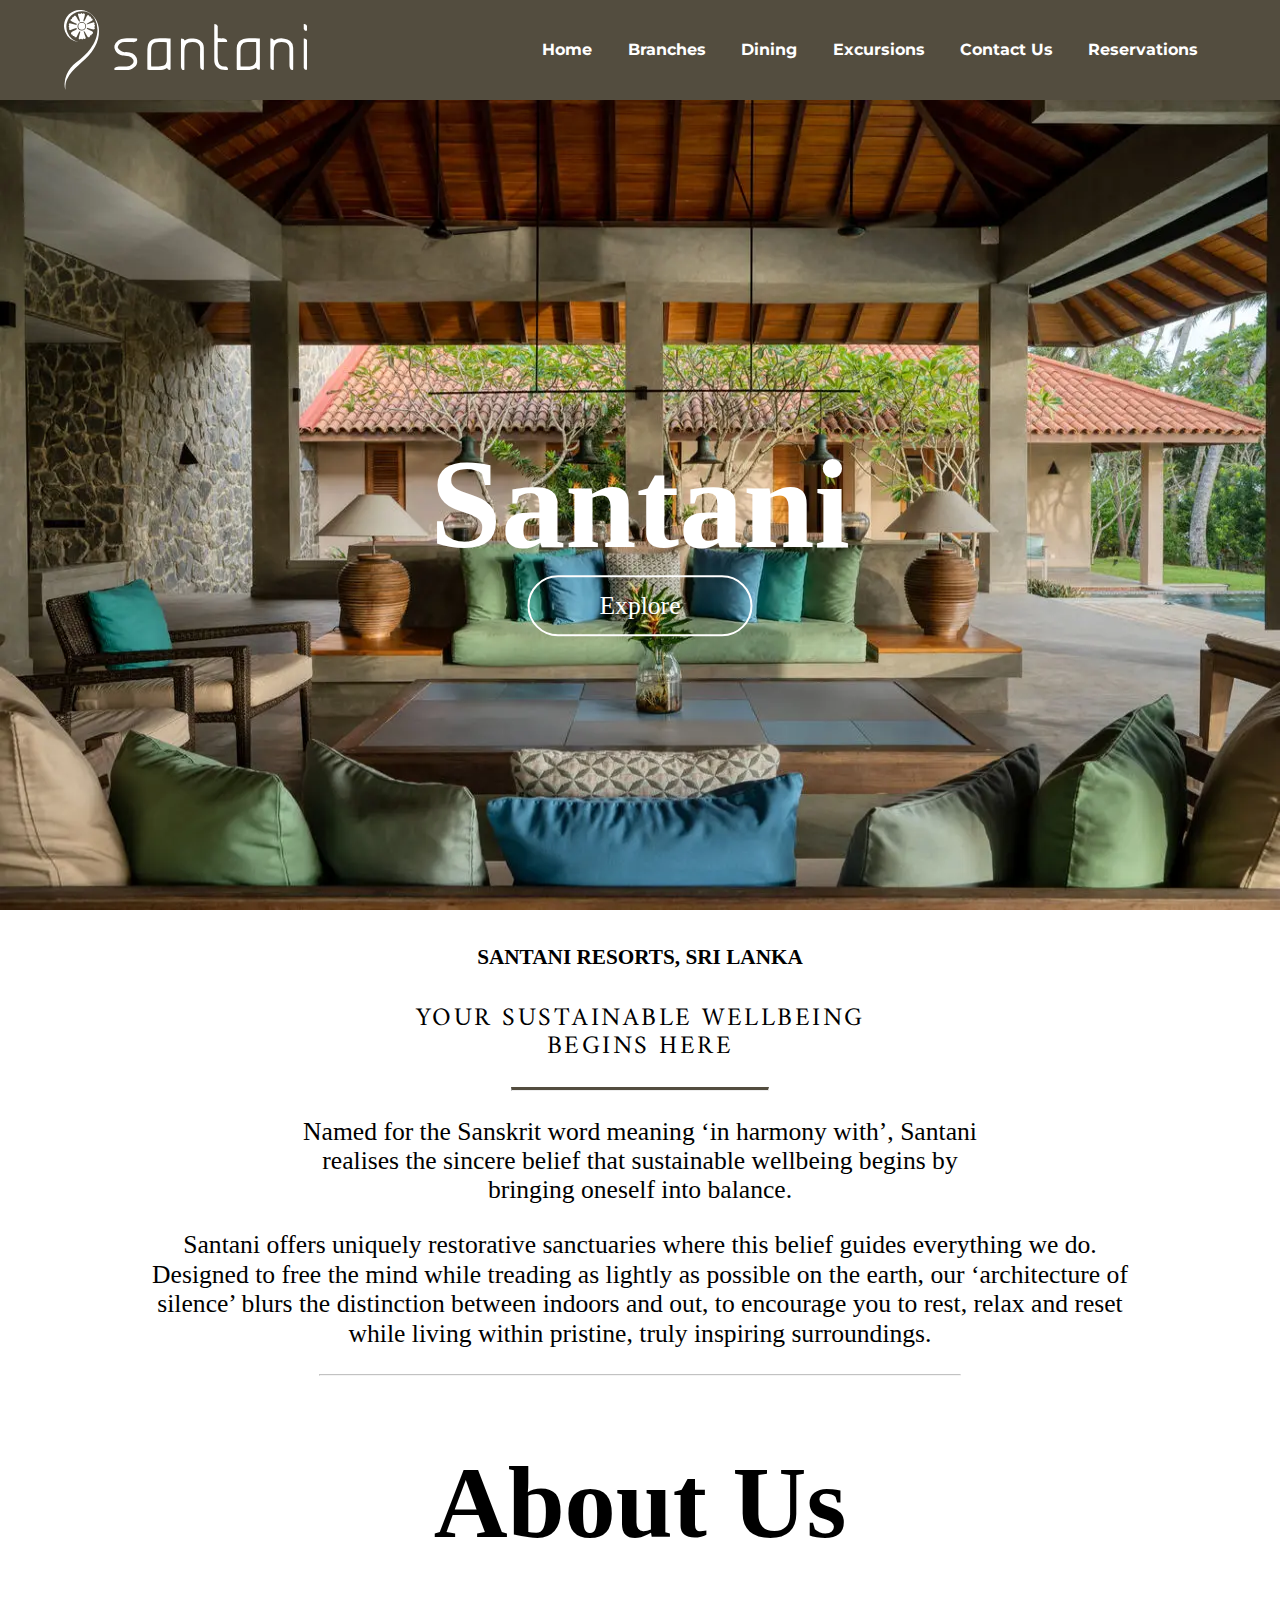
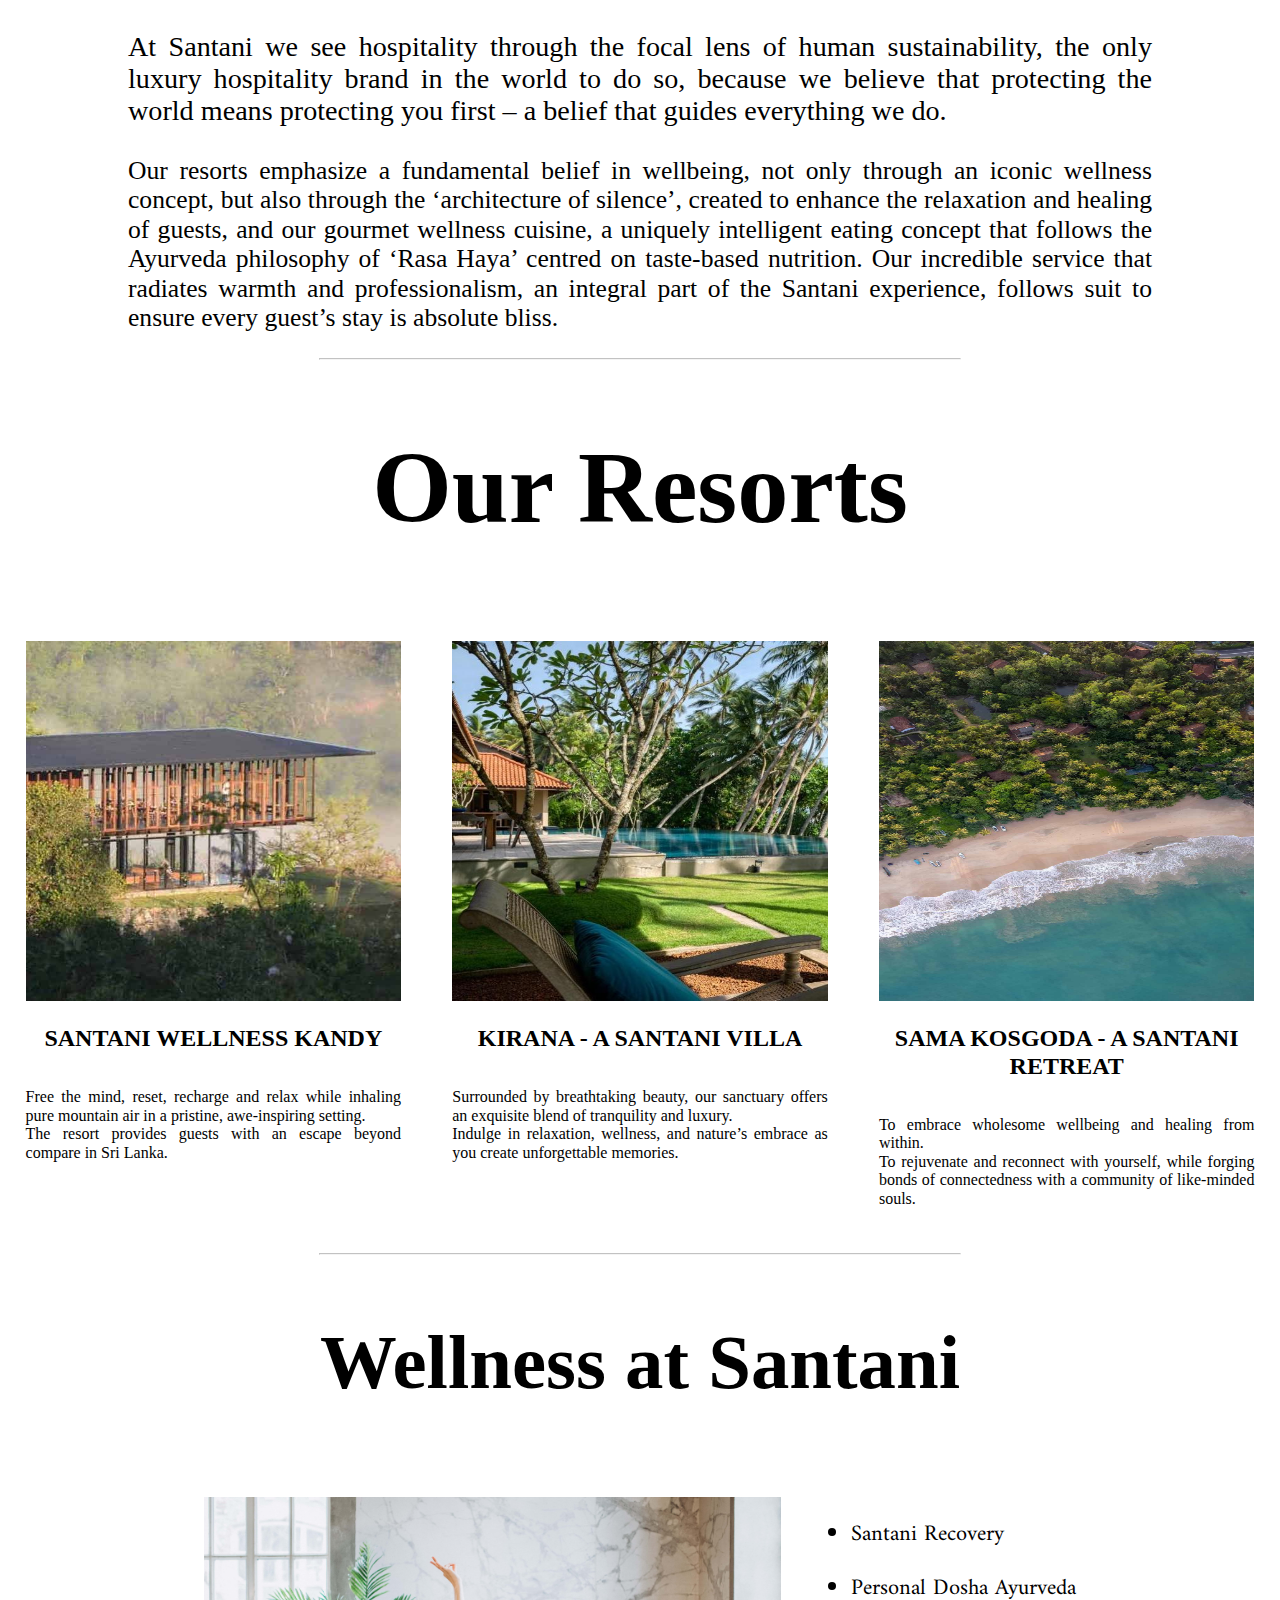
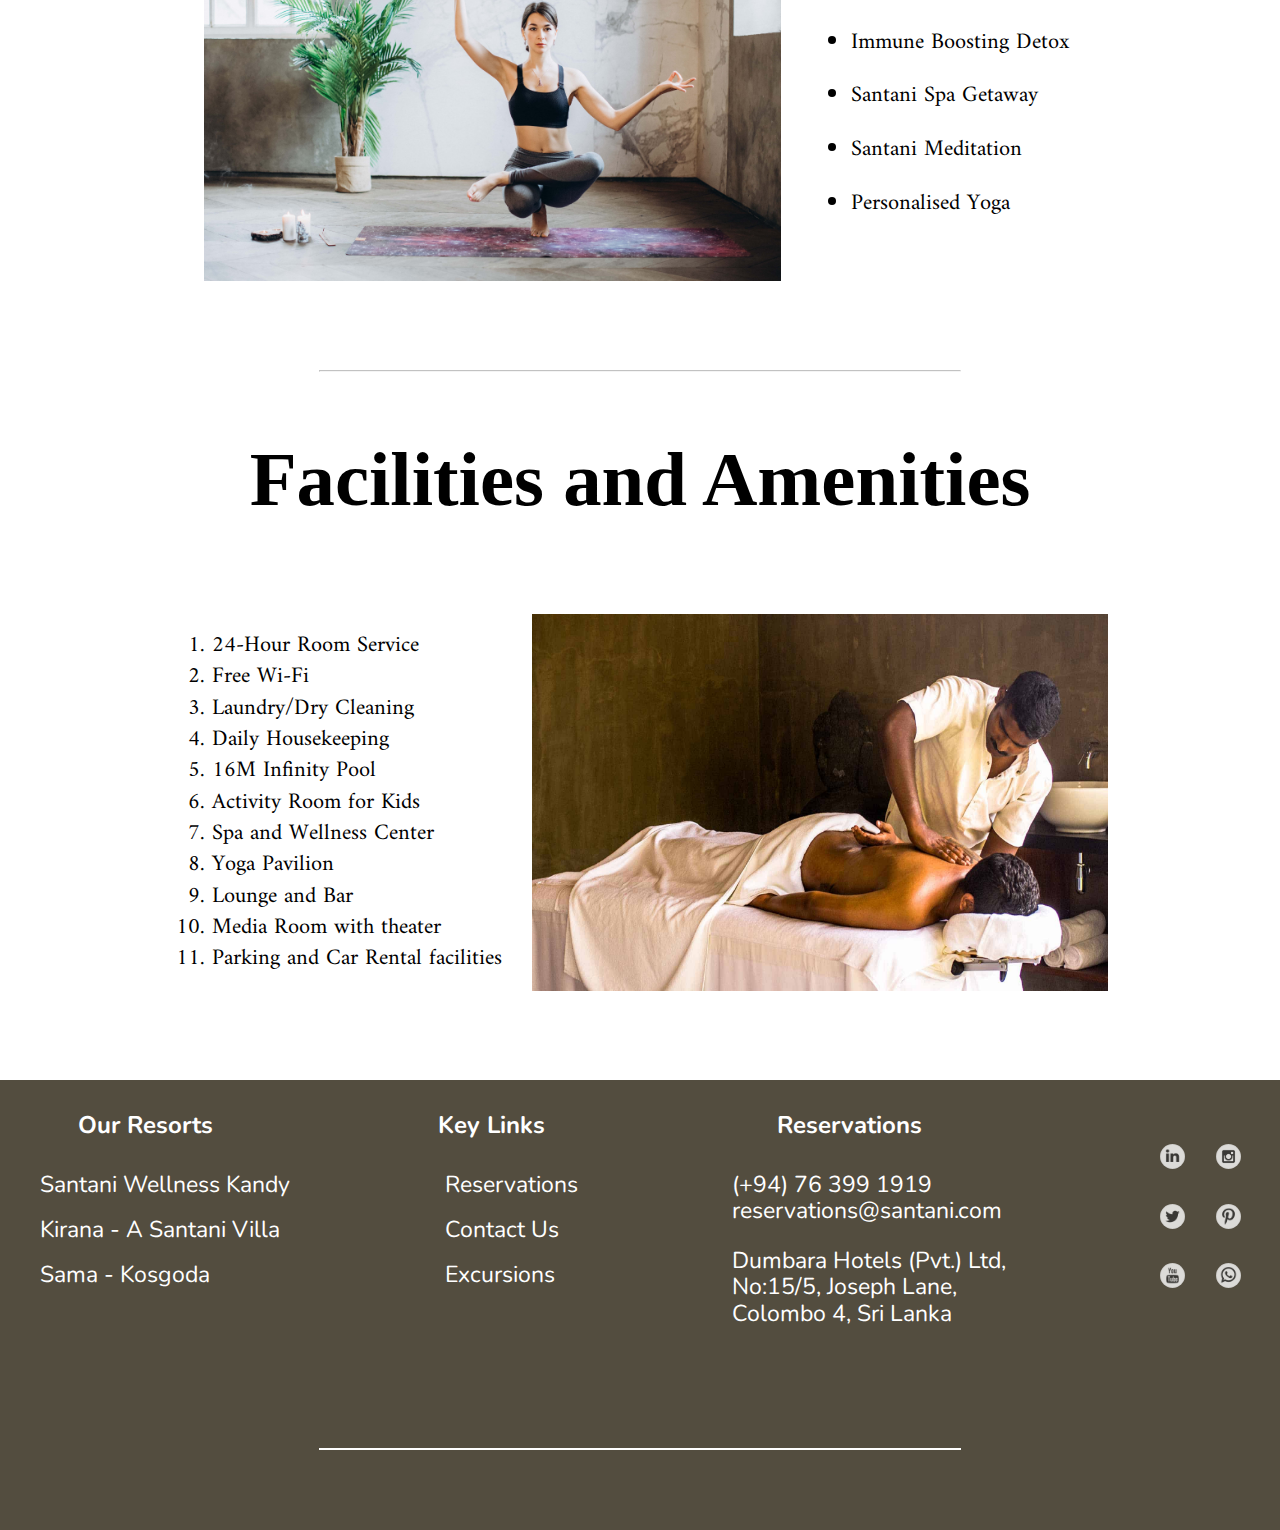
<file: index.html>
<!DOCTYPE html>
<html lang="en">
<head>
    <meta charset="UTF-8">
    <meta name="viewport" content="width=device-width, initial-scale=1.0">
    <link rel="apple-touch-icon" sizes="180x180" href="./favicon_package_v0/apple-touch-icon.png">
    <link rel="icon" type="image/png" sizes="32x32" href="./favicon_package_v0/favicon-32x32.png">
    <link rel="icon" type="image/png" sizes="16x16" href="./favicon_package_v0/favicon-16x16.png">
    <link rel="manifest" href="./favicon_package_v0/site.webmanifest">
    <link rel="mask-icon" href="./favicon_package_v0/safari-pinned-tab.svg" color="#5bbad5">
    <meta name="msapplication-TileColor" content="#2b5797">
    <meta name="theme-color" content="#ffffff">
    <link rel="stylesheet" href="./style.css">
    <link rel="stylesheet" href="./reset copy.css">
    <title>Home | Santani </title>
    
</head>
<body>
    <header>
        <nav>
            <input id="nav-toggle" type="checkbox">
            <section class="logo">
                <img src="./images/santani-logo.svg" alt="The Santani logo">
            </section>
            <ul class="links">
                <li class="active"><a href="./index.html">Home</a></li>
                <li><a href="./branches.html">Branches</a></li>
                <li><a href="./dining.html">Dining</a></li>
                <li><a href="./excursions.html">Excursions</a></li>
                <li><a href="./contact.html">Contact Us</a></li>
                <li><a href="./reservations.html">Reservations</a></li>
            </ul>
            <label for="nav-toggle" class="icon-burger">
                <div class="line"></div>
                <div class="line"></div>
                <div class="line"></div>
            </label>
        </nav>
        <section class="container">
            <section class="heading">Santani</section>
            
            <a href="#about" class="heading1">Explore</a>
            <img src="./images/home.png" alt="">
        </section>
    </header>
    <article>
        <!-- Intro -->
        <section class="para">
            <h5>SANTANI RESORTS, SRI LANKA</h5>
           
            <p class="para1">YOUR SUSTAINABLE WELLBEING <br> BEGINS HERE<p>
                <hr class="hr1">
            <p class="para2">Named for the Sanskrit word meaning ‘in harmony with’, Santani <br> realises the sincere belief that sustainable wellbeing begins by <br> bringing oneself into balance.</p>
            <p class="para3">
                Santani offers uniquely restorative sanctuaries where this belief guides everything we do. <br> Designed to free the mind while treading as lightly as possible on the earth, our ‘architecture of <br> silence’ blurs the distinction between indoors and out, to encourage you to rest, relax and reset <br> while living within pristine, truly inspiring surroundings.
            </p>
            <hr class="hr2">
        </section>
    </article>
    <article>
        <!-- About Us -->
        <section id="about">
            <h1>About Us</h1>
        </section>
        <section class="para4">
            <p>At Santani we see hospitality through the focal lens of human sustainability, the only luxury hospitality brand in the world to do so, because we believe that protecting the world means protecting you first – a belief that guides everything we do.</p>
        </section>
    </article>
    <article class="para5">
        <p>Our resorts emphasize a fundamental belief in wellbeing, not only through an iconic wellness concept, but also through the ‘architecture of silence’, created to enhance the relaxation and healing of guests, and our gourmet wellness cuisine, a uniquely intelligent eating concept that follows the Ayurveda philosophy of ‘Rasa Haya’ centred on taste-based nutrition. Our incredible service that radiates warmth and professionalism, an integral part of the Santani experience, follows suit to ensure every guest’s stay is absolute bliss.</p>
    </article>
    <hr class="hr2">
    <!--A brief intro to the 3 resorts-->
    <section class="h-resort">
        <h1>Our Resorts</h1>
    </section>
    <article>
        <section class="h-card1">
            <section class="card">
                <a href="./branches.html#sanK"><img src="./images/santani1.jpeg" alt="The santani wellness kandy main pavillion"></a>
                <h2>SANTANI WELLNESS KANDY</h2>
                <p>Free the mind, reset, recharge and relax while inhaling pure mountain air in a pristine, awe-inspiring setting.
                    <br>The resort provides guests with an escape beyond compare in Sri Lanka.</p>
            </section>

            <section class="card">
                <a href="./branches.html#sanB"><img src="./images/kirana1.jpeg" alt="The santani wellness kandy main pavillion"></a>
                <h2>KIRANA - A SANTANI VILLA</h2>
                <p>Surrounded by breathtaking beauty, our sanctuary offers an exquisite blend of tranquility and luxury.
                    <br>
                    Indulge in relaxation, wellness, and nature’s embrace as you create unforgettable memories.</p>
            </section>

            <section class="card">
                <a href="./branches.html#sanS"><img src="./images/sama 1.jpeg" alt="The santani wellness kandy main pavillion"></a>
                <h2>SAMA KOSGODA - A SANTANI RETREAT</h2>
                    <p>To embrace wholesome wellbeing and healing from within. 
                        <br>To rejuvenate and reconnect with yourself, while forging bonds of connectedness with a community of like-minded souls.</p>
            </section>
        </section>
    </article>
    <hr class="hr3">
    <!--The Wellness programs made using an unordered list-->
    <section class="h-ulist"><h2>Wellness at Santani</h2></section>
    <article>
        <section class="ulist">
            <img class="img1" src="./images/yoga2.jpg" alt="A lady doing a yoga position">
            <section class="list1">
                <ul type="disc">
                    <li>
                        <p>Santani Recovery </p>
                    </li>
                    <li>
                        <p>Personal Dosha Ayurveda </p>
                    </li>
                    <li>
                        <p>Immune Boosting Detox</p>
                    </li>
                    <li>
                        <p>Santani Spa Getaway</p>
                    </li>
                    <li>
                        <p>Santani Meditation</p>
                    </li>
                    <li>
                        <p>Personalised Yoga</p>
                    </li>
                </ul>
            </section>
        </section>
    </article>
    <hr class="hr2">
    <!-- The lst depicting the facilities at Santani -->
    <section class="h-olist"><h2>Facilities and Amenities</h2></section>
    <section class="olist1">
    <ol>
        <li>24-Hour Room Service</li>
        <li>Free Wi-Fi</li>
        <li>Laundry/Dry Cleaning</li>
        <li>Daily Housekeeping</li>
        <li>16M Infinity Pool</li>
        <li>Activity Room for Kids</li>
        <li>Spa and Wellness Center</li>
        <li>Yoga Pavilion</li>
        <li>Lounge and Bar</li>
        <li>Media Room with theater</li>
        <li>Parking and Car Rental facilities</li>
    </ol>

        <img class="img1" src="./images/spa.png" alt="An image of a spa treatment done at Santani">
    </section>

    <!-- Footer -->
    <footer>
        <section class="footer-wrapper">
            <section class="b-footer-link1">
                <h4 class="foothead">Our Resorts</h4> 
                <ul>
                    <li>
                       <a href="./branches.html#sanK" target="_blank">Santani Wellness Kandy</a>
                    </li> <br>
                    <li>
                        <a href="./branches.html#sanB" target="_blank">Kirana - A Santani Villa</a>
                    </li> <br>
                    <li>
                        <a href="./branches.html#sanS" target="_blank">Sama - Kosgoda</a>
                    </li> <br>
                </ul>
            </section>
            <section class="b-footer-link2">
                <h4 class="foothead">Key Links</h4>
                <ul>
                    <li>
                        <a href="./reservations.html">Reservations</a>
                    </li> <br>
                    <li>
                        <a href="./contact.html">Contact Us</a>
                    </li> <br>
                    <li>
                        <a href="./excursions.html">Excursions</a>
                    </li> <br>
                </ul>
            </section>
            <section class="b-footer-end">
                <h4 class="foothead">Reservations</h4>
                <ul>
                    <li><a href="tel:(+94) 76 399 1919 ">(+94) 76 399 1919 </a></li>
                    <li><a href="mailto:reservations@santani.com">reservations@santani.com</a></li>
                    <li><a href="https://goo.gl/maps/asEp6X1gUYSYBFAx8"><p>Dumbara Hotels (Pvt.) Ltd,<br>No:15/5, Joseph Lane,<br>Colombo 4, Sri Lanka</p></a></li>
                </ul>
            </section>
            <section class="socials">
                <a href="https://www.linkedin.com/company/santani/" target="_blank"><img src="./logos/linkdin logo.jpeg" alt="linkedin logo"></a>
                <a href="https://instagram.com/santani_wellness?igshid=MzRlODBiNWFlZA==" target="_blank"><img src="./logos/instagram logo.jpeg" alt="instagram logo"></a>
                <a href="https://twitter.com/Santani_lk" target="_blank"><img src="./logos/twitter logo .jpeg" alt="twitter logo"></a>
                <a href="https://www.pinterest.com/santaniresortandspa/" target="_blank"><img src="./logos/pinterest logo.jpeg" alt="pintrest logo"></a>
                <a href="https://www.youtube.com/@SantaniWellnessKandy" target="_blank"><img src="./logos/yt logo.jpeg" alt="youtube logo"></a>
                <a href="https://api.whatsapp.com/send/?phone=94763991919&text&type=phone_number&app_absent=0" target="_blank"><img src="./logos/whatsapp logo.jpeg" alt="whatsapp logo"></a>
            </section>
            </section>
        </section>
        <hr>
        <!-- All images were taken from https://www.santani.com/ -->
    </footer>
</body>
</html>
</file>
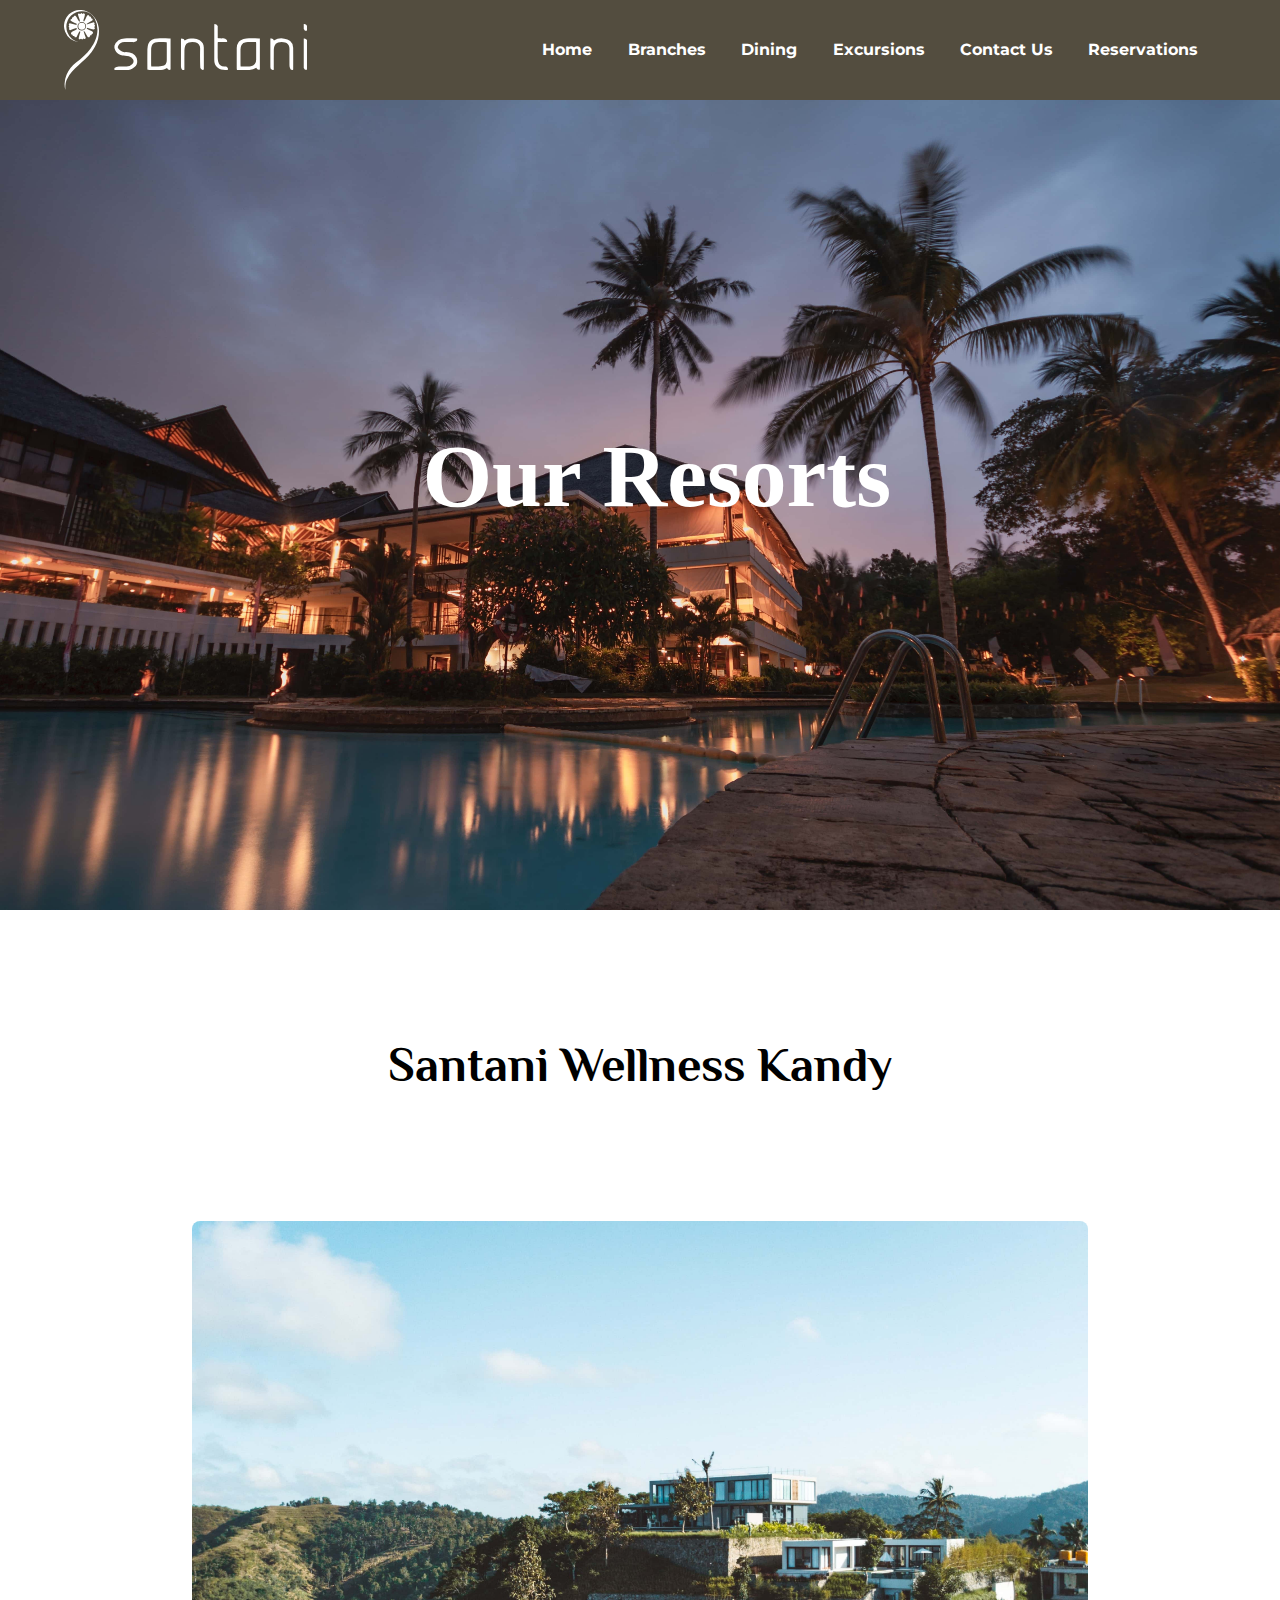
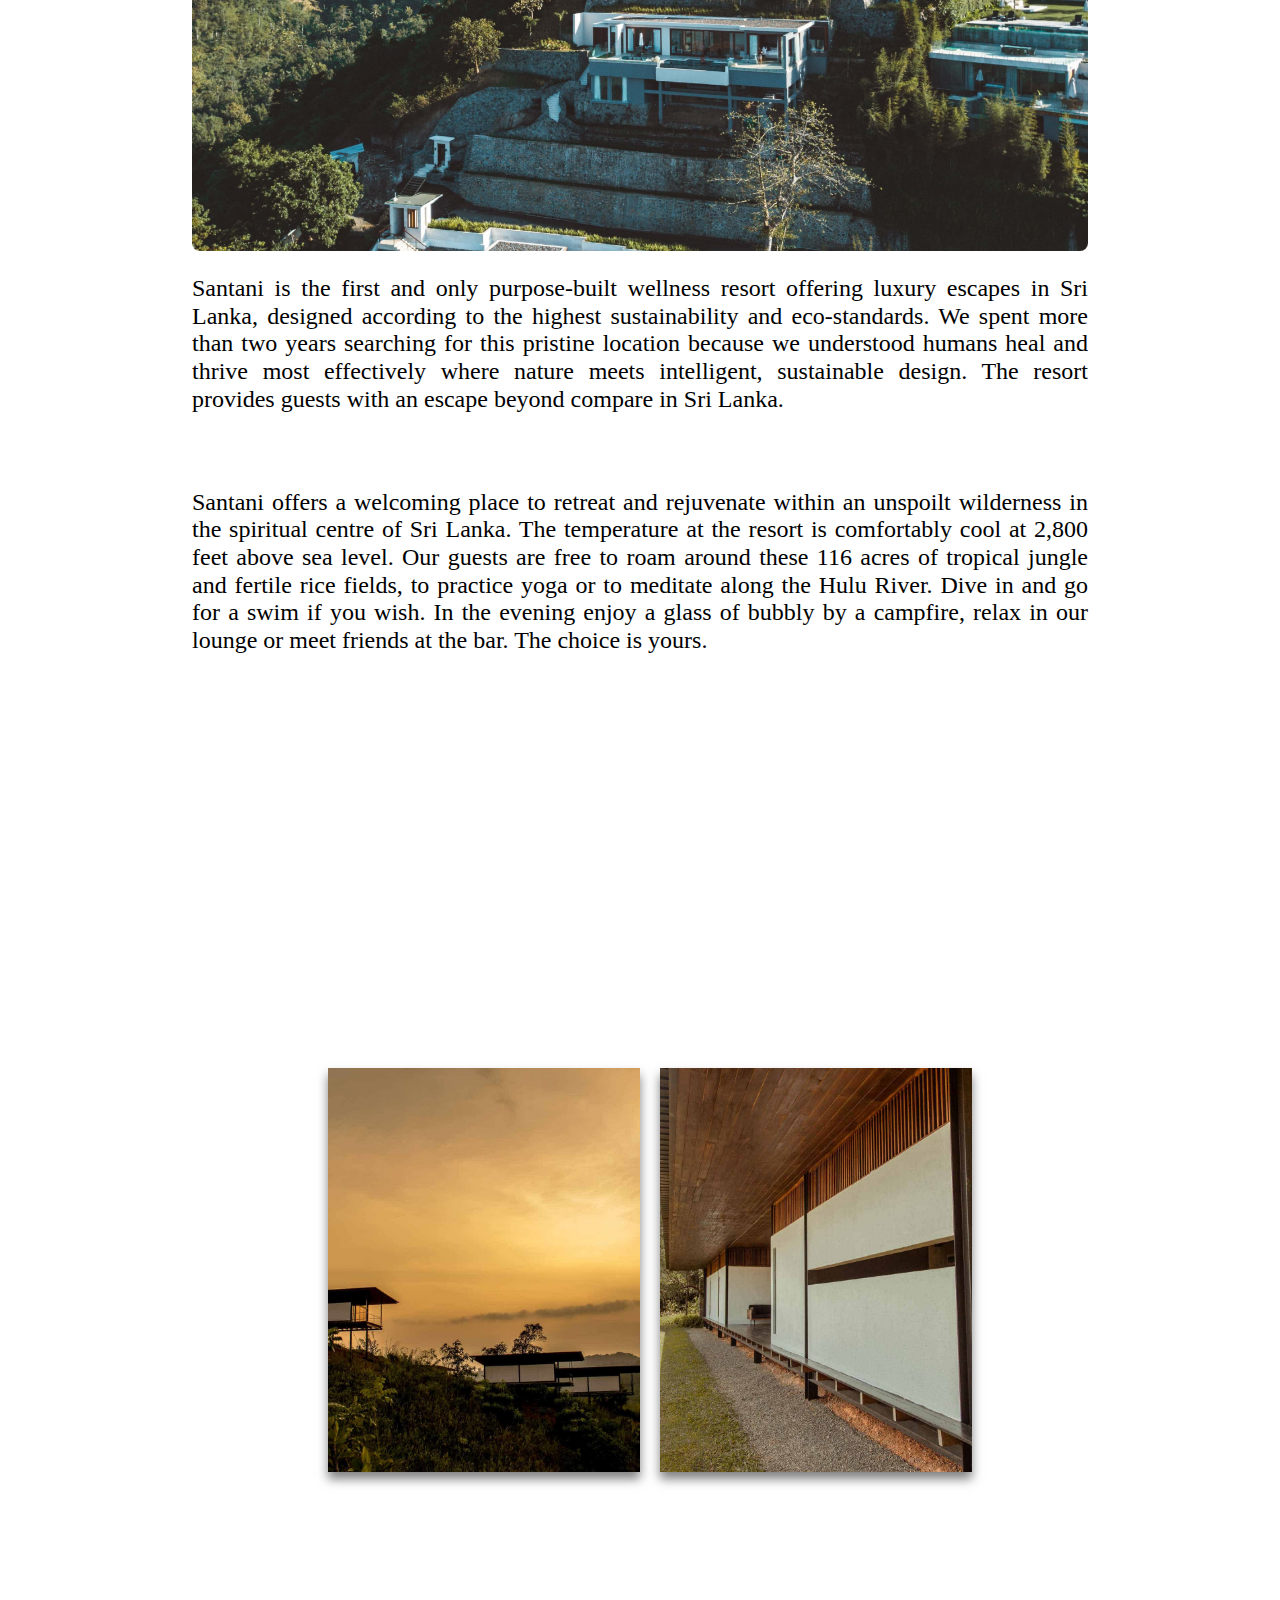
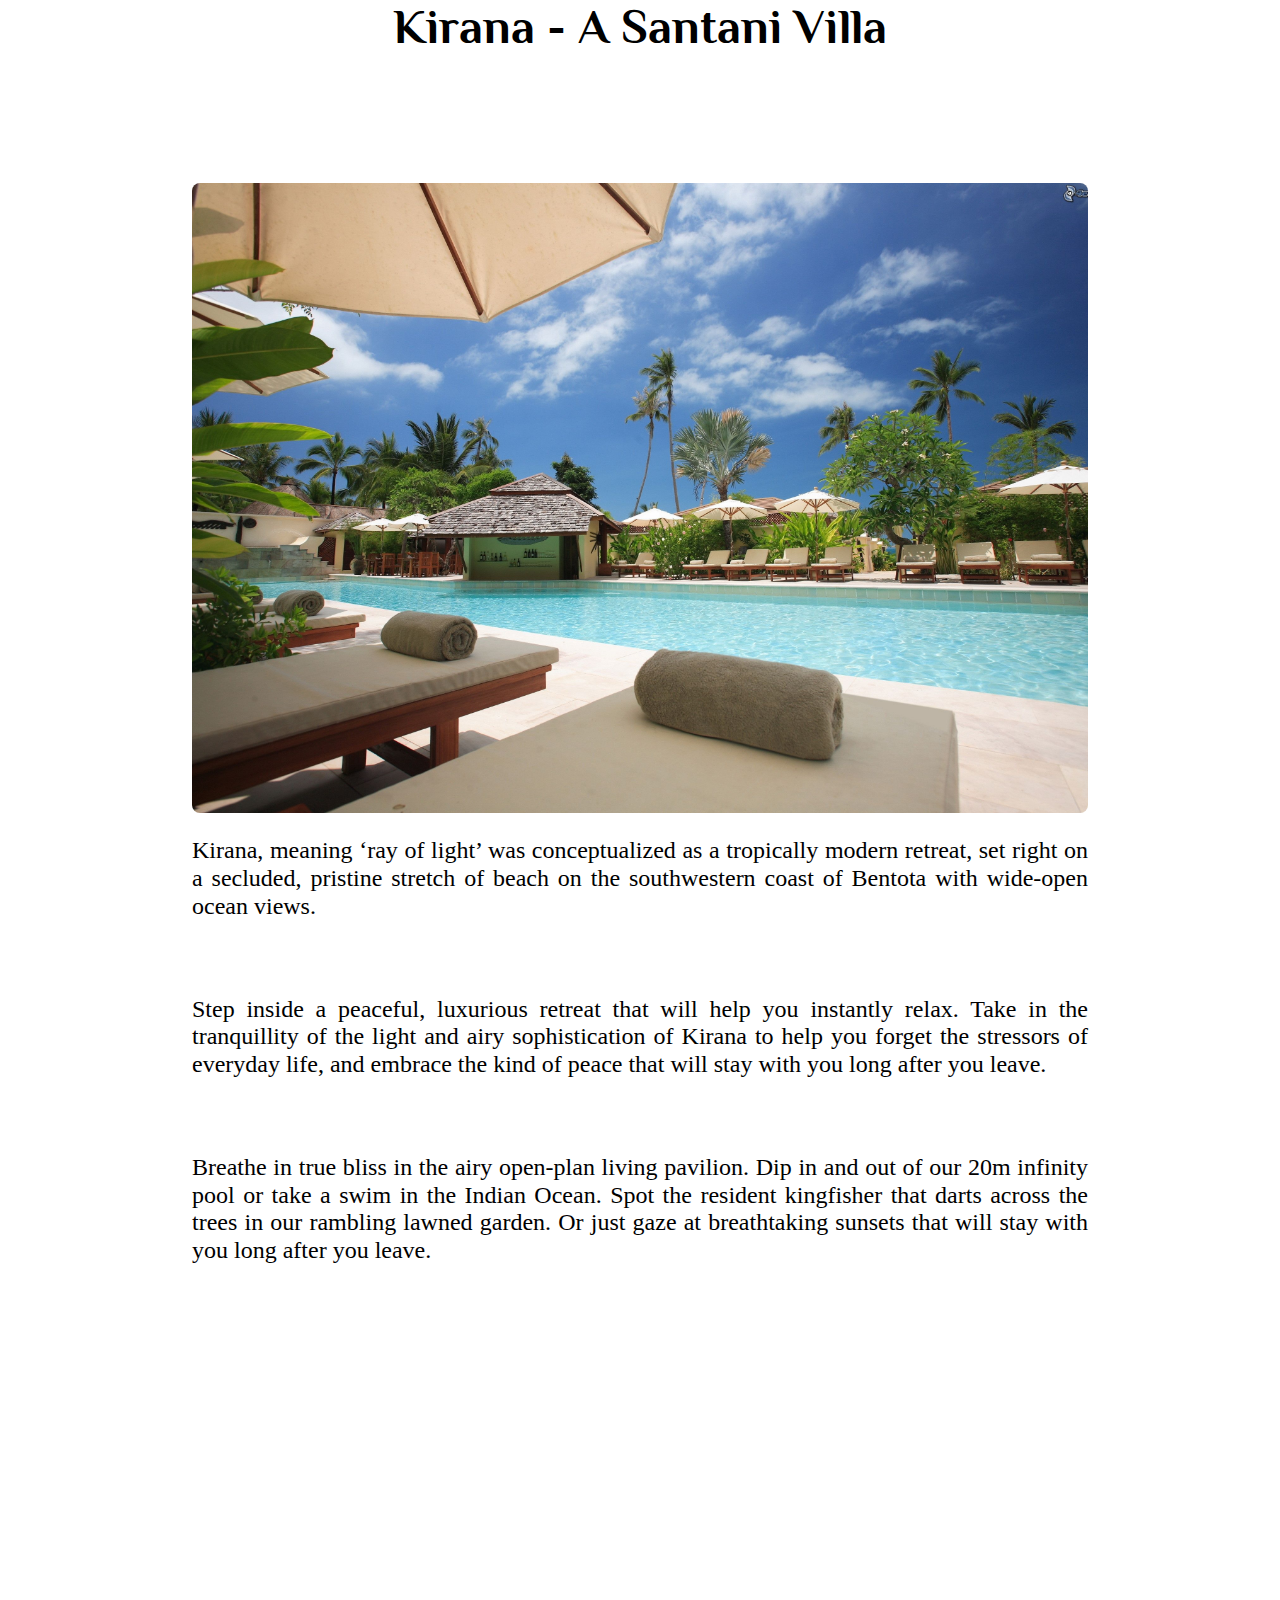
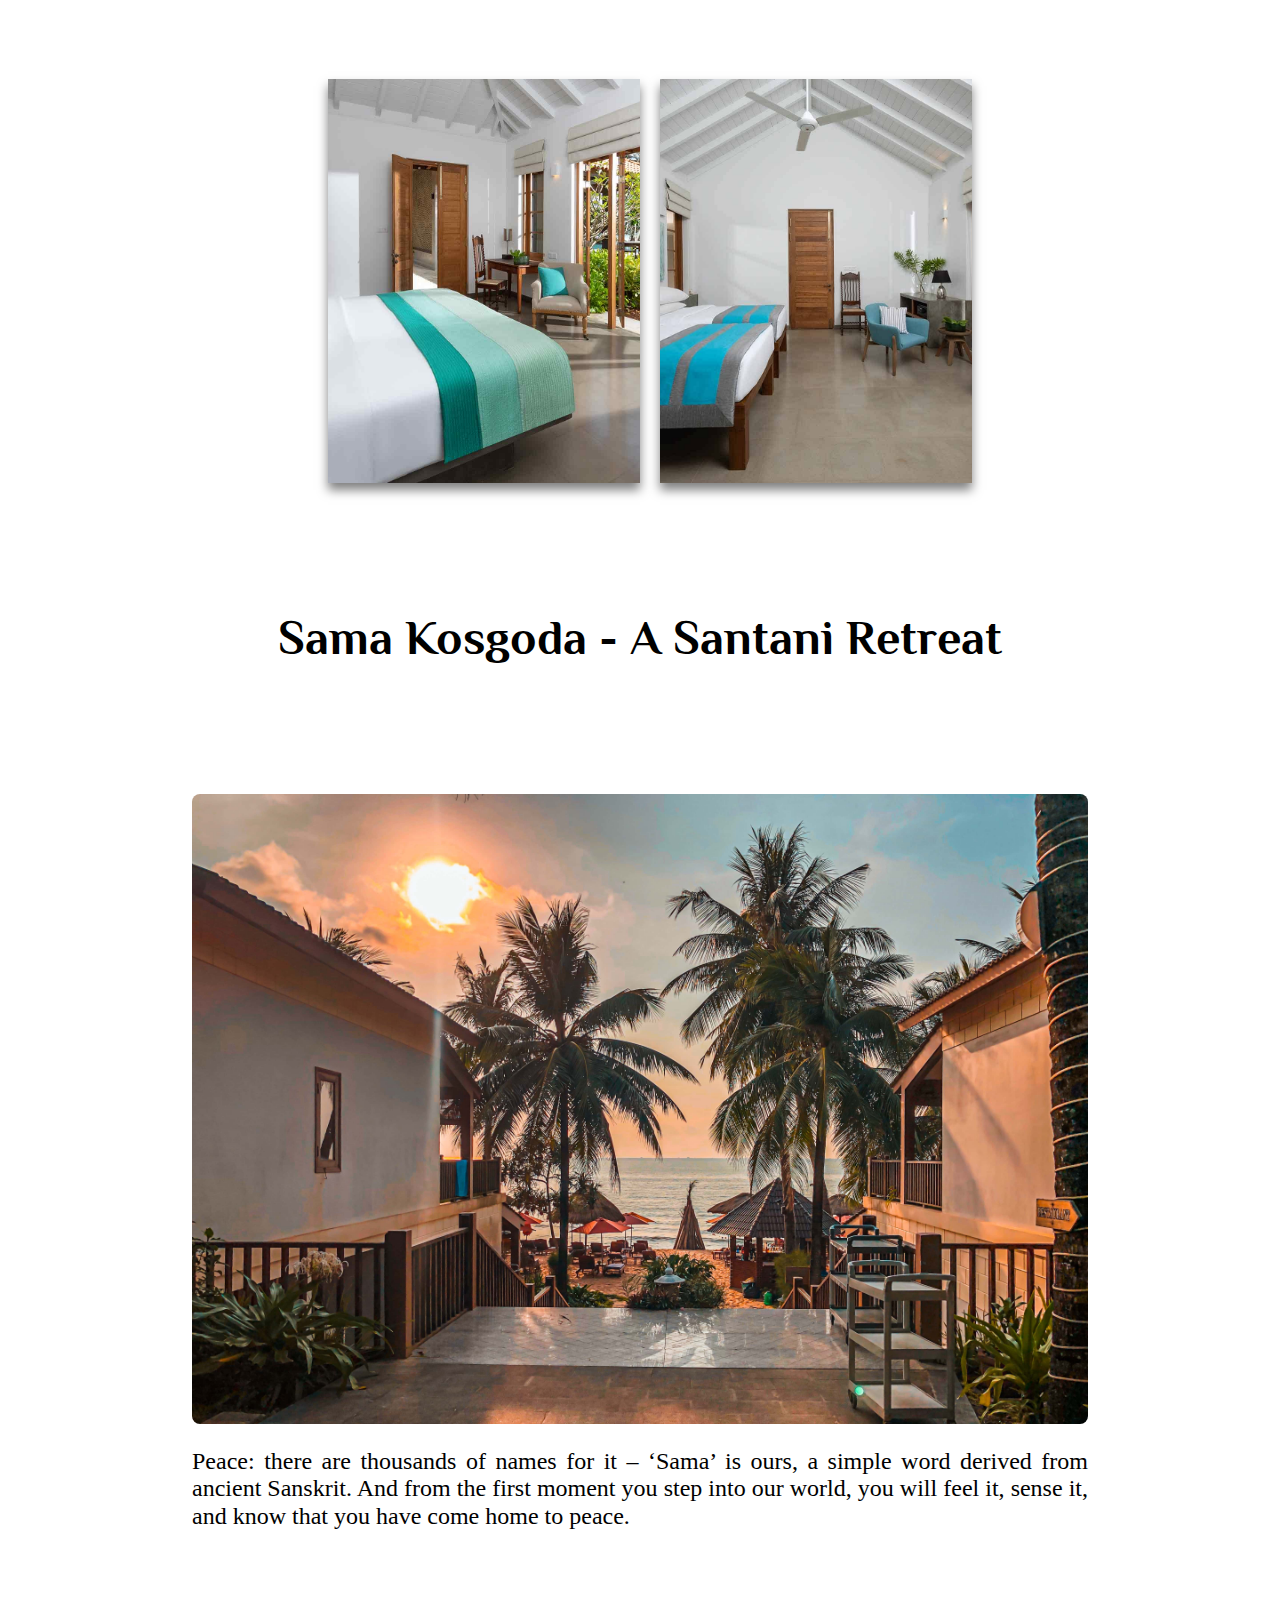
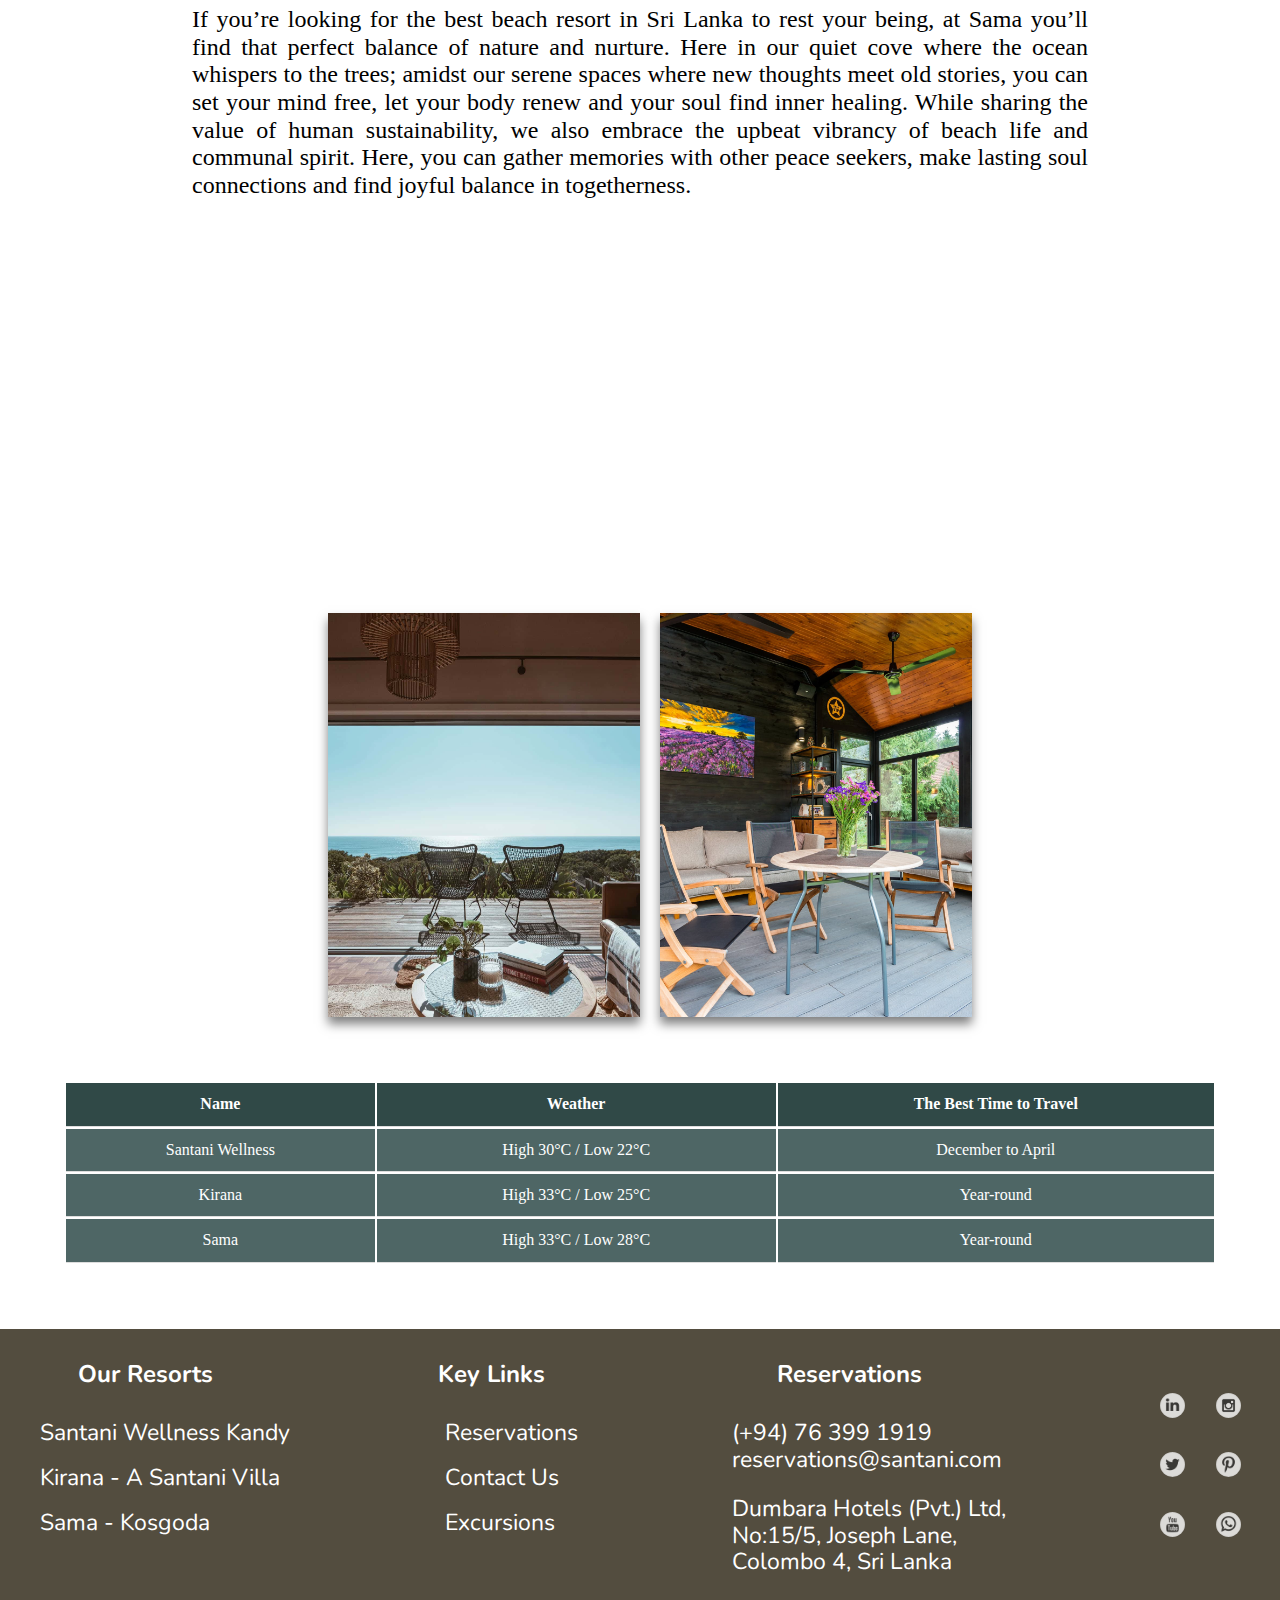
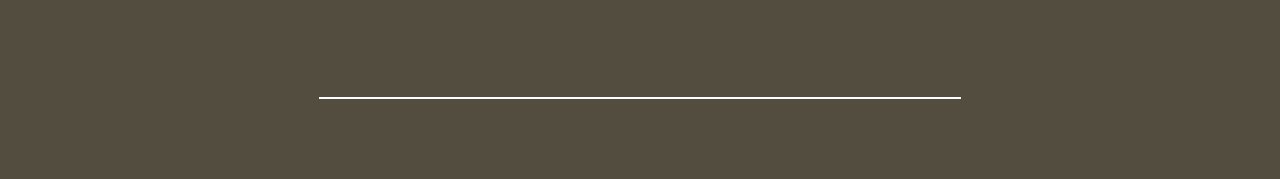
<file: branches.html>
<!DOCTYPE html>
<html lang="en">
<head>
    <meta charset="UTF-8">
    <meta name="viewport" content="width=device-width, initial-scale=1.0">
    <link rel="apple-touch-icon" sizes="180x180" href="./favicon_package_v0/apple-touch-icon.png">
    <link rel="icon" type="image/png" sizes="32x32" href="./favicon_package_v0/favicon-32x32.png">
    <link rel="icon" type="image/png" sizes="16x16" href="./favicon_package_v0/favicon-16x16.png">
    <link rel="manifest" href="./favicon_package_v0/site.webmanifest">
    <link rel="mask-icon" href="./favicon_package_v0/safari-pinned-tab.svg" color="#5bbad5">
    <meta name="msapplication-TileColor" content="#2b5797">
    <meta name="theme-color" content="#ffffff">
    <link rel="stylesheet" href="./reset copy.css" type="text/css">
    <link rel="stylesheet" href="./style.css" type="text/css">
    <title>Resorts | Santani</title>
</head>
<body>
    <header>
        <nav>
            <input id="nav-toggle" type="checkbox">
            <section class="logo">
                <img src="./images/santani-logo.svg" alt="The Santani logo">
            </section>
            <ul class="links">
                <li><a href="./index.html">Home</a></li>
                <li class="active"><a href="./branches.html">Branches</a></li>
                <li><a href="./dining.html">Dining</a></li>
                <li><a href="./excursions.html">Excursions</a></li>
                <li><a href="./contact.html">Contact Us</a></li>
                <li><a href="./reservations.html">Reservations</a></li>
            </ul>
            <label for="nav-toggle" class="icon-burger">
                <section class="line"></section>
                <section class="line"></section>
                <section class="line"></section>
            </label>
        </nav>
        <section class="container">
            <section class="r-heading">Our Resorts</section>
            <img src="./images/Resortsmain.jpg" alt="The view of the hotel from the pool">
        </section>
    </header>
    <!--Santani wellness kandy resort-->
    <section class="r-container" id="r-def">
        <section class="case">
            <h1 id="sanK">Santani Wellness Kandy</h1>
        </section>
        <section class="left1" alt="Chalets on a mountain"></section>
        
    </section>
    <section class="r-para">
        <p>Santani is the first and only purpose-built wellness resort offering luxury escapes in Sri Lanka, designed according to the highest sustainability and eco-standards. We spent more than two years searching for this pristine location because we understood humans heal and thrive most effectively where nature meets intelligent, sustainable design. The resort provides guests with an escape beyond compare in Sri Lanka.</p>
       <br>
       <p>Santani offers a welcoming place to retreat and rejuvenate within an unspoilt wilderness in the spiritual centre of Sri Lanka. The temperature at the resort is comfortably cool at 2,800 feet above sea level. Our guests are free to roam around these 116 acres of tropical jungle and fertile rice fields, to practice yoga or to meditate along the Hulu River. Dive in and go for a swim if you wish. In the evening enjoy a glass of bubbly by a campfire, relax in our lounge or meet friends at the bar. The choice is yours.</p>
    </section>
    <section class="r-map">
        <iframe src="https://www.google.com/maps/embed?pb=!1m18!1m12!1m3!1d3956.978966377253!2d80.73988067505749!3d7.356253812926183!2m3!1f0!2f0!3f0!3m2!1i1024!2i768!4f13.1!3m3!1m2!1s0x3ae35e1685711245%3A0x5519317a382dac34!2sSantani%20Wellness%20Kandy!5e0!3m2!1sen!2slk!4v1693540861744!5m2!1sen!2slk"  style="border:0;" allowfullscreen="" loading="lazy" referrerpolicy="no-referrer-when-downgrade"></iframe>
    </section>
    <!-- The rooms -->
    <section class="wrapper1">
        <section class="r-card">
            <img src="./images/mountainviewchalet.jpeg" alt="The mountan view chalets">
            <section class="info1">
                <h1>Mountain View Chalet</h1>
            </section>
        </section>
       
        <section class="r-card">
            <img src="./images/gardenviewchalet.jpeg" alt="The garden view chalet">
            <section class="info1">
                <h1>Garden View Chalet</h1>
            </section>
        </section>
       </section>
    </section>
    <!-- Kirana -->
    <section class="r-container"  id="r-def">
        <section class="case">
            <h1 id="sanB">Kirana - A Santani Villa</h1>
        </section>
        <section class="left2" alt="The sunbeds on the side of the pool"></section>
        
    </section>
    <section class="r-para">
        <p>
        Kirana, meaning ‘ray of light’ was conceptualized as a tropically modern retreat, set right on a secluded, pristine stretch of beach on the southwestern coast of Bentota with wide-open ocean views. 
       </p>
       <br>
       <p>Step inside a peaceful, luxurious retreat that will help you instantly relax. Take in the tranquillity of the light and airy sophistication of Kirana to help you forget the stressors of everyday life, and embrace the kind of peace that will stay with you long after you leave.</p>
       <br>
       <p>Breathe in true bliss in the airy open-plan living pavilion. Dip in and out of our 20m infinity pool or take a swim in the Indian Ocean. Spot the resident kingfisher that darts across the trees in our rambling lawned garden. Or just gaze at breathtaking sunsets that will stay with you long after you leave.</p>
    </section>
    <section class="r-map">
      <iframe src="https://www.google.com/maps/embed?pb=!1m18!1m12!1m3!1d3964.947811847504!2d80.00206837505289!3d6.400726324577795!2m3!1f0!2f0!3f0!3m2!1i1024!2i768!4f13.1!3m3!1m2!1s0x3ae22fa1154b9bf1%3A0xee75109ac516dab3!2sKirana%20-%20A%20Santani%20Villa!5e0!3m2!1sen!2slk!4v1693543663789!5m2!1sen!2slk" style="border:0;" allowfullscreen="" loading="lazy" referrerpolicy="no-referrer-when-downgrade"></iframe>
    </section>
     <!--The rooms of the bentota branch-->
    <section class="wrapper1">
        <section class="r-card">
            <img src="./images/master suite.jpeg" alt="The king bed of the master suite">
            <section class="info1">
                <h1>Master Suite</h1>
            </section>
        </section>
        <section class="r-card">
            <img src="./images/family suite.jpeg" alt="Twin beds in the family suite">
            <section class="info1">
                <h1>Family Suite</h1>
            </section>
        </section>
    </section>
    <!-- Sama -->
    <section class="r-container"  id="r-def">
        <section class="case">
            <h1 id="sanS">Sama Kosgoda - A Santani Retreat</h1>
        </section>
        <section class="left3" alt="A beach villa surrounded by coconut trees"></section>
            
    </section>
    <section class="r-para">
        <p>Peace: there are thousands of names for it – ‘Sama’ is ours, a simple word derived from ancient Sanskrit. And from the first moment you step into our world, you will feel it, sense it, and know that you have come home to peace.</p>
        <br>
        <p>If you’re looking for the best beach resort in Sri Lanka to rest your being, at Sama you’ll find that perfect balance of nature and nurture. Here in our quiet cove where the ocean whispers to the trees; amidst our serene spaces where new thoughts meet old stories, you can set your mind free, let your body renew and your soul find inner healing. While sharing the value of human sustainability, we also embrace the upbeat vibrancy of beach life and communal spirit. Here, you can gather memories with other peace seekers, make lasting soul connections and find joyful balance in togetherness.</p>
    </section>        
    <section class="r-map">
       <iframe src="https://www.google.com/maps/embed?pb=!1m18!1m12!1m3!1d3965.5564893478727!2d80.02932287505251!3d6.32183532547389!2m3!1f0!2f0!3f0!3m2!1i1024!2i768!4f13.1!3m3!1m2!1s0x3ae22b8387652129%3A0xcde3f76f5f847f81!2sSAMA%20-%20A%20Santani%20Retreat!5e0!3m2!1sen!2slk!4v1693544101032!5m2!1sen!2slk"  style="border:0;" allowfullscreen="" loading="lazy" referrerpolicy="no-referrer-when-downgrade"></iframe>
    </section>
    <!-- The rooms -->
    <section class="wrapper1">
        <section class="r-card">
            <img src="./images/private villa.jpeg" alt="The balcony of the private villa">
            <section class="info1">
                <h1>Private Villa</h1>
            </section>
        </section>
       
        <section class="r-card">
            <img src="./images/shared villa.jpeg" alt="The livving room of the shared villa">
            <section class="info1">
                <h1>Shared Villa</h1>
            </section>
        </section>
       </section>
    </section>
    <!--A table depicting the location, weather and best time to travel to the branches--> 
    <section class="r-table">
        <table>
            <thead id="heading">
                <th>Name</th>
                <th>Weather</th>
                <th>The Best Time to Travel</th>
            </thead>
            <tr>
            <td>Santani Wellness</td>
            <td>High 30°C / Low 22°C</td>
            <td>December to April</td>
            </tr>
            <tr>
                <td>Kirana</td>
                <td>High 33°C / Low 25°C</td>
                <td>Year-round</td>
            </tr>
            <tr>
                <td>Sama</td>
                <td>High 33°C / Low 28°C</td>
                <td>Year-round</td>
            </tr>
        </table>
    </section>
    <!-- Footer -->
    <footer>
        <section class="footer-wrapper">
            <section class="b-footer-link1">
                <h4 class="foothead">Our Resorts</h4> 
                <ul>
                    <li>
                       <a href="./branches.html#sanK" target="_blank">Santani Wellness Kandy</a>
                    </li> <br>
                    <li>
                        <a href="./branches.html#sanB" target="_blank">Kirana - A Santani Villa</a>
                    </li> <br>
                    <li>
                        <a href="./branches.html#sanS" target="_blank">Sama - Kosgoda</a>
                    </li> <br>
                </ul>
            </section>
            <section class="b-footer-link2">
                <h4 class="foothead">Key Links</h4>
                <ul>
                    <li>
                        <a href="./reservations.html">Reservations</a>
                    </li> <br>
                    <li>
                        <a href="./contact.html">Contact Us</a>
                    </li> <br>
                    <li>
                        <a href="./excursions.html">Excursions</a>
                    </li> <br>
                </ul>
            </section>
            <section class="b-footer-end">
                <h4 class="foothead">Reservations</h4>
                <ul>
                    <li><a href="tel:(+94) 76 399 1919 ">(+94) 76 399 1919 </a></li>
                    <li><a href="mailto:reservations@santani.com">reservations@santani.com</a></li>
                    <li><a href="https://goo.gl/maps/asEp6X1gUYSYBFAx8"><p>Dumbara Hotels (Pvt.) Ltd,<br>No:15/5, Joseph Lane,<br>Colombo 4, Sri Lanka</p></a></li>
                </ul>
            </section>
            <section class="socials">
                <a href="https://www.linkedin.com/company/santani/" target="_blank"><img src="./logos/linkdin logo.jpeg" alt="linkedin logo"></a>
                <a href="https://instagram.com/santani_wellness?igshid=MzRlODBiNWFlZA==" target="_blank"><img src="./logos/instagram logo.jpeg" alt="instagram logo"></a>
                <a href="https://twitter.com/Santani_lk" target="_blank"><img src="./logos/twitter logo .jpeg" alt="twitter logo"></a>
                <a href="https://www.pinterest.com/santaniresortandspa/" target="_blank"><img src="./logos/pinterest logo.jpeg" alt="pintrest logo"></a>
                <a href="https://www.youtube.com/@SantaniWellnessKandy" target="_blank"><img src="./logos/yt logo.jpeg" alt="youtube logo"></a>
                <a href="https://api.whatsapp.com/send/?phone=94763991919&text&type=phone_number&app_absent=0" target="_blank"><img src="./logos/whatsapp logo.jpeg" alt="whatsapp logo"></a>
            </section>
            </section>
        </section>
        <hr>
        <!-- 1.The view of the hotel from the pool was taken from https://www.amayaresorts.com/
             2. The Santani logo, The mountan view chalets, The garden view chalets, The king bed of the master suite, The king bed of the garden suite and twin beds in the family suite were taken from https://www.santani.com/ -->
    </footer>
</body>
</html>
</file>
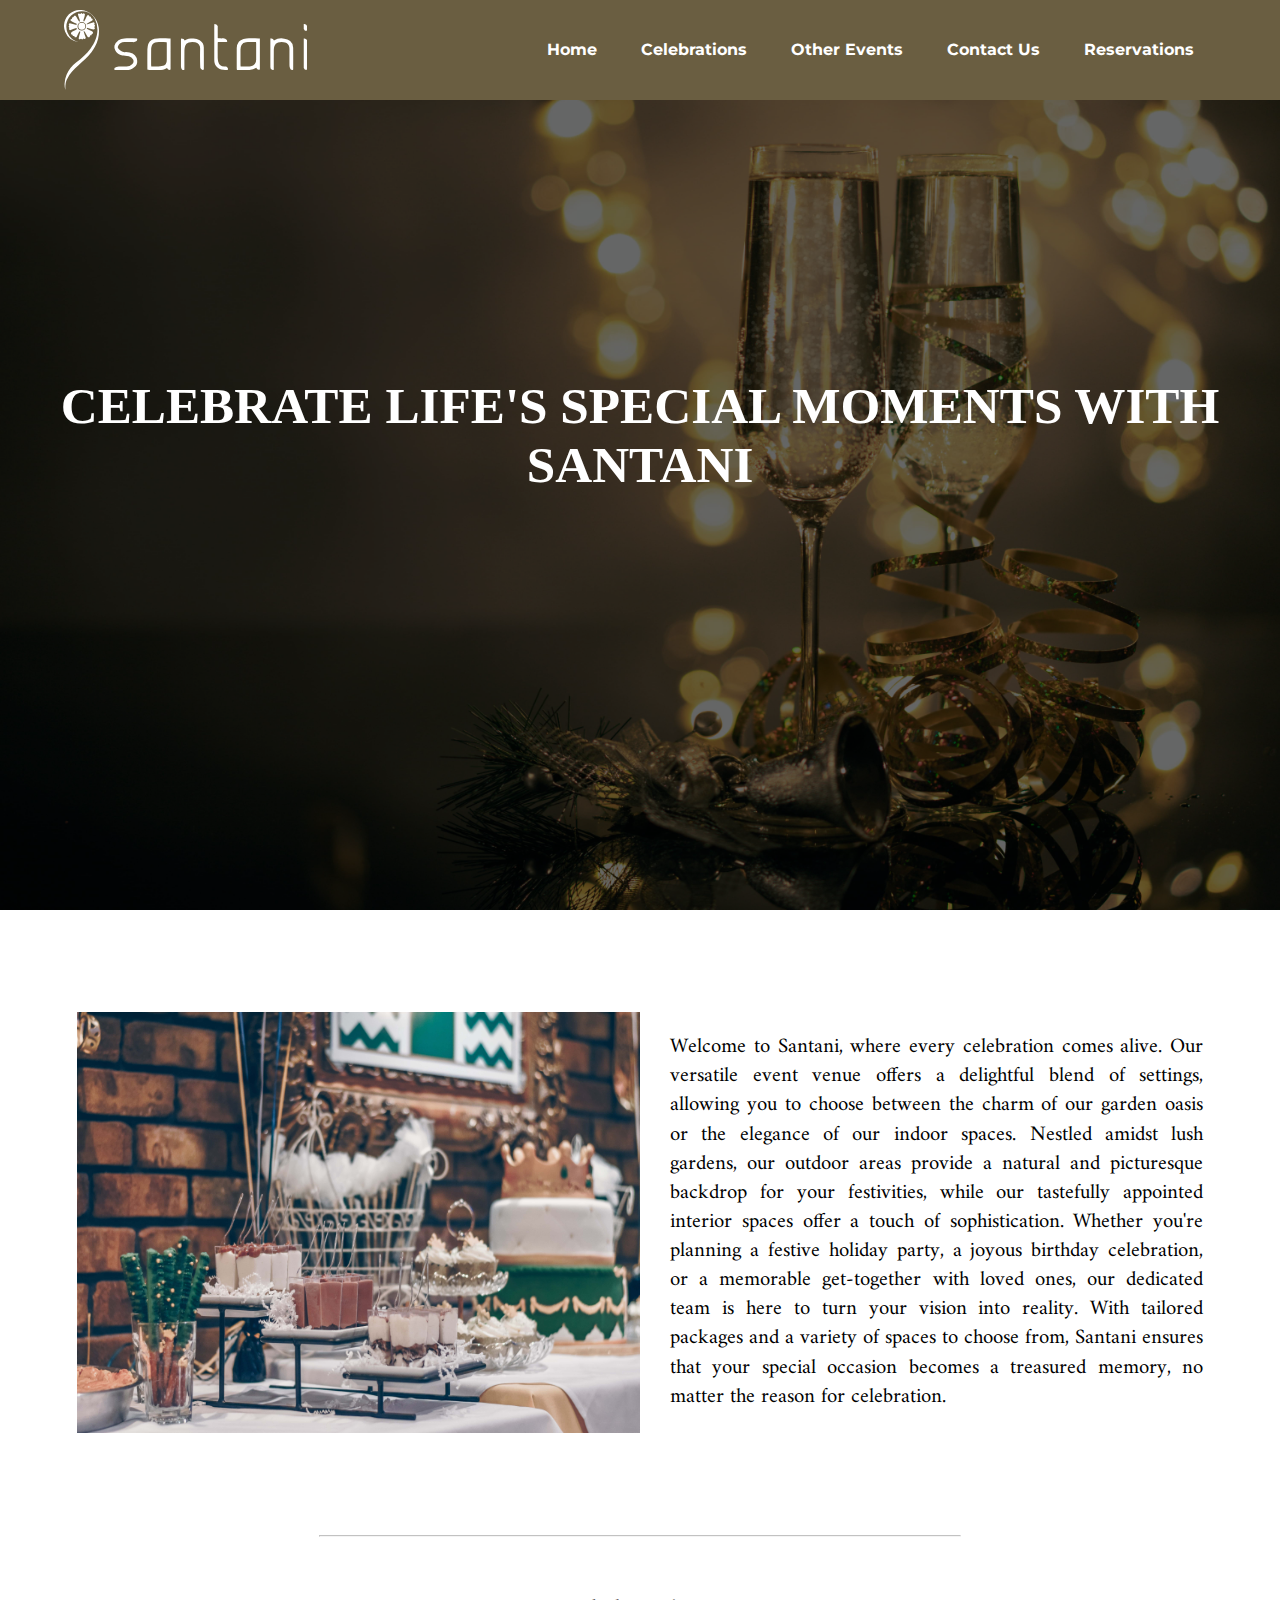
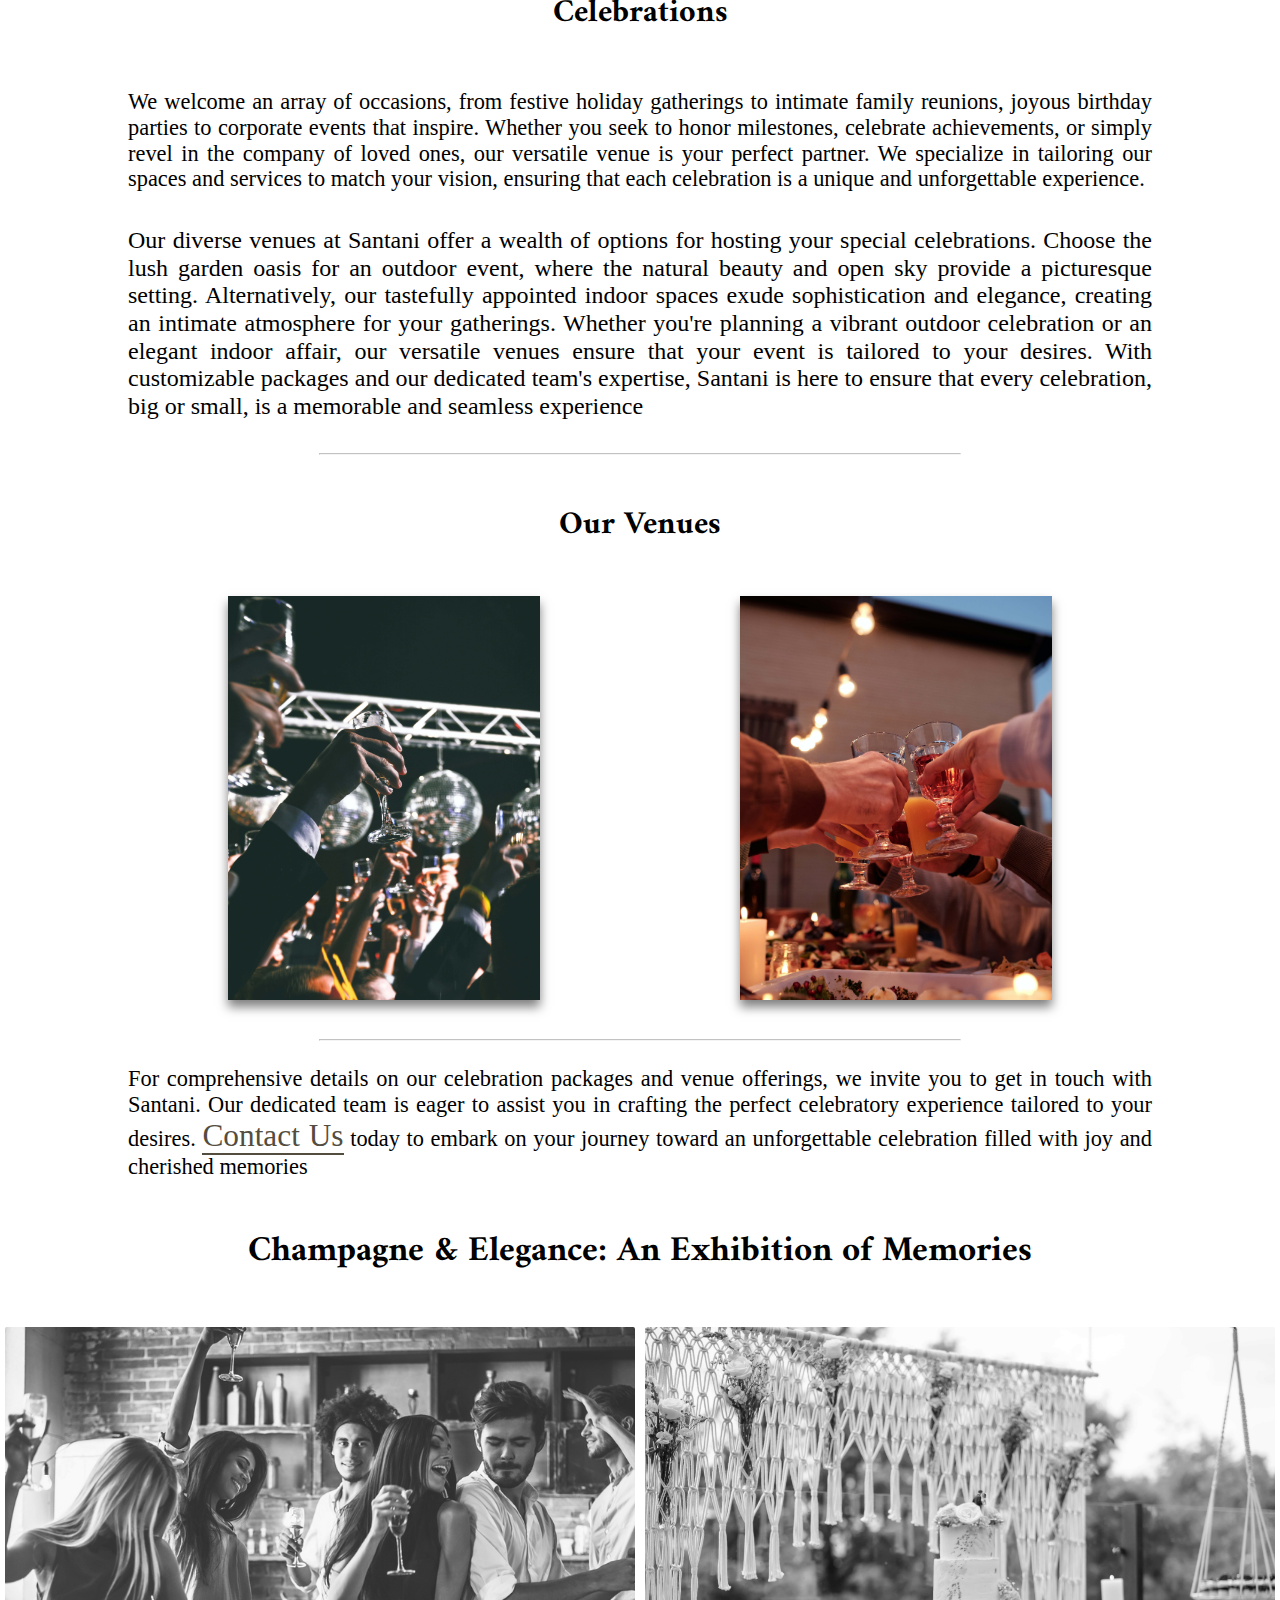
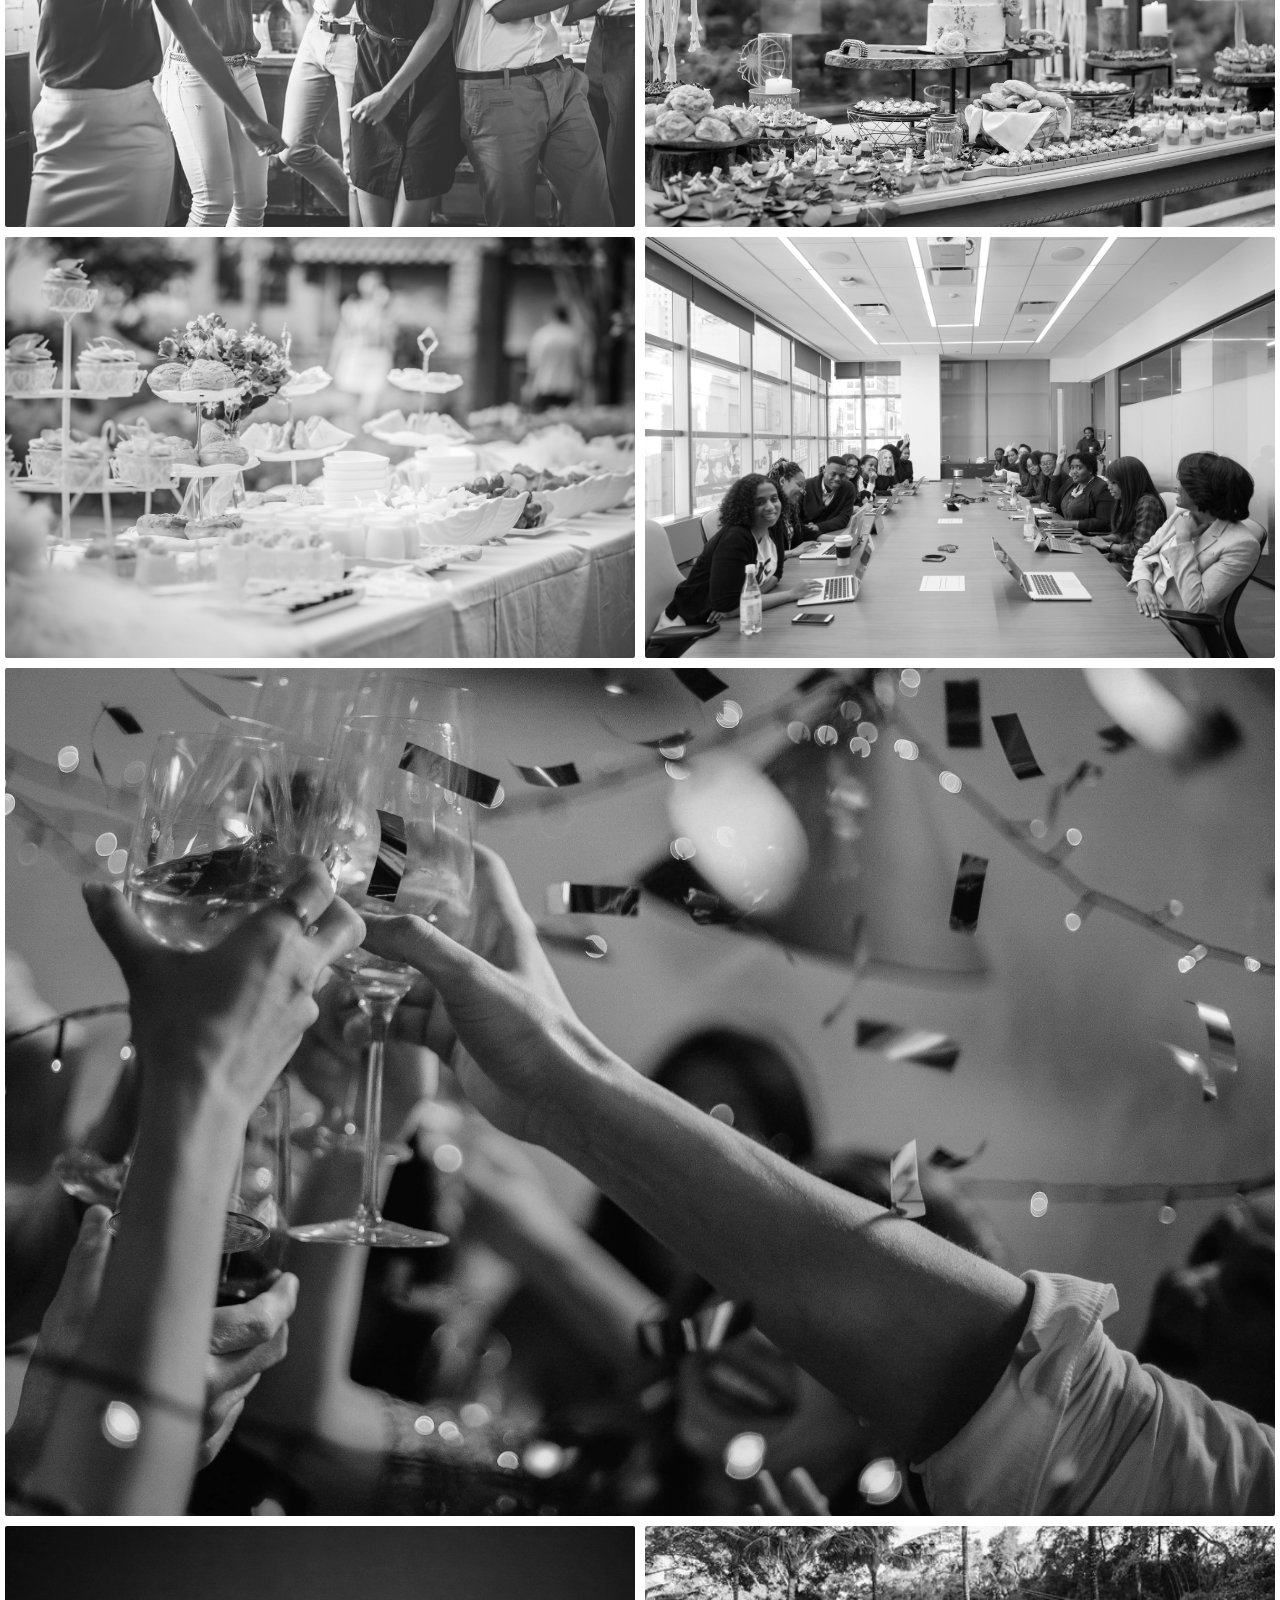
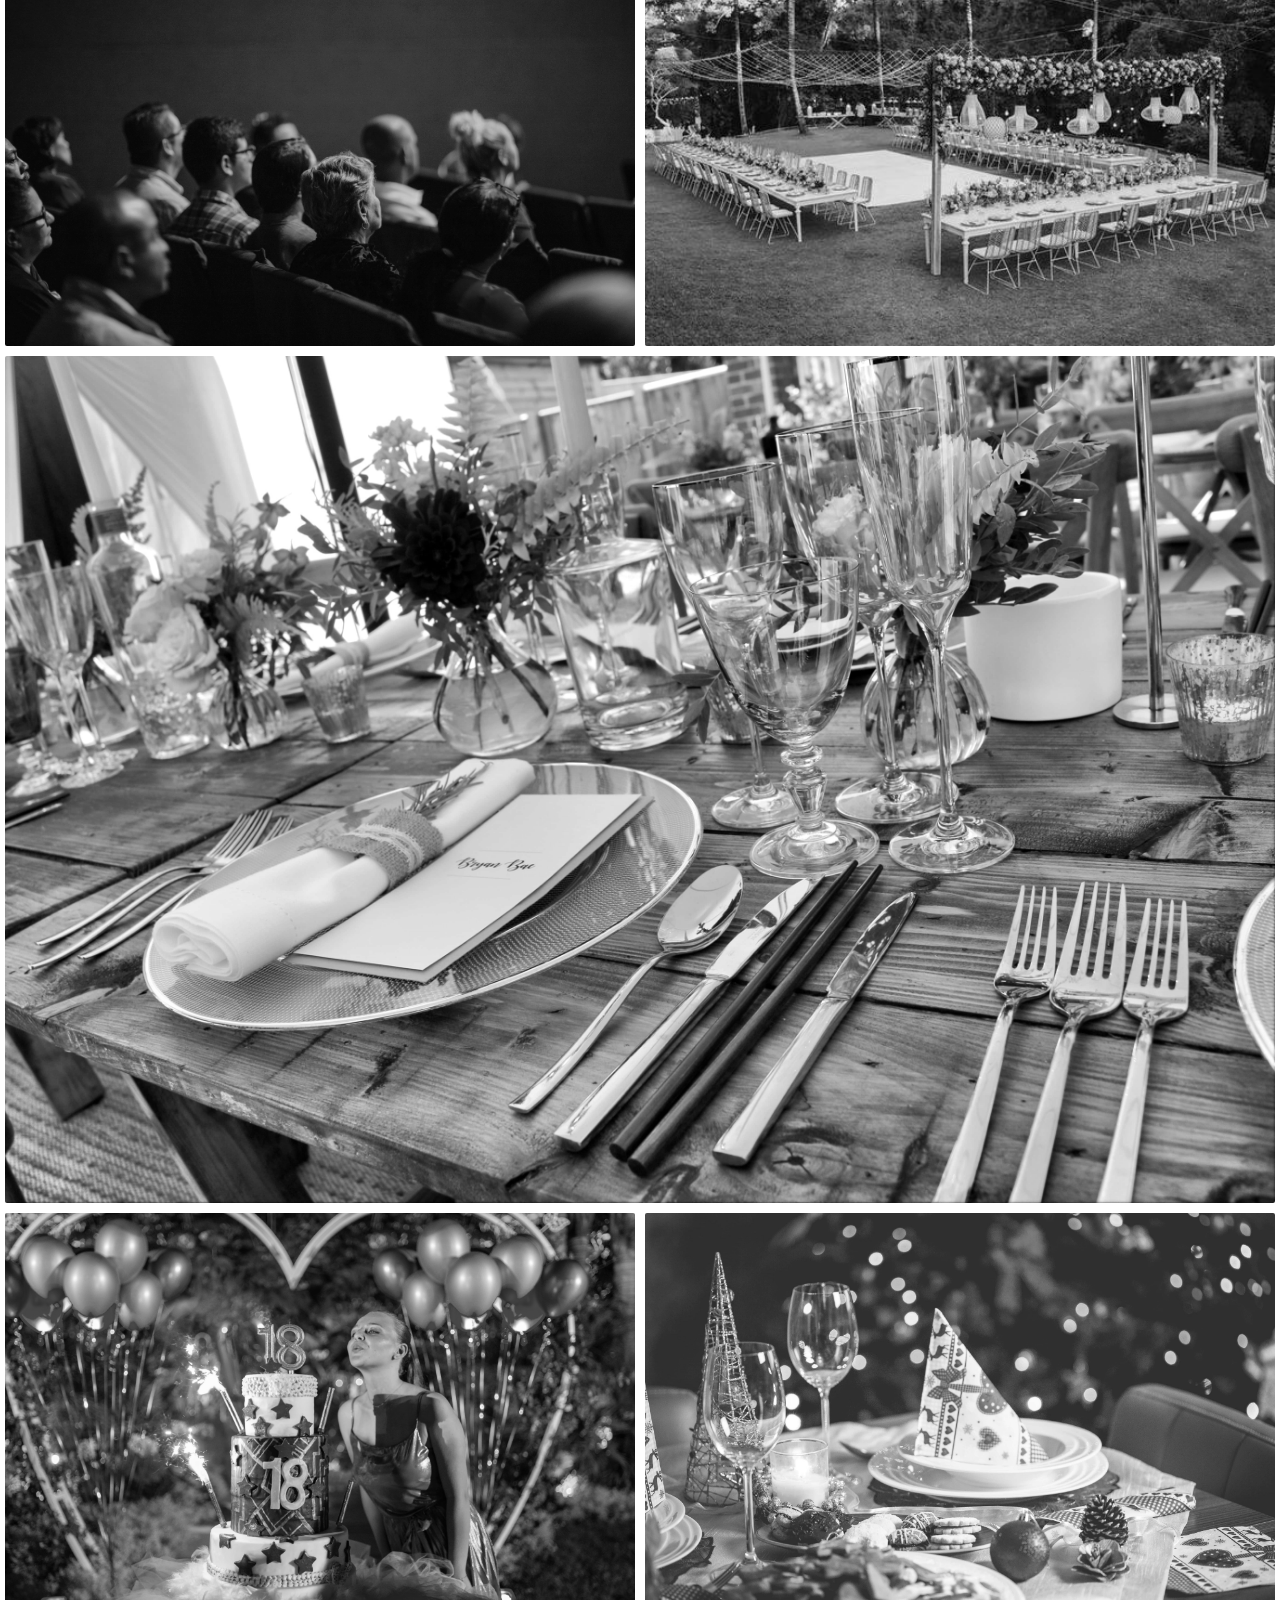
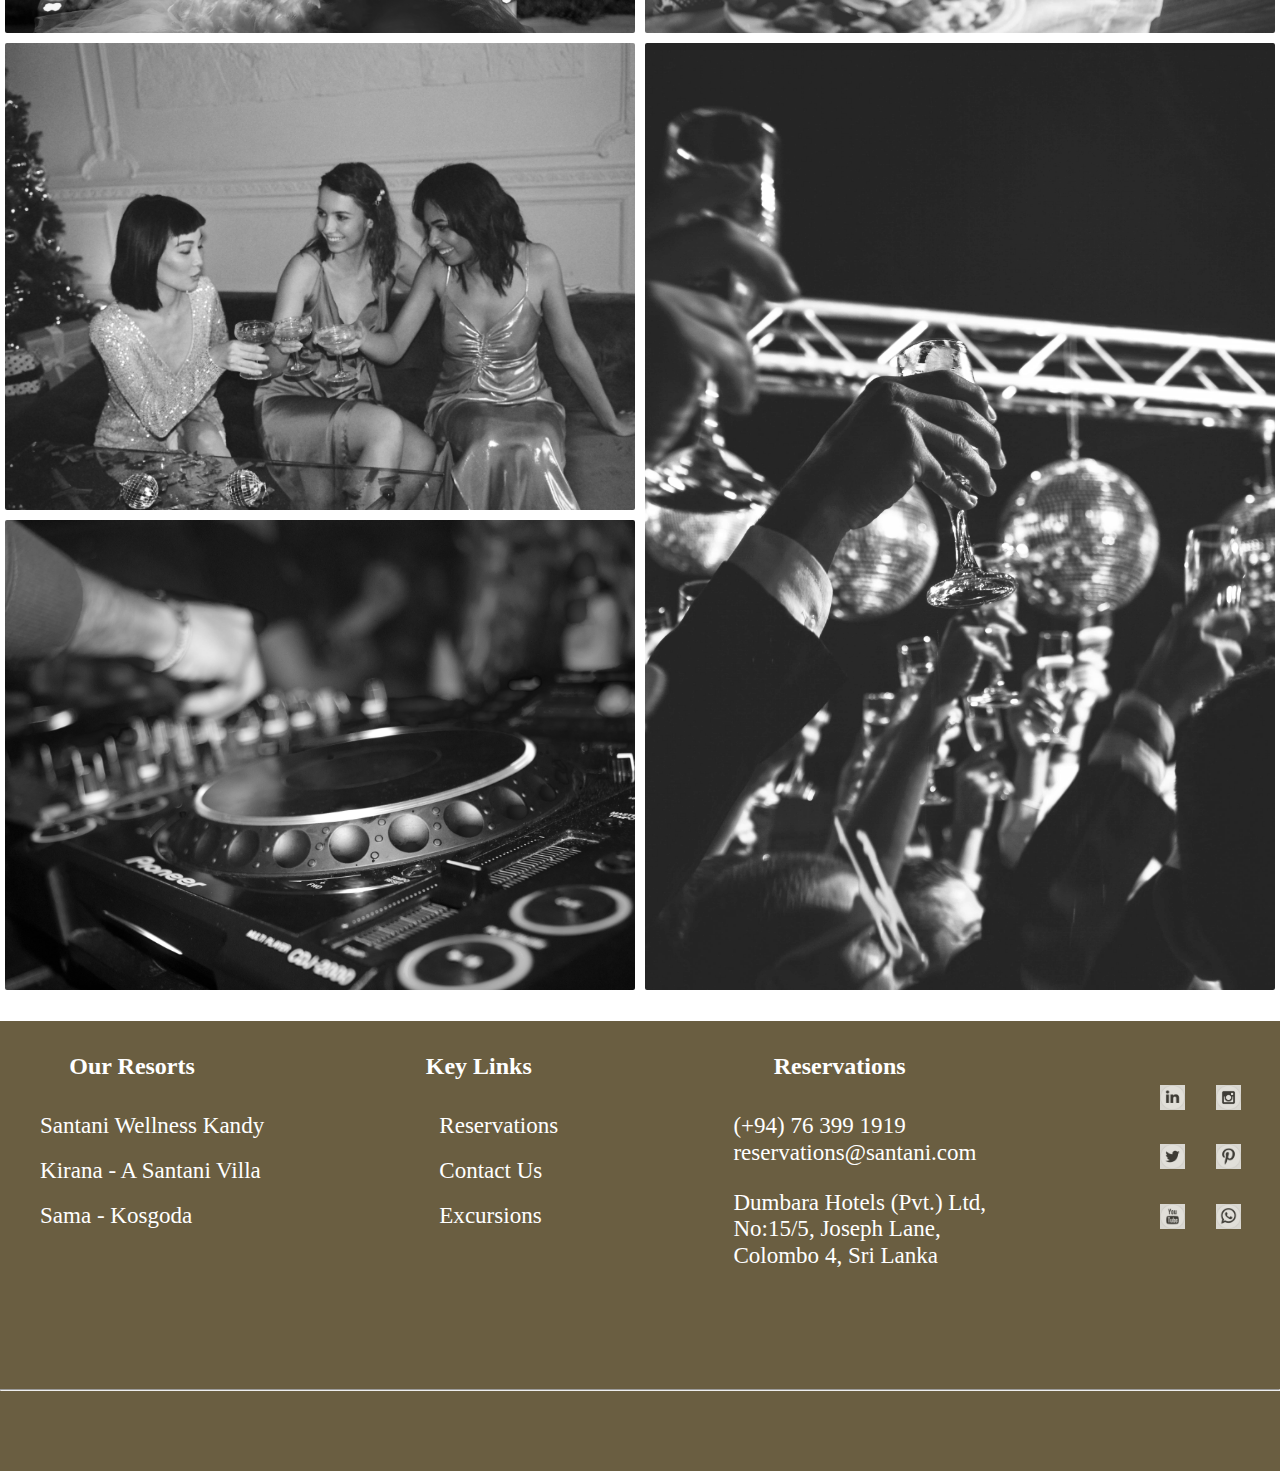
<file: celebrations.html>
<!DOCTYPE html>
<html lang="en">
<head>
    <meta charset="UTF-8">
    <meta name="viewport" content="width=device-width, initial-scale=1.0">
    <link rel="apple-touch-icon" sizes="180x180" href="./favicon_package_v0/apple-touch-icon.png">
    <link rel="icon" type="image/png" sizes="32x32" href="./favicon_package_v0/favicon-32x32.png">
    <link rel="icon" type="image/png" sizes="16x16" href="./favicon_package_v0/favicon-16x16.png">
    <link rel="manifest" href="./favicon_package_v0/site.webmanifest">
    <link rel="mask-icon" href="./favicon_package_v0/safari-pinned-tab.svg" color="#5bbad5">
    <meta name="msapplication-TileColor" content="#2b5797">
    <meta name="theme-color" content="#ffffff">
    <link rel="stylesheet" href="./reset copy.css" type="text/css">
    <link rel="stylesheet" href="./celebrations.css" type="text/css">
    <title>Celebrations | Santani</title>
</head>
<body>
    <header>
        <nav>
            <input id="nav-toggle" type="checkbox">
            <section class="logo">
                <img src="./images/santani-logo.svg" alt="The Santani logo">
            </section>
            <ul class="links">
                <li><a href="./index.html">Home</a></li>
                <li class="active"><a href="./celebrations.html">Celebrations</a></li>
                <li><a href="./wedding.html">Other Events</a></li>
                <li><a href="./contact.html">Contact Us</a></li>
                <li><a href="./reservations.html">Reservations</a></li>
            </ul>
            <label for="nav-toggle" class="icon-burger">
                <section class="line"></section>
                <section class="line"></section>
                <section class="line"></section>
            </label>
        </nav>
        <section class="container">
            <section class="c-heading"><h1>Celebrate Life's Special Moments with Santani</h1></section>
            <img src="./images/celebratemain.jpg" alt="@ champangne glasses">
        </section>
    </header>
    <section class="c-para1">
        <p>Welcome to Santani, where every celebration comes alive. Our versatile event venue offers a delightful blend of settings, allowing you to choose between the charm of our garden oasis or the elegance of our indoor spaces. Nestled amidst lush gardens, our outdoor areas provide a natural and picturesque backdrop for your festivities, while our tastefully appointed interior spaces offer a touch of sophistication. Whether you're planning a festive holiday party, a joyous birthday celebration, or a memorable get-together with loved ones, our dedicated team is here to turn your vision into reality. With tailored packages and a variety of spaces to choose from, Santani ensures that your special occasion becomes a treasured memory, no matter the reason for celebration.</p>

            <img class="img1" src="./images/cake.jpg" alt="Food arranged on a table at an event">
    </section>
    <article class="c-pic">
        <!--A comment made by a santani bride-->
    <section class="c-com">
        <hr class="hr2">
        <h3>Celebrations</h3>
        <p>We welcome an array of occasions, from festive holiday gatherings to intimate family reunions, joyous birthday parties to corporate events that inspire. Whether you seek to honor milestones, celebrate achievements, or simply revel in the company of loved ones, our versatile venue is your perfect partner. We specialize in tailoring our spaces and services to match your vision, ensuring that each celebration is a unique and unforgettable experience.</p>
    </section>
    </article>
    <!--Intro to the Venues-->
    <section class="ven-intro">
        <h2>Our diverse venues at Santani offer a wealth of options for hosting your special celebrations. Choose the lush garden oasis for an outdoor event, where the natural beauty and open sky provide a picturesque setting. Alternatively, our tastefully appointed indoor spaces exude sophistication and elegance, creating an intimate atmosphere for your gatherings. Whether you're planning a vibrant outdoor celebration or an elegant indoor affair, our versatile venues ensure that your event is tailored to your desires. With customizable packages and our dedicated team's expertise, Santani is here to ensure that every celebration, big or small, is a memorable and seamless experience</h2>
    </section>
    <hr class="hr2">
    <!--The Venues-->
    <section class="v-heading"><h2>Our Venues</h2></section>
    <section class="wrapper">
        <section class="card">
            <img src="./images/Indoorparty.jpg" alt="A party with a disco ball">
            <section class="info">
                <h1>The Imperial Ballroom</h1>
            </section>
        </section>
       
        <section class="card">
            <img src="./images/gardenparty.jpg" alt="Clinking glasses together at the outdoor event area">
            <section class="info">
                <h1>The Garden of Eden</h1>
            </section>
        </section>
       </section>
    </section>
    <hr class="hr3">
    <!-- Contacting -->
    <section class="c-para2">
        <p>For comprehensive details on our celebration packages and venue offerings, we invite you to get in touch with Santani. Our dedicated team is eager to assist you in crafting the perfect celebratory experience tailored to your desires. <a href="./contact.html">Contact Us</a> today to embark on your journey toward an unforgettable celebration filled with joy and cherished memories</p>
        
    </section>
    <!--The Gallery-->
    <section class="title">
        <h2>Champagne & Elegance: An Exhibition of Memories</h2>
    </section>
    <section class="gallery-container">
        <section class="image">
            <img src="./images/hotel-party.jpg" alt="A group of peoople dancing while holding glasses">
        </section>
        <section class="image">
            <img src="./images/platterwed.jpg" alt="Cake on a table surrouned by food">
        </section>
        <section class="wide2">
            <img src="./images/table.jpg" alt="Arrangement of food on a table">
        </section>
        <section class="rowcol2">
            <img src="./images/celebrate.jpg" alt="People clinking glasses at a party">
        </section>
        <section class="image">
            <img src="./images/c-galleryimg1.jpg" alt="A group of people discussing at a conference table">
        </section>
        <section class="image">
            <img src="./images/conf2.jpg" alt="Peopke sitting at a conference">
        </section>
        <section class="rowcol2">
            <img src="./images/banquet1.jpg" alt="A table set for a banquet">
        </section>
        <section class="image">
            <img src="./images/outdoorwed.jpeg" alt="An outdoor wedding reception">
        </section>
        <section class="image">
            <img src="./images/bday.jpg" alt="A girl blowing out the candels of her birthday cake">
        </section>
        <section class="image">
            <img src="./images/christmasparty.jpg" alt="A table set for a christmas party">
        </section>
        <section class="image">
            <img src="./images/c-gallerypeople.jpg" alt="3 ladies sitting on a couch holding glasses">
        </section>
        <section class="row2">
            <img src="./images/Indoorparty.jpg" alt="A party with disco balls">
        </section>
        <section class="image">
            <img src="./images/dj.jpg" alt="A DJ set">
        </section>
    </section>
     <!-- Footer -->
   <footer>
    <section class="footer-wrapper">
        <section class="b-footer-link1">
            <h4 class="foothead">Our Resorts</h4> 
            <ul>
                <li>
                   <a href="./branches.html#sanK" target="_blank">Santani Wellness Kandy</a>
                </li> <br>
                <li>
                    <a href="./branches.html#sanB" target="_blank">Kirana - A Santani Villa</a>
                </li> <br>
                <li>
                    <a href="./branches.html#sanS" target="_blank">Sama - Kosgoda</a>
                </li> <br>
            </ul>
        </section>
        <section class="b-footer-link2">
            <h4 class="foothead">Key Links</h4>
            <ul>
                <li>
                    <a href="./reservations.html">Reservations</a>
                </li> <br>
                <li>
                    <a href="./contact.html">Contact Us</a>
                </li> <br>
                <li>
                    <a href="./excursions.html">Excursions</a>
                </li> <br>
            </ul>
        </section>
        <section class="b-footer-end">
            <h4 class="foothead">Reservations</h4>
            <ul>
                <li><a href="tel:(+94) 76 399 1919 ">(+94) 76 399 1919 </a></li>
                <li><a href="mailto:reservations@santani.com">reservations@santani.com</a></li>
                <li><a href="https://goo.gl/maps/asEp6X1gUYSYBFAx8"><p>Dumbara Hotels (Pvt.) Ltd,<br>No:15/5, Joseph Lane,<br>Colombo 4, Sri Lanka</p></a></li>
            </ul>
        </section>
        <section class="socials">
            <a href="https://www.linkedin.com/company/santani/" target="_blank"><img src="./logos/linkdin logo.jpeg" alt="linkedin logo"></a>
                <a href="https://instagram.com/santani_wellness?igshid=MzRlODBiNWFlZA==" target="_blank"><img src="./logos/instagram logo.jpeg" alt="instagram logo"></a>
                <a href="https://twitter.com/Santani_lk" target="_blank"><img src="./logos/twitter logo .jpeg" alt="twitter logo"></a>
                <a href="https://www.pinterest.com/santaniresortandspa/" target="_blank"><img src="./logos/pinterest logo.jpeg" alt="pintrest logo"></a>
                <a href="https://www.youtube.com/@SantaniWellnessKandy" target="_blank"><img src="./logos/yt logo.jpeg" alt="youtube logo"></a>
                <a href="https://api.whatsapp.com/send/?phone=94763991919&text&type=phone_number&app_absent=0" target="_blank"><img src="./logos/whatsapp logo.jpeg" alt="whatsapp logo"></a>
            </section>
        </section>
       
    </section>
    <hr>
    <!-- 1.The Santani logo was taken from https://www.santani.com/ -->
</footer>
</body> 
</html>
</body>
</html>
</file>
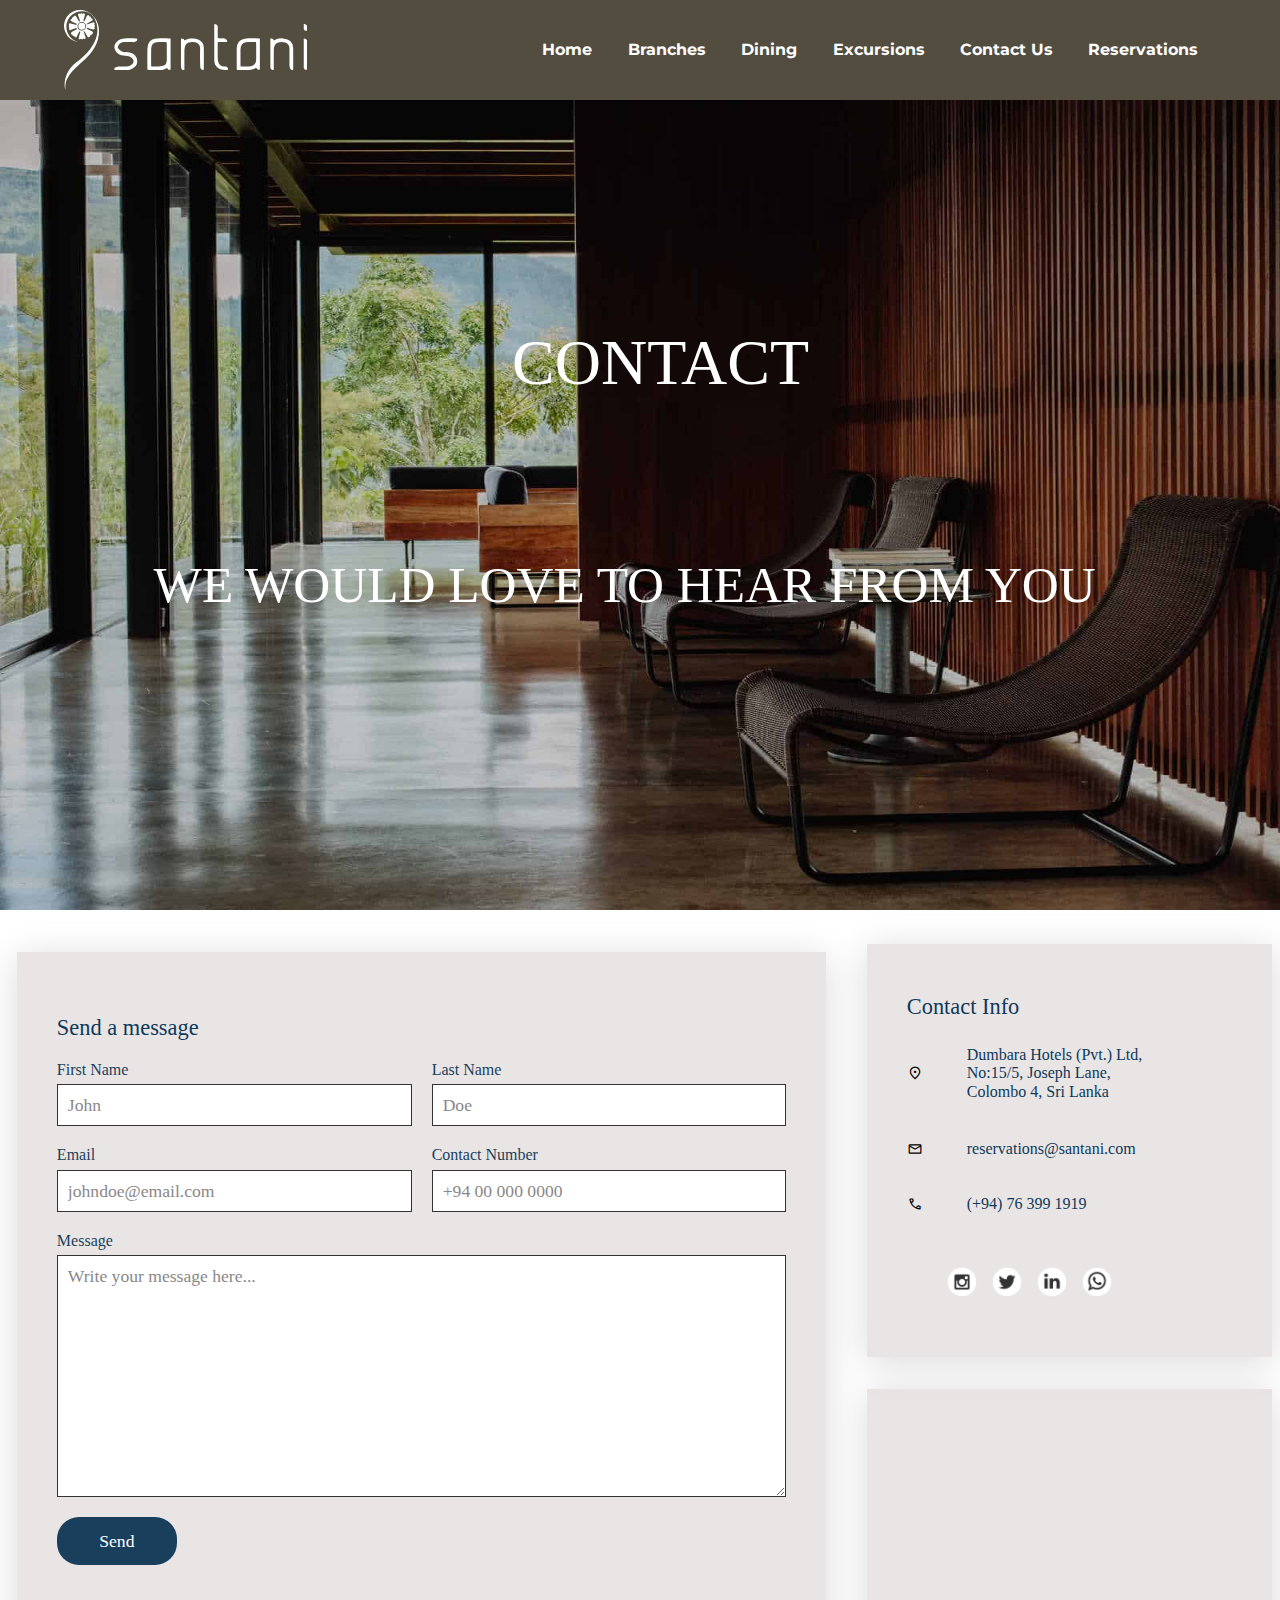
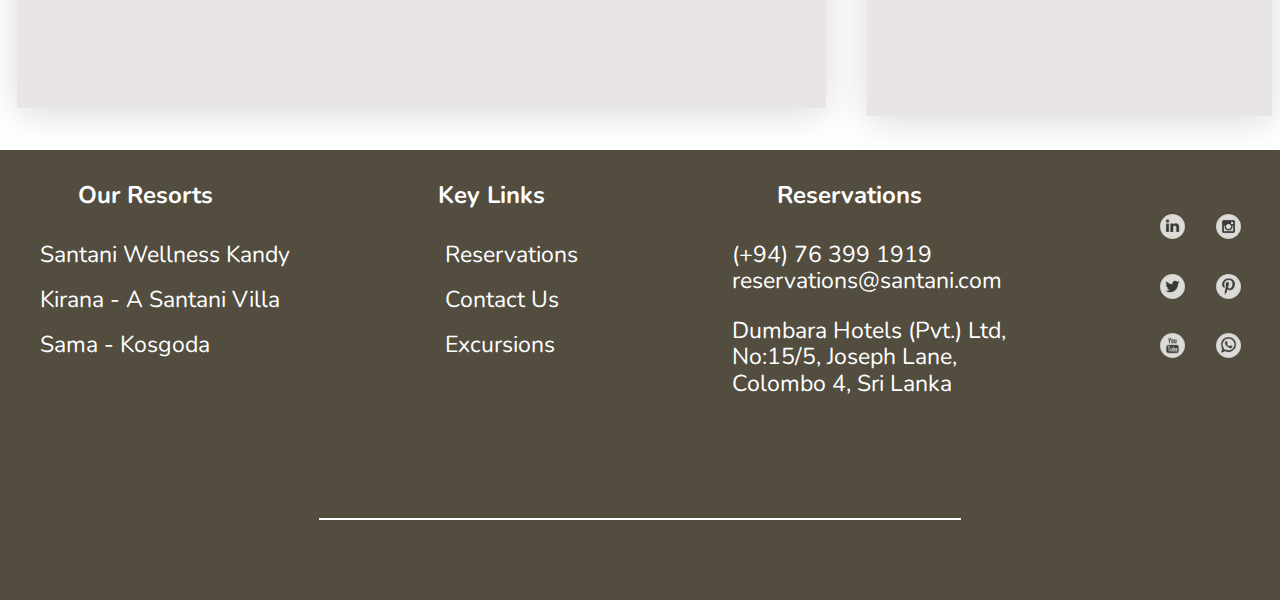
<file: contact.html>
<!DOCTYPE html>
<html lang="en">
<head>
    <meta charset="UTF-8">
    <meta name="viewport" content="width=device-width, initial-scale=1.0">
    <link rel="apple-touch-icon" sizes="180x180" href="./favicon_package_v0/apple-touch-icon.png">
    <link rel="icon" type="image/png" sizes="32x32" href="./favicon_package_v0/favicon-32x32.png">
    <link rel="icon" type="image/png" sizes="16x16" href="./favicon_package_v0/favicon-16x16.png">
    <link rel="manifest" href="./favicon_package_v0/site.webmanifest">
    <link rel="mask-icon" href="./favicon_package_v0/safari-pinned-tab.svg" color="#5bbad5">
    <meta name="msapplication-TileColor" content="#2b5797">
    <meta name="theme-color" content="#ffffff">
    <link rel="stylesheet" href="./reset copy.css" type="text/css">
    <link rel="stylesheet" href="./style.css" type="text/css">
    <title>Contact | Santani</title>
</head>
<body>
    <header>
        <nav>
            <input id="nav-toggle" type="checkbox">
            <section class="logo">
                <img src="./images/santani-logo.svg" alt="The Santani logo">
            </section>
            <ul class="links">
                <li><a href="./index.html">Home</a></li>
                <li><a href="./branches.html">Branches</a></li>
                <li><a href="./dining.html">Dining</a></li>
                <li><a href="./excursions.html">Excursions</a></li>
                <li class="active"><a href="./contact.html">Contact Us</a></li>
                <li><a href="./reservations.html">Reservations</a></li>
            </ul>
            <label for="nav-toggle" class="icon-burger">
                <section class="line"></section>
                <section class="line"></section>
                <section class="line"></section>
            </label>
        </nav>
        <section class="container">
            <section class="c-heading">
                <p id="con1">CONTACT</p>
                <p id="con2">WE WOULD LOVE TO HEAR FROM YOU</p>
            </section>
            <img src="./images/contactmain.jpeg" alt="The lounge area of Santani">
        </section>
    </header>
    <article class="page">
        <section class="contactUs">
            <section class="box">
                <!-- Form -->
                <section class="contact form">
                    <h3>Send a message</h3>
                    <form>
                        <section class="formBox">
                            <section class="row50">
                                <section class="inputBox">
                                    <span>First Name</span>
                                    <input type="text" placeholder="John">
                                </section>
                                <section class="inputBox">
                                    <span>Last Name</span>
                                    <input type="text" placeholder="Doe">
                                </section>
                            </section>

                            <section class="row50">
                                <section class="inputBox">
                                    <span>Email</span>
                                    <input type="email" placeholder="johndoe@email.com">
                                </section>
                                <section class="inputBox">
                                    <span>Contact Number</span>
                                    <input type="number" placeholder="+94 00 000 0000">
                                </section>
                            </section>

                            <section class="row100">
                                <section class="inputBox">
                                    <span>Message</span>
                                    <textarea placeholder="Write your message here..."></textarea>
                                </section>
                            </section>

                            <section class="row100">
                                <section class="inputBox">
                                    <input type="submit" value="Send">
                                </section>
                            </section>
                        </section>

                    </form>
                </section>
                <!-- info Box -->
                <section class="contact info">
                    <h3>Contact Info</h3>
                    <section class="infoBox">
                        <section>
                            <span class="material-symbols-outlined">
                                location_on</span>
                            <p>Dumbara Hotels (Pvt.) Ltd,<br>No:15/5, Joseph Lane,<br>Colombo 4, Sri Lanka</p>
                        </section>
                        <section>
                            <span class="material-symbols-outlined">
                                mail</span>
                            <a href="mailto:reservations@santani.com">reservations@santani.com</a>
                        </section>
                        <section>
                            <span class="material-symbols-outlined">
                                call</span>
                            <a href="tel:(+94) 76 399 1919">(+94) 76 399 1919</a>
                        </section>
                        <ul class="sci">
                            <li><a href="https://instagram.com/santani_wellness?igshid=MzRlODBiNWFlZA==" target="_blank"><img src="./logos/instagram logo.jpeg" alt="Instagram logo"></a></li>
                            <li><a href="https://twitter.com/Santani_lk" target="_blank"><img src="./logos/twitter logo .jpeg" alt="Twitter logo"></a></li>
                            <li><a href="https://www.linkedin.com/company/santani/" target="_blank"><img src="./logos/linkdin logo.jpeg" alt="linkdin logo"></a></li>
                            <li><a href="https://api.whatsapp.com/send/?phone=94763991919&text&type=phone_number&app_absent=0" target="_blank"><img src="./logos/whatsapp logo.jpeg" alt="Whatsapp logo"></a></li>
                        </ul>
                    </section>
                </section>
                <!-- Map -->
                <section class="contact map">
                    <iframe src="https://www.google.com/maps/embed?pb=!1m17!1m12!1m3!1d4129.1788931579!2d79.85390631708509!3d6.893795642434259!2m3!1f0!2f0!3f0!3m2!1i1024!2i768!4f13.1!3m2!1m1!2zNsKwNTMnMzcuNyJOIDc5wrA1MScyMy43IkU!5e0!3m2!1sen!2slk!4v1692931974635!5m2!1sen!2slk"style="border:0;" allowfullscreen="" loading="lazy" referrerpolicy="no-referrer-when-downgrade"></iframe>
                </section>
            </section>
        </section>
    </article>
   <!-- Footer -->
   <footer>
    <section class="footer-wrapper">
        <section class="b-footer-link1">
            <h4 class="foothead">Our Resorts</h4> 
            <ul>
                <li>
                   <a href="./branches.html#sanK" target="_blank">Santani Wellness Kandy</a>
                </li> <br>
                <li>
                    <a href="./branches.html#sanB" target="_blank">Kirana - A Santani Villa</a>
                </li> <br>
                <li>
                    <a href="./branches.html#sanS" target="_blank">Sama - Kosgoda</a>
                </li> <br>
            </ul>
        </section>
        <section class="b-footer-link2">
            <h4 class="foothead">Key Links</h4>
            <ul>
                <li>
                    <a href="./reservations.html">Reservations</a>
                </li> <br>
                <li>
                    <a href="./contact.html">Contact Us</a>
                </li> <br>
                <li>
                    <a href="./excursions.html">Excursions</a>
                </li> <br>
            </ul>
        </section>
        <section class="b-footer-end">
            <h4 class="foothead">Reservations</h4>
            <ul>
                <li><a href="tel:(+94) 76 399 1919 ">(+94) 76 399 1919 </a></li>
                <li><a href="mailto:reservations@santani.com">reservations@santani.com</a></li>
                <li><a href="https://goo.gl/maps/asEp6X1gUYSYBFAx8"><p>Dumbara Hotels (Pvt.) Ltd,<br>No:15/5, Joseph Lane,<br>Colombo 4, Sri Lanka</p></a></li>
            </ul>
        </section>
        <section class="socials">
            <a href="https://www.linkedin.com/company/santani/" target="_blank"><img src="./logos/linkdin logo.jpeg" alt="linkedin logo"></a>
                <a href="https://instagram.com/santani_wellness?igshid=MzRlODBiNWFlZA==" target="_blank"><img src="./logos/instagram logo.jpeg" alt="instagram logo"></a>
                <a href="https://twitter.com/Santani_lk" target="_blank"><img src="./logos/twitter logo .jpeg" alt="twitter logo"></a>
                <a href="https://www.pinterest.com/santaniresortandspa/" target="_blank"><img src="./logos/pinterest logo.jpeg" alt="pintrest logo"></a>
                <a href="https://www.youtube.com/@SantaniWellnessKandy" target="_blank"><img src="./logos/yt logo.jpeg" alt="youtube logo"></a>
                <a href="https://api.whatsapp.com/send/?phone=94763991919&text&type=phone_number&app_absent=0" target="_blank"><img src="./logos/whatsapp logo.jpeg" alt="whatsapp logo"></a>
            </section>
        </section>
    </section>
    <hr>
    <!-- 1. The Santani logo and The lounge area of Santani were taken from https://www.santani.com/ -->
</footer>
</body>
</html>
</file>
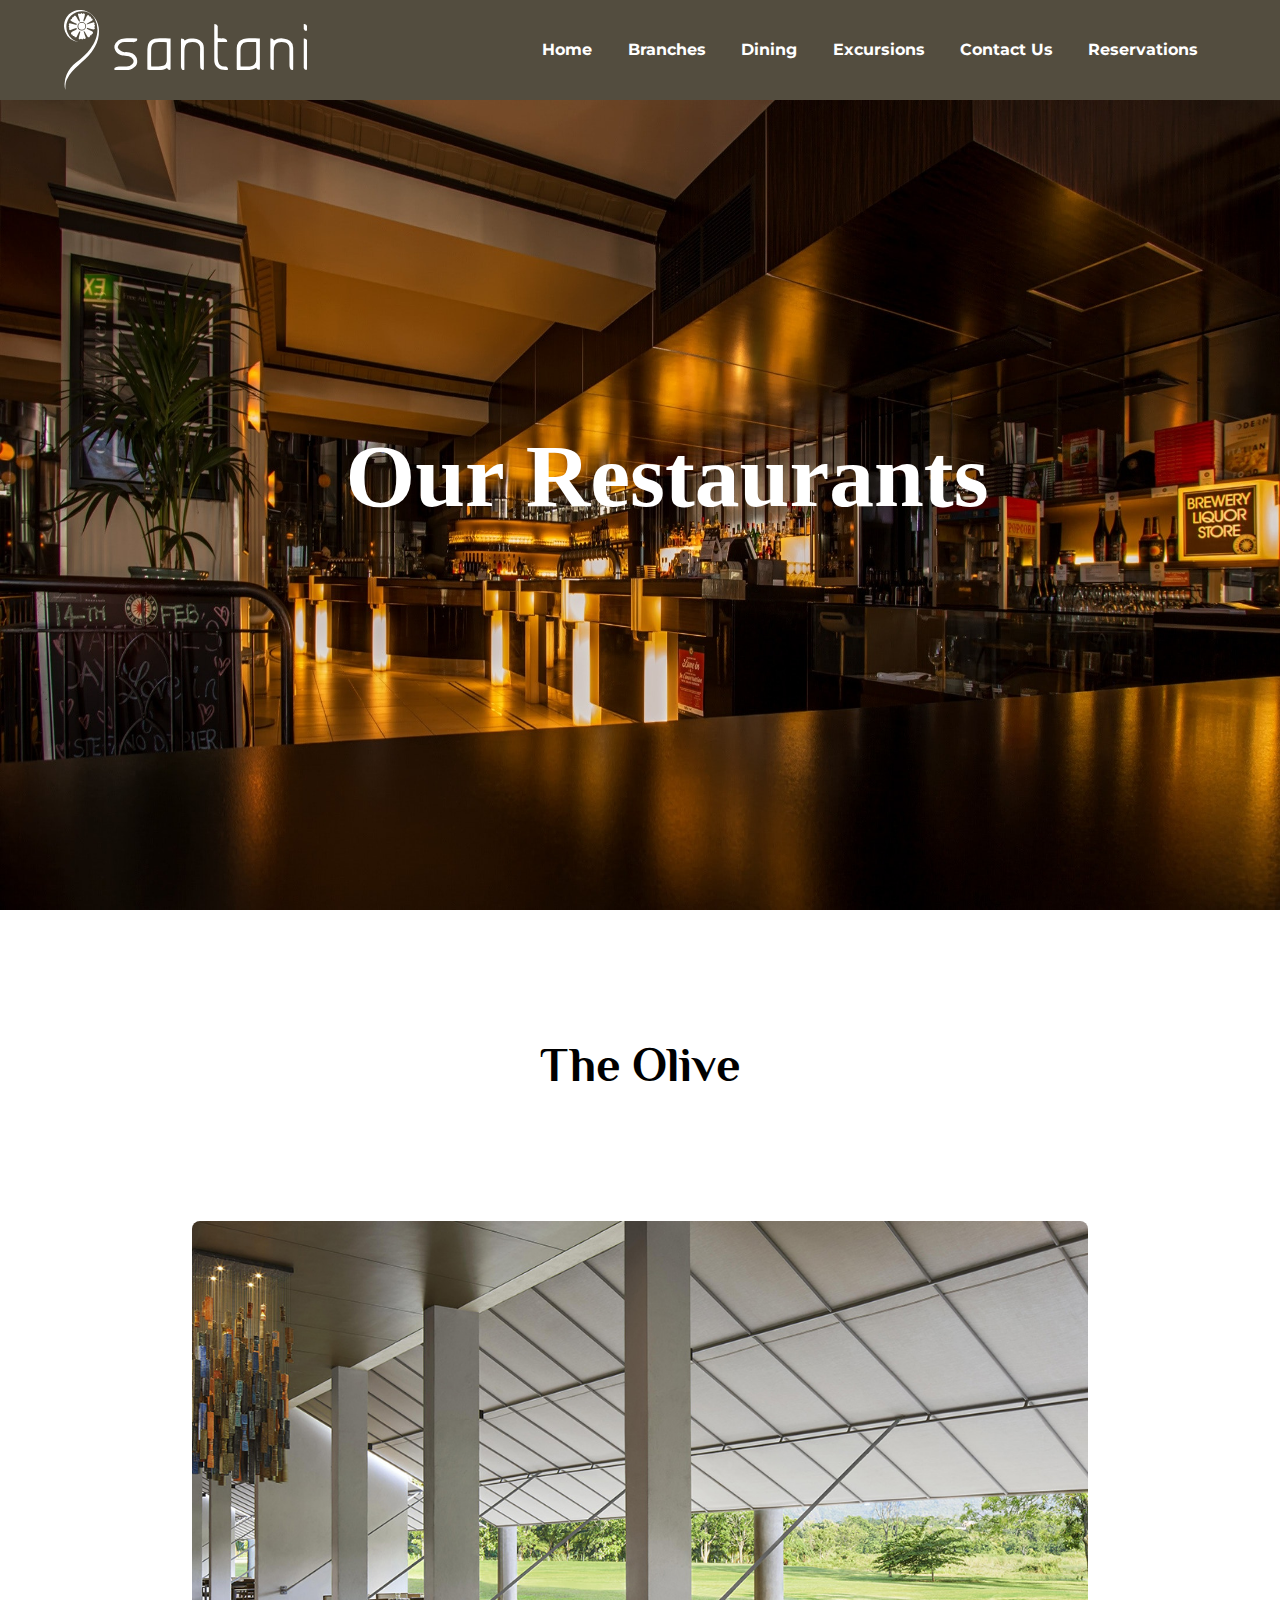
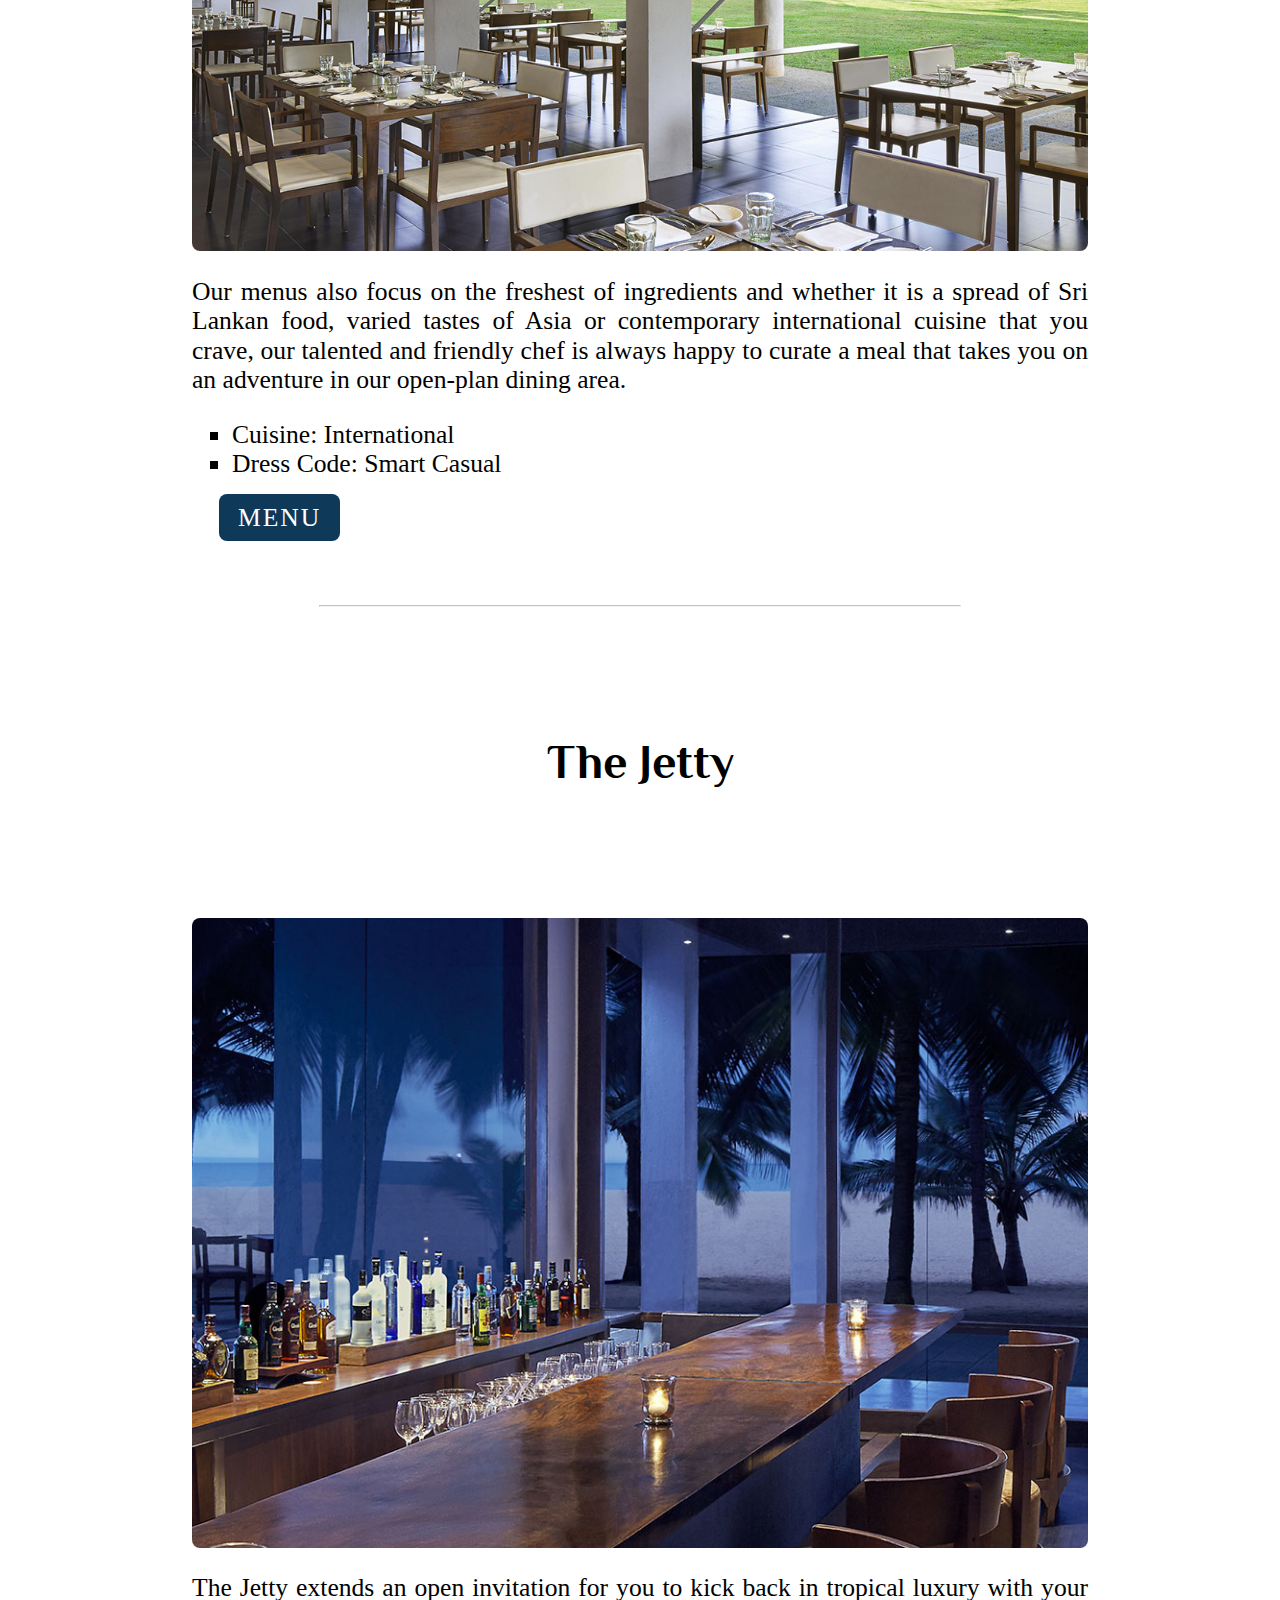
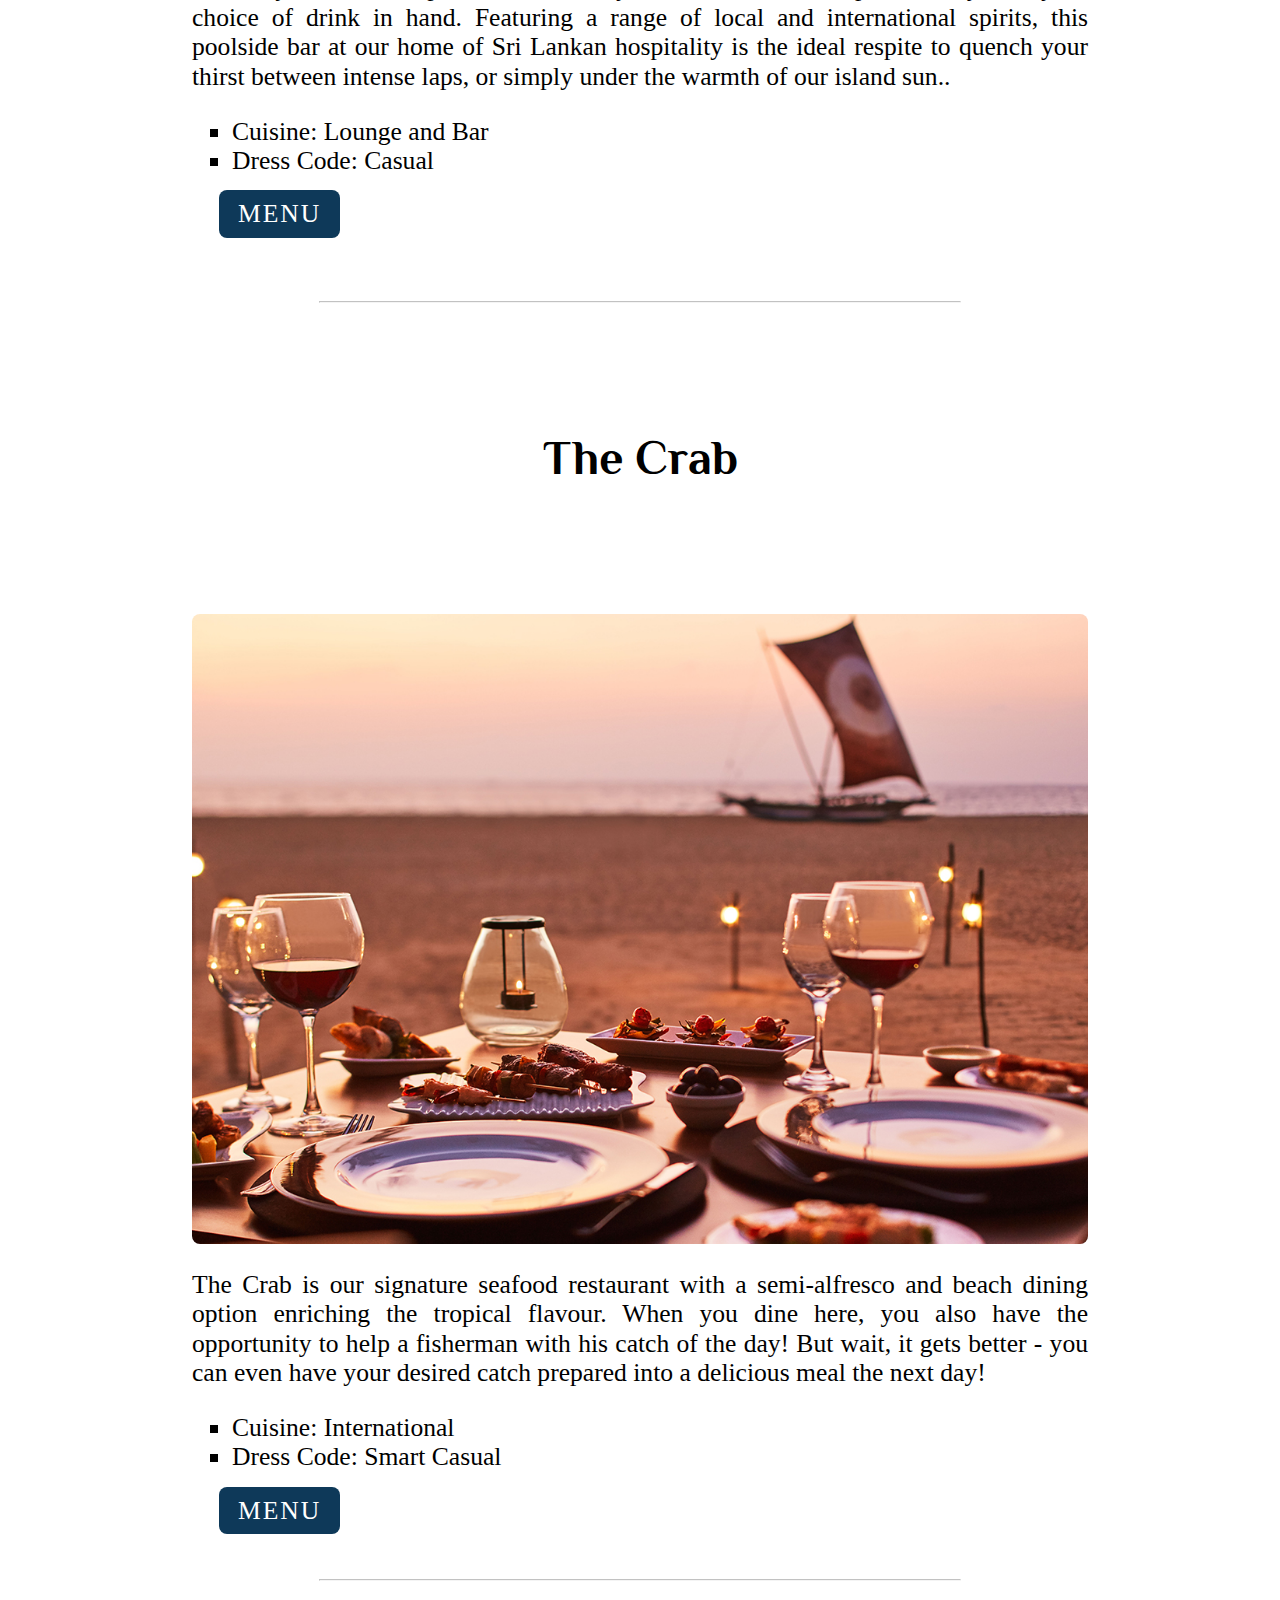
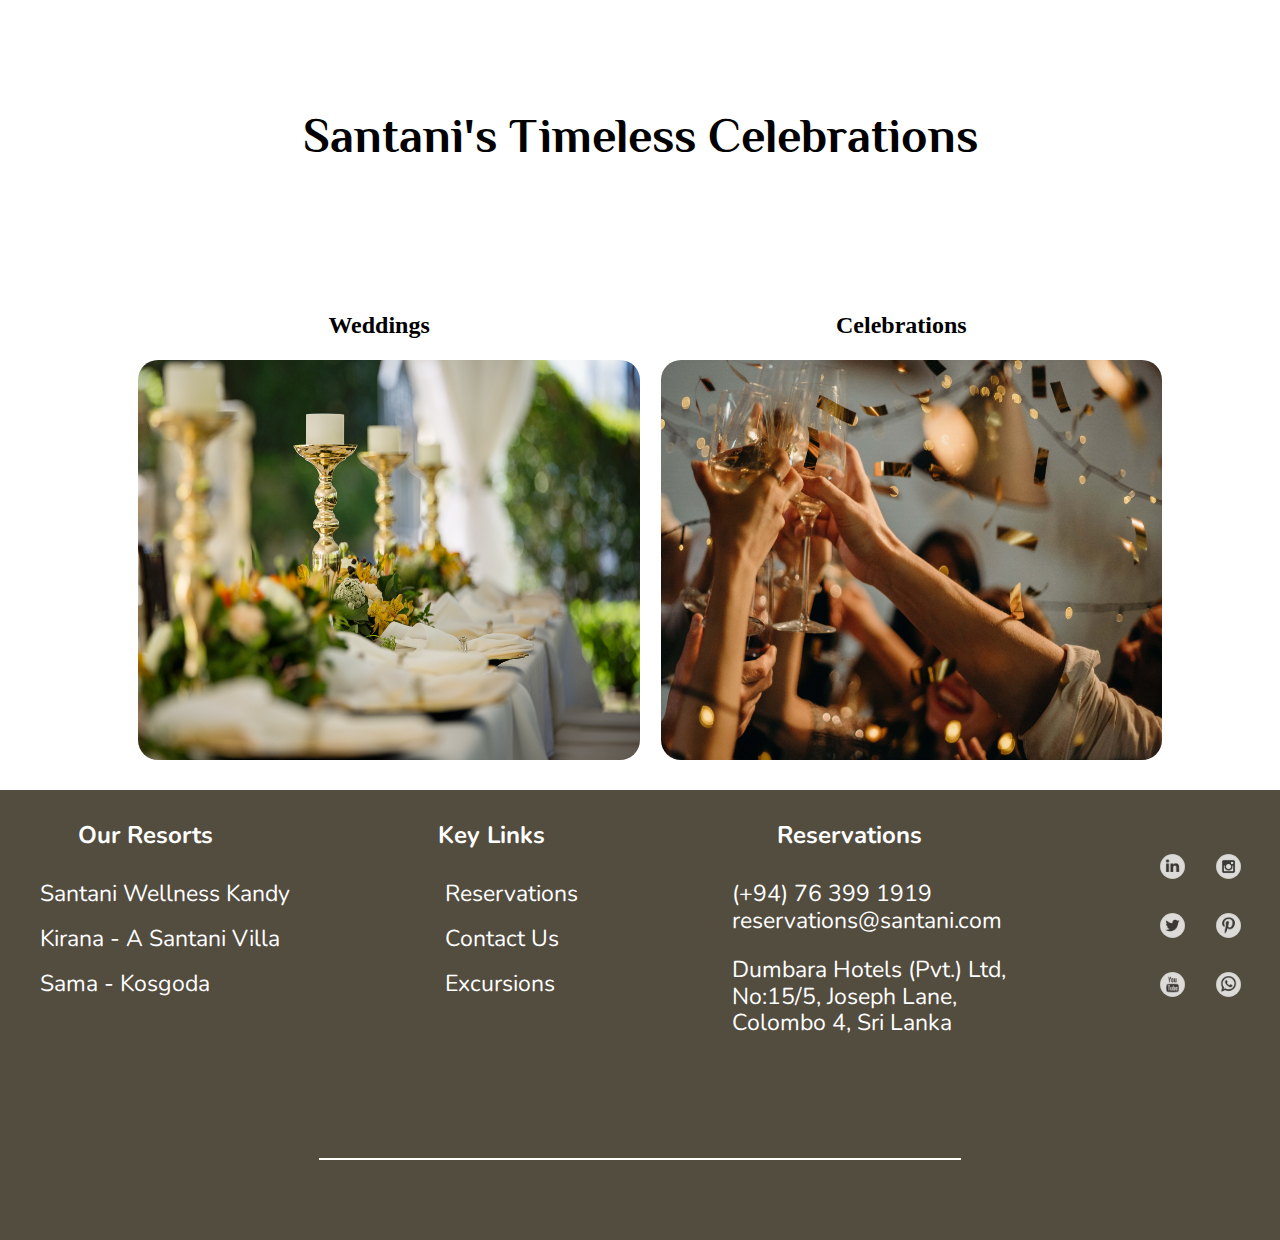
<file: dining.html>
<!DOCTYPE html>
<html lang="en">
<head>
    <meta charset="UTF-8">
    <meta name="viewport" content="width=device-width, initial-scale=1.0">
    <link rel="apple-touch-icon" sizes="180x180" href="./favicon_package_v0/apple-touch-icon.png">
    <link rel="icon" type="image/png" sizes="32x32" href="./favicon_package_v0/favicon-32x32.png">
    <link rel="icon" type="image/png" sizes="16x16" href="./favicon_package_v0/favicon-16x16.png">
    <link rel="manifest" href="./favicon_package_v0/site.webmanifest">
    <link rel="mask-icon" href="./favicon_package_v0/safari-pinned-tab.svg" color="#5bbad5">
    <meta name="msapplication-TileColor" content="#2b5797">
    <meta name="theme-color" content="#ffffff">
    <link rel="stylesheet" href="./reset copy.css" type="text/css">
    <link rel="stylesheet" href="./style.css" type="text/css">
    <title>Dining | Santani</title>
</head>
<body>
    <header>
        <nav>
            <input id="nav-toggle" type="checkbox">
            <section class="logo">
                <img src="./images/santani-logo.svg" alt="The Santani logo">
            </section>
            <ul class="links">
                <li><a href="./index.html">Home</a></li>
                <li><a href="./branches.html">Branches</a></li>
                <li class="active"><a href="./dining.html">Dining</a></li>
                <li><a href="./excursions.html">Excursions</a></li>
                <li><a href="./contact.html">Contact Us</a></li>
                <li><a href="./reservations.html">Reservations</a></li>
            </ul>
            <label for="nav-toggle" class="icon-burger">
                <section class="line"></section>
                <section class="line"></section>
                <section class="line"></section>
            </label>
        </nav>
        <section class="container">
            <section class="d-heading">Our Restaurants</section>
            <img src="./images/diningmain.jpg" alt="A hotel restaurant at night">
        </section>
    </header>
    <article>
        <!-- The Olive -->
        <section class="r-container" id="r-def">
            <section class="case">
                <h1>The Olive</h1>
            </section>
            <section class="left4"></section>
            
        </section>
        <section class="d-para">
            <p>Our menus also focus on the freshest of ingredients and whether it is a spread of Sri Lankan food, varied tastes of Asia or contemporary international cuisine that you crave, our talented and friendly chef is always happy to curate a meal that takes you on an adventure in our open-plan dining area.</p>
        <ul type="square">
            <li>Cuisine: International</li>
            <li>Dress Code: Smart Casual</li>
        </ul>
        <a href="./Menu.pdf" target="_blank" class="btn">Menu</a>
        </section>
        <br>
        <br>
        <br>
        <hr class="hr2">
        <!-- The Jetty -->
        <section class="r-container" id="r-def">
            <section class="case">
                <h1>The Jetty</h1>
            </section>
            <section class="left5"></section>
            
        </section>
        <section class="d-para">
            <p>The Jetty extends an open invitation for you to kick back in tropical luxury with your choice of drink in hand. Featuring a range of local and international spirits, this poolside bar at our home of Sri Lankan hospitality is the ideal respite to quench your thirst between intense laps, or simply under the warmth of our island sun..</p>
        <ul type="square">
            <li>Cuisine: Lounge and Bar</li>
            <li>Dress Code: Casual</li>
        </ul>
        <a href="./The Jetty Menu.pdf" target="_blank" class="btn">Menu</a>
        </section>
        <br>
        <br>
        <br>
        <hr class="hr2">
        <!-- The Crab -->
        <section class="r-container" id="r-def">
            <section class="case">
                <h1>The Crab</h1>
            </section>
            <section class="left6"></section>
        </section>
        
        <section class="d-para">
            <p>The Crab is our signature seafood restaurant with a semi-alfresco and beach dining option enriching the tropical flavour. When you dine here, you also have the opportunity to help a fisherman with his catch of the day! But wait, it gets better - you can even have your desired catch prepared into a delicious meal the next day!</p>
        <ul type="square">
            <li>Cuisine: International</li>
            <li>Dress Code: Smart Casual</li>
        </ul>
        <a href="./Menu.pdf" target="_blank" class="btn">Menu</a>
        </section>
    </article>
    <br>
    <br>
    <hr class="hr2">
    <!-- Events -->
    <section class="case">
        <h1>Santani's Timeless Celebrations</h1>
    </section>
    <section class="ev-container">
        <section class="ev-cont1">
            <h2>Weddings</h2>
        <a href="./wedding.html" class="item1"><img src="./images/wed.jpg" alt="A table arranged with centerpieces"></a>
        </section>
        <section class="ev-cont2">
            <h2>Celebrations</h2>
        <a href="./celebrations.html" class="item2"><img src="./images/celebrate.jpg" alt="2 people clinking thier champangne flutes while a party is going on in the background with confetti being thrown"></a>
        </section>
    </section>
    <!-- Footer -->
    <footer>
     <section class="footer-wrapper">
        <section class="b-footer-link1">
            <h4 class="foothead">Our Resorts</h4> 
            <ul>
                <li>
                   <a href="./branches.html#sanK" target="_blank">Santani Wellness Kandy</a>
                </li> <br>
                <li>
                    <a href="./branches.html#sanB" target="_blank">Kirana - A Santani Villa</a>
                </li> <br>
                <li>
                    <a href="./branches.html#sanS" target="_blank">Sama - Kosgoda</a>
                </li> <br>
            </ul>
        </section>
        <section class="b-footer-link2">
            <h4 class="foothead">Key Links</h4>
            <ul>
                <li>
                    <a href="./reservations.html">Reservations</a>
                </li> <br>
                <li>
                    <a href="./contact.html">Contact Us</a>
                </li> <br>
                <li>
                    <a href="./excursions.html">Excursions</a>
                </li> <br>
            </ul>
        </section>
        <section class="b-footer-end">
            <h4 class="foothead">Reservations</h4>
            <ul>
                <li><a href="tel:(+94) 76 399 1919 ">(+94) 76 399 1919 </a></li>
                <li><a href="mailto:reservations@santani.com">reservations@santani.com</a></li>
                <li><a href="https://goo.gl/maps/asEp6X1gUYSYBFAx8"><p>Dumbara Hotels (Pvt.) Ltd,<br>No:15/5, Joseph Lane,<br>Colombo 4, Sri Lanka</p></a></li>
            </ul>
        </section>
        <section class="socials">
            <a href="https://www.linkedin.com/company/santani/" target="_blank"><img src="./logos/linkdin logo.jpeg" alt="linkedin logo"></a>
                <a href="https://instagram.com/santani_wellness?igshid=MzRlODBiNWFlZA==" target="_blank"><img src="./logos/instagram logo.jpeg" alt="instagram logo"></a>
                <a href="https://twitter.com/Santani_lk" target="_blank"><img src="./logos/twitter logo .jpeg" alt="twitter logo"></a>
                <a href="https://www.pinterest.com/santaniresortandspa/" target="_blank"><img src="./logos/pinterest logo.jpeg" alt="pintrest logo"></a>
                <a href="https://www.youtube.com/@SantaniWellnessKandy" target="_blank"><img src="./logos/yt logo.jpeg" alt="youtube logo"></a>
                <a href="https://api.whatsapp.com/send/?phone=94763991919&text&type=phone_number&app_absent=0" target="_blank"><img src="./logos/whatsapp logo.jpeg" alt="whatsapp logo"></a>
            </section>
        </section>
     </section>
    <hr>
    <!--1.The Santani logo was taken from https://www.santani.com/ 
        2.The images left4,left5,left6 were taken from https://www.jetwinghotels.com/-->
    </footer>
</body> 
</html>
</file>
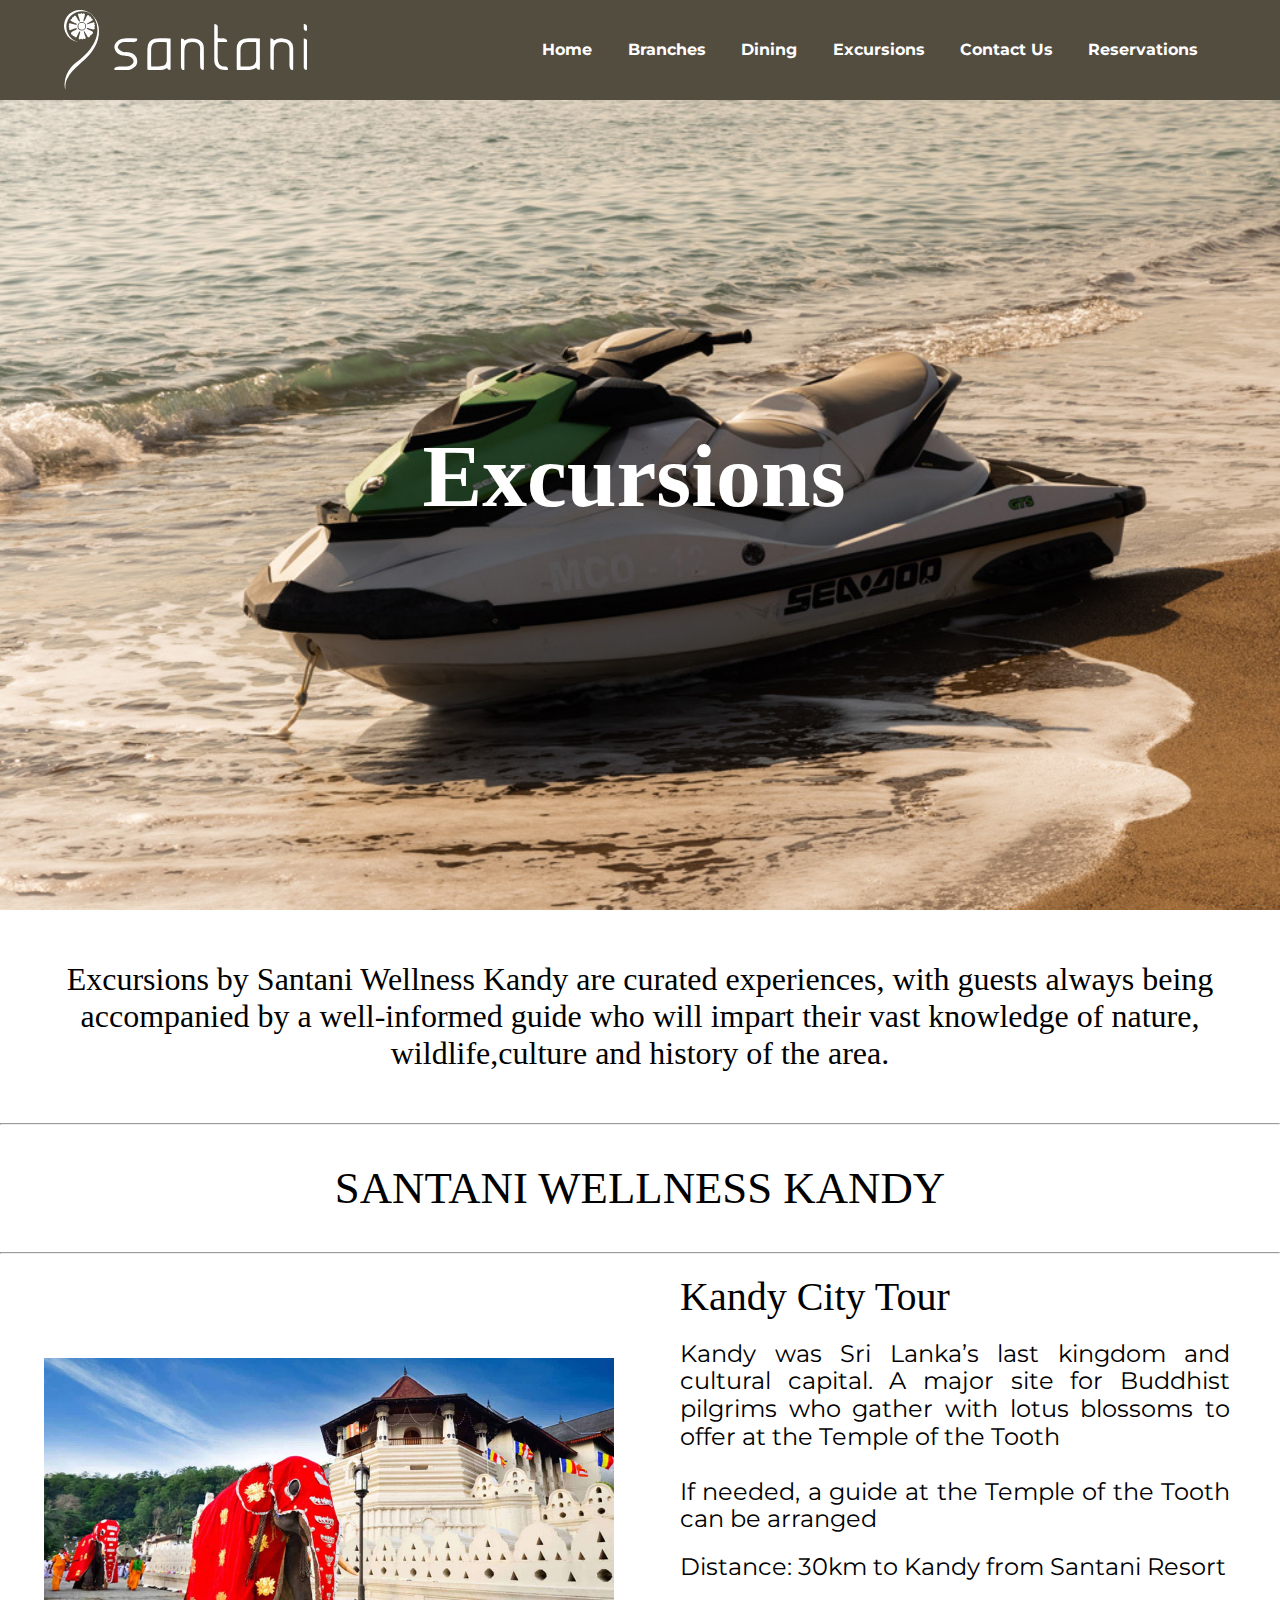
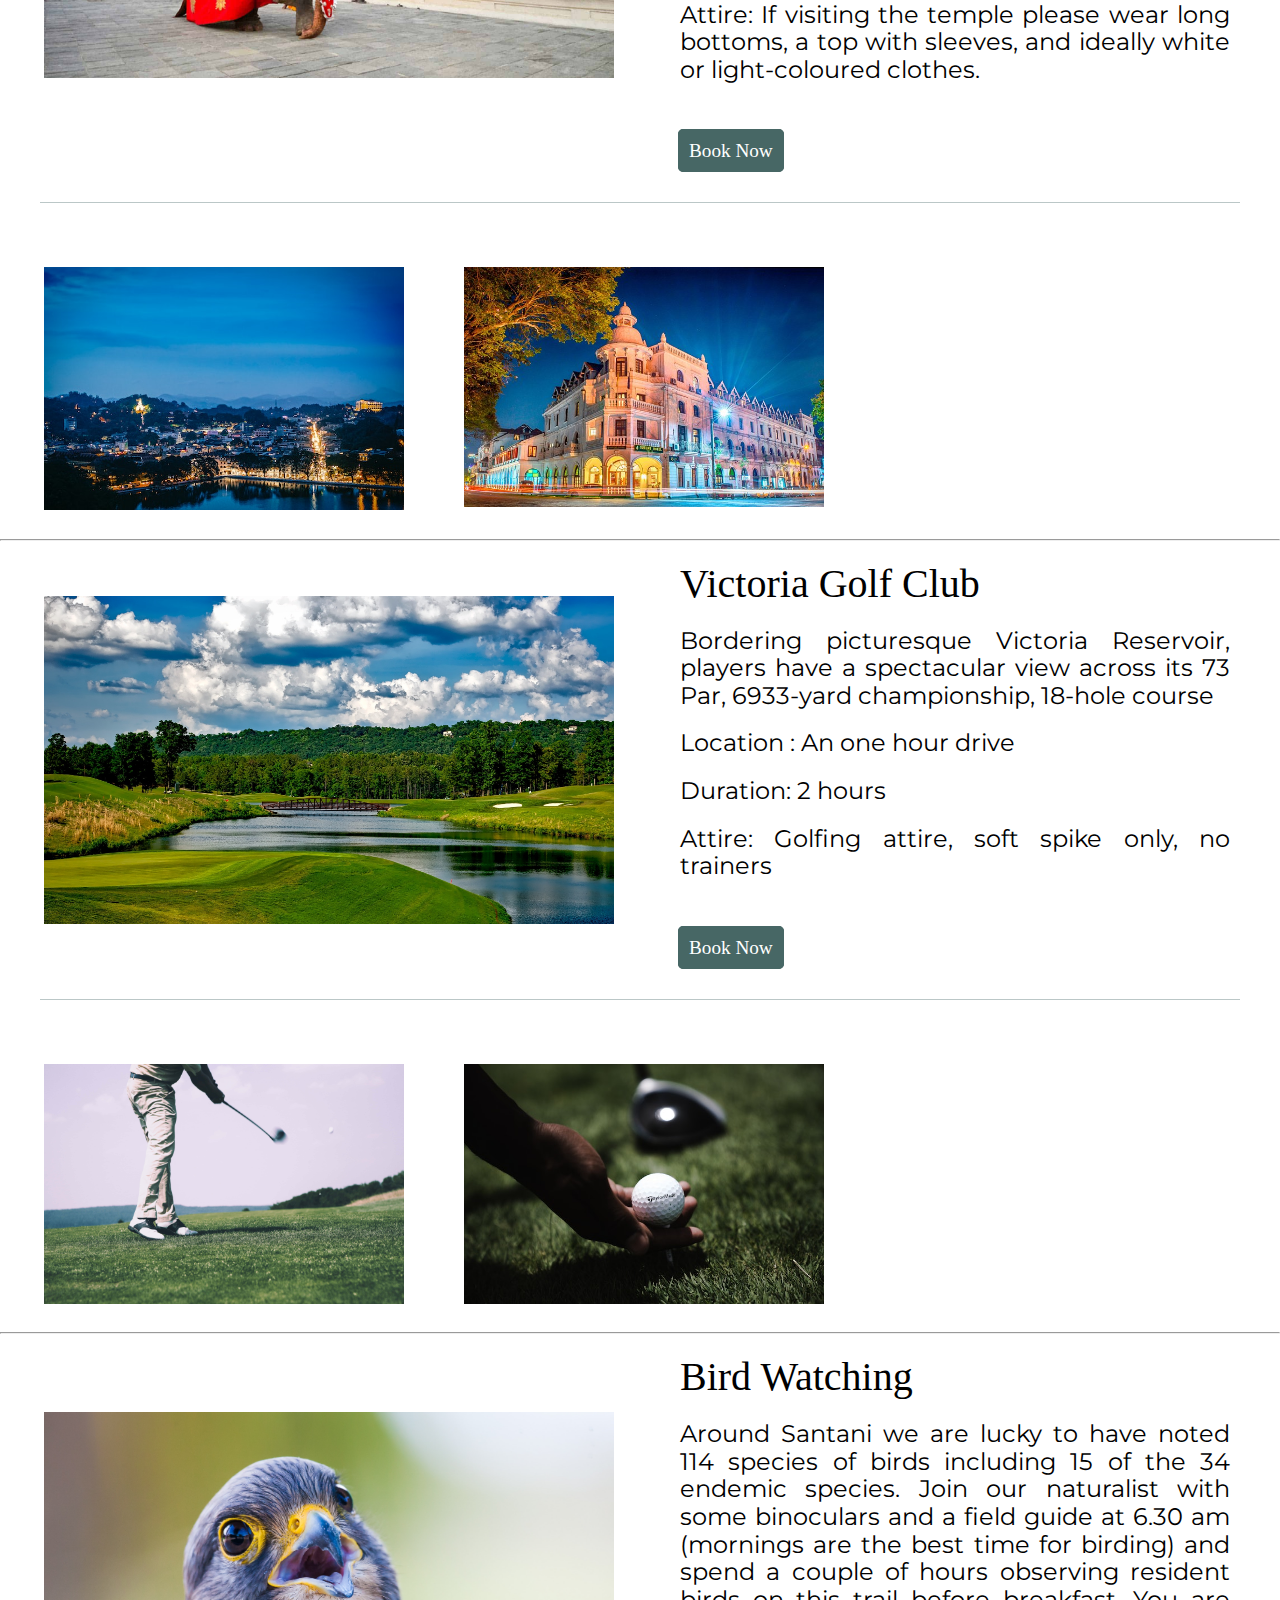
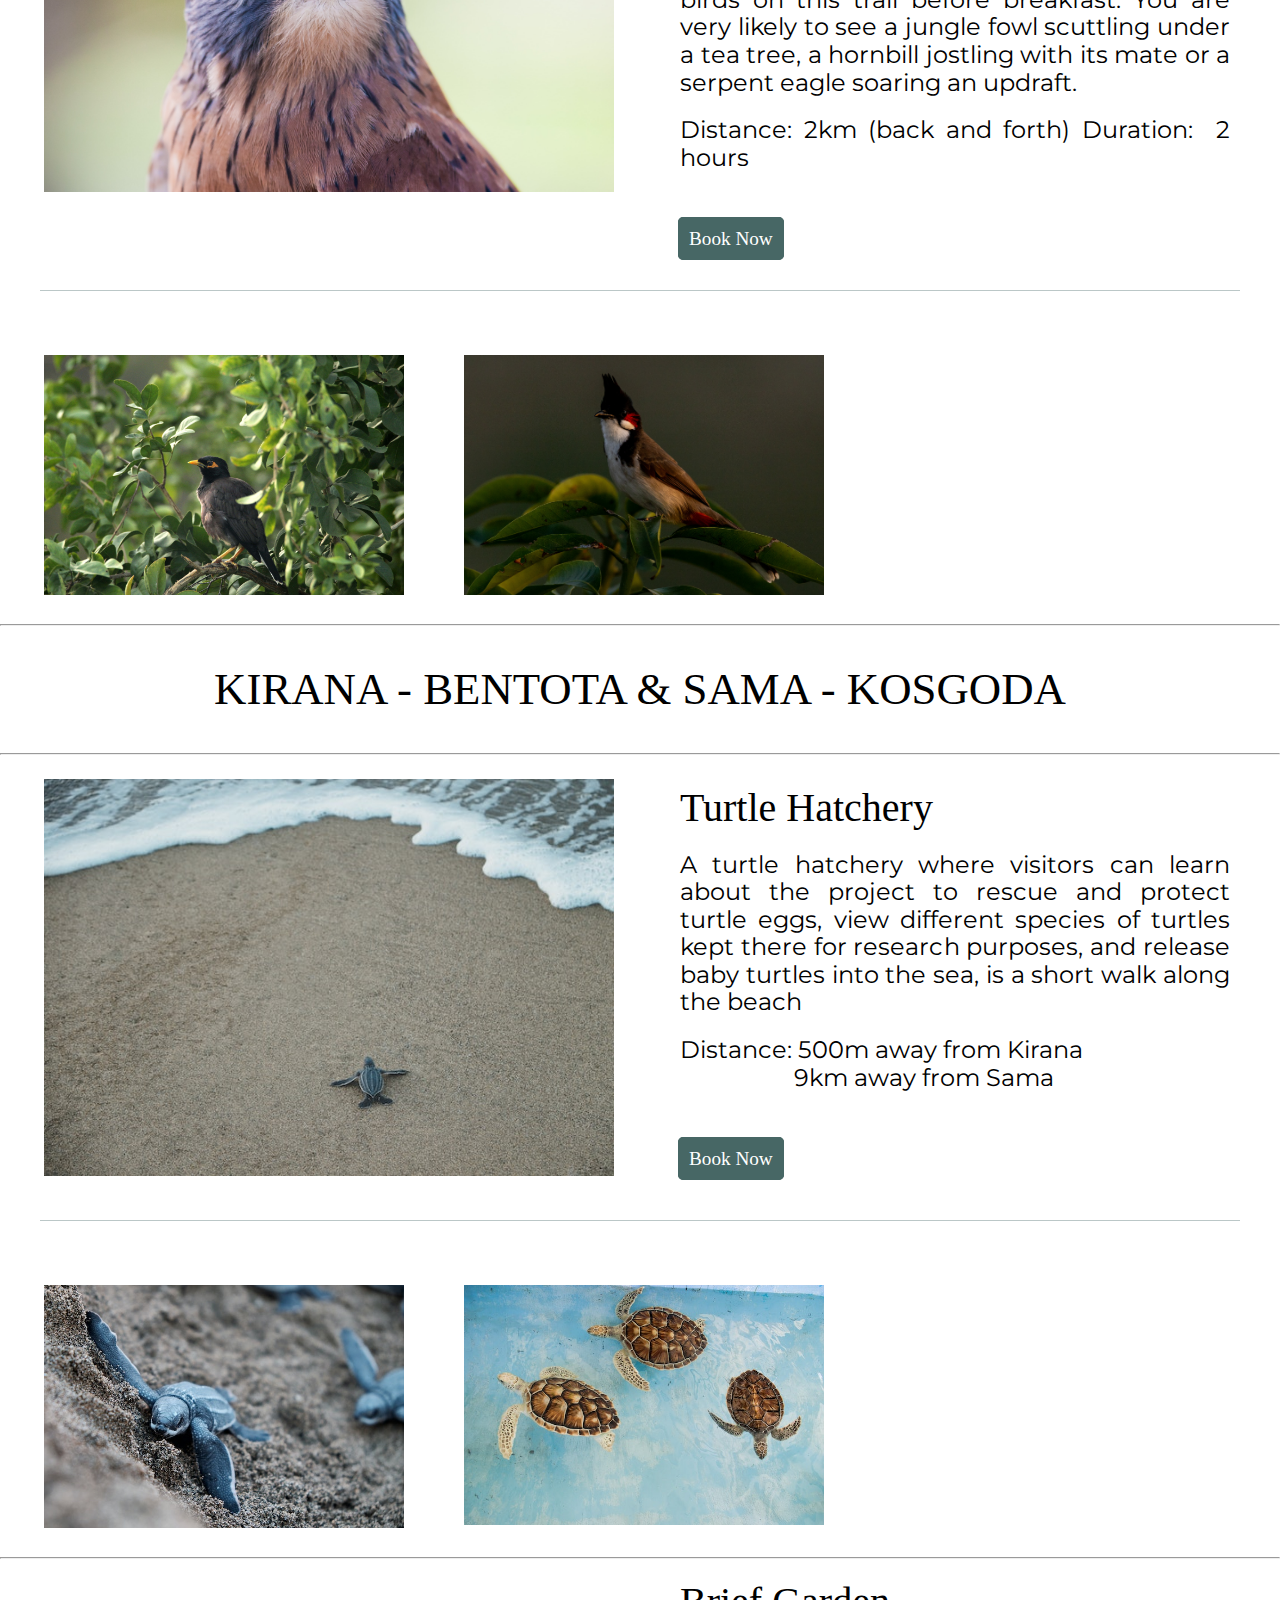
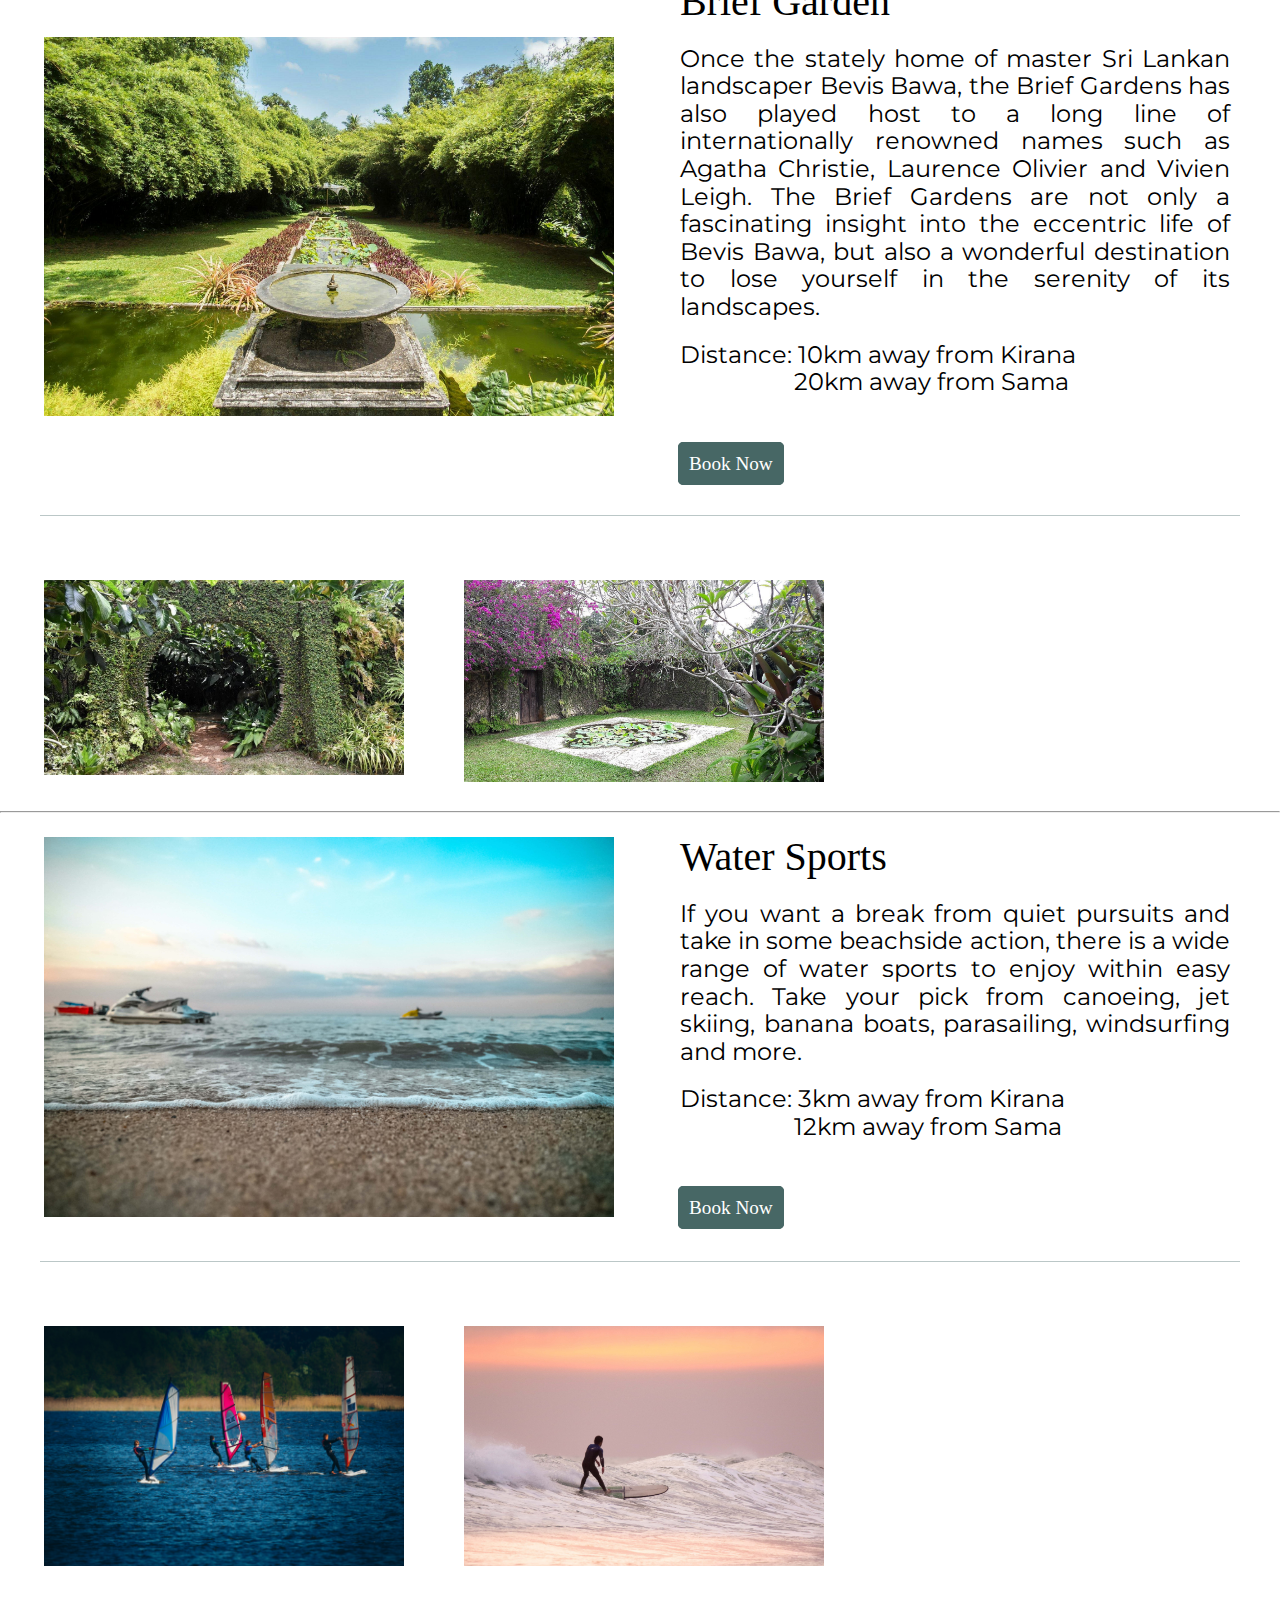
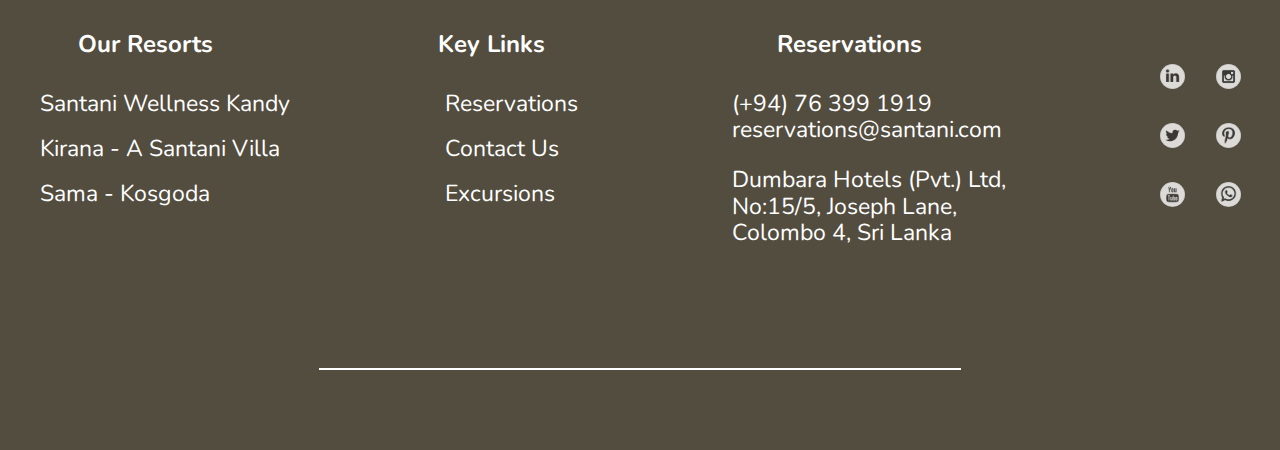
<file: excursions.html>
<!DOCTYPE html>
<html lang="en">
<head>
    <meta charset="UTF-8">
    <meta name="viewport" content="width=device-width, initial-scale=1.0">
    <link rel="apple-touch-icon" sizes="180x180" href="./favicon_package_v0/apple-touch-icon.png">
    <link rel="icon" type="image/png" sizes="32x32" href="./favicon_package_v0/favicon-32x32.png">
    <link rel="icon" type="image/png" sizes="16x16" href="./favicon_package_v0/favicon-16x16.png">
    <link rel="manifest" href="./favicon_package_v0/site.webmanifest">
    <link rel="mask-icon" href="./favicon_package_v0/safari-pinned-tab.svg" color="#5bbad5">
    <meta name="msapplication-TileColor" content="#2b5797">
    <meta name="theme-color" content="#ffffff">
    <link rel="stylesheet" href="./reset copy.css" type="text/css">
    <link rel="stylesheet" href="./style.css" type="text/css">
    <title>Excursions | Santani</title>
</head>
<body>
    <header>
        <nav>
            <input id="nav-toggle" type="checkbox">
            <section class="logo">
                <img src="./images/santani-logo.svg" alt="The Santani logo">
            </section>
            <ul class="links">
                <li><a href="./index.html">Home</a></li>
                <li><a href="./branches.html">Branches</a></li>
                <li><a href="./dining.html">Dining</a></li>
                <li class="active"><a href="./excursions.html">Excursions</a></li>
                <li><a href="./contact.html">Contact Us</a></li>
                <li><a href="./reservations.html">Reservations</a></li>
            </ul>
            <label for="nav-toggle" class="icon-burger">
                <section class="line"></section>
                <section class="line"></section>
                <section class="line"></section>
            </label>
        </nav>
        <section class="container">
            <section class="r-heading">Excursions</section>
            <img src="./images/jettt.jpeg" alt="A jetski on the beach">
        </section>
    </header>
     <!--Intro-->
     <h2 class="exh2">Excursions by Santani Wellness Kandy are curated experiences, with guests always being accompanied by a well-informed guide who will impart their vast knowledge of nature, wildlife,culture and history of the area. </h2>
     <hr class="h">
     <!--Adventures of the Kandy Branch-->
    <section class="kandy">
        <h2 class="branch">SANTANI WELLNESS KANDY</h2>
        <hr class="h">
         <!--The Kandy City Tour-->
         <article class="grid-container">
            <article class="featured">
                <img src="./images/kandy-city-tour-d.jpg" alt="An elephant wearing clothing in front of the temple of the tooth relic">
                <section>
                    <h2>Kandy City Tour</h2>
                    <p>Kandy was Sri Lanka’s last kingdom and cultural capital. A major site for Buddhist pilgrims who gather with lotus blossoms to offer at the Temple of the Tooth
                        <br>
                        <br>
                    If needed, a guide at the Temple of the Tooth can be arranged</p>
                    <p>Distance: 30km to Kandy from Santani Resort </p>

                    <p>Attire: If visiting the temple please wear long bottoms, a top with sleeves, and ideally white or light-coloured clothes.</p>
                        <br>
                        <br>
                        &nbsp;&nbsp;<a href="./reservations.html" class="btn">Book Now</a>
                    
                    
                </section>
            </article>
            <article class="subart">
                <img src="./images/kandy night.jpg" alt="The kandy lake-round at night">
            </article>
            <article class="subart">
                <img src="./images/queens.jpeg" alt="The queens hotel photographed at night">
                
            </article>
            <article class="subart">
                <iframe src="https://www.google.com/maps/embed?pb=!1m18!1m12!1m3!1d63316.73722736551!2d80.65563237204327!3d7.320601511549461!2m3!1f0!2f0!3f0!3m2!1i1024!2i768!4f13.1!3m3!1m2!1s0x3ae366266498acd3%3A0x411a3818a1e03c35!2sKandy!5e0!3m2!1sen!2slk!4v1693745852066!5m2!1sen!2slk" style="border:0;" allowfullscreen="" loading="lazy" referrerpolicy="no-referrer-when-downgrade"></iframe>
            </article>
        </article>
        <hr>
        <!--The Victoria Golf Club-->
        <article class="grid-container">
            <article class="featured">
                <img src="./images/victoria.jpg" alt="The landscape of the golf club">
                <section>
                    <h2>Victoria Golf Club</h2>
                    <p>Bordering picturesque Victoria Reservoir, players have a spectacular view across its 73 Par, 6933-yard championship, 18-hole course</p>
                    <p>Location : An one hour drive</p>
                    <p>Duration: 2 hours</p>
                    <p>Attire: Golfing attire, soft spike only, no trainers</p>
                    <br>
                    <br>
                    &nbsp;&nbsp;<a href="./reservations.html" class="btn">Book Now</a>
                </section>
            </article>
            <article class="subart">
                <img src="./images/golfer.jpg" alt="A man playing golf">
            </article>
            <article class="subart">
                <img src="./images/golf.jpg" alt="A golf ball being placed to be played">
            </article>
            <article class="subart">
                <iframe src="https://www.google.com/maps/embed?pb=!1m18!1m12!1m3!1d31661.09321510499!2d80.73466387330873!3d7.282117754233255!2m3!1f0!2f0!3f0!3m2!1i1024!2i768!4f13.1!3m3!1m2!1s0x3ae36183e742c50f%3A0x575c632dc2387088!2sVictoria%20Golf%20Resort!5e0!3m2!1sen!2slk!4v1693748031856!5m2!1sen!2slk" style="border:0;" allowfullscreen="" loading="lazy" referrerpolicy="no-referrer-when-downgrade"></iframe>
               
            </article>
        </article>
        <hr>
        <!--Bird watching-->
        <article class="grid-container">
            <article class="featured">
                <img src="./images/bird1.jpg" alt="A serpent eagle">
                <section>
                    <h2>Bird Watching</h2>
                    <p>Around Santani we are lucky to have noted 114 species of birds including 15 of the 34 endemic species.
                    Join our naturalist with some binoculars and a field guide at 6.30 am (mornings are the best time for birding) and spend a couple of hours observing resident birds on this trail before breakfast. You are very likely to see a jungle fowl scuttling under a tea tree, a hornbill jostling with its mate or a serpent eagle soaring an updraft.</p>
                    <p>
                        Distance: 2km (back and forth)
                        Duration: &nbsp;2 hours
                    </p>
                    <br>
                    <br>
                    &nbsp;&nbsp;<a href="./reservations.html" class="btn">Book Now</a>
                </section>
            </article>
            <article class="subart">
                <img src="./images/bird2.jpg" alt="A mynah">
            </article>
            <article class="subart">
                <img src="./images/bird3.jpg" alt="A bulbul">
                
            </article>
            <article class="subart">
                <iframe src="https://www.google.com/maps/embed?pb=!1m18!1m12!1m3!1d3956.9789663772426!2d80.73988067448558!3d7.35625381292739!2m3!1f0!2f0!3f0!3m2!1i1024!2i768!4f13.1!3m3!1m2!1s0x3ae35e1685711245%3A0x5519317a382dac34!2sSantani%20Wellness%20Kandy!5e0!3m2!1sen!2slk!4v1693748674973!5m2!1sen!2slk" width="600" height="450" style="border:0;" allowfullscreen="" loading="lazy" referrerpolicy="no-referrer-when-downgrade"></iframe>
               
            </article>
        </article>
        <hr>
    </section>
    <!--Adventures at Kirana and Sama-->
    <h2 class="branch">KIRANA - BENTOTA & SAMA - KOSGODA</h2>
    <hr class="h">
    <!--Turtle Hatchery-->
    <article class="grid-container">
        <article class="featured">
            <img src="./images/Turtle on beach.jpg" alt="A baby turtle crawling towards the sea">
            <section>
                <h2>Turtle Hatchery</h2>
                <p>A turtle hatchery where visitors can learn about the project to rescue and protect turtle eggs, view different species of turtles kept there for research purposes, and release baby turtles into the sea, is a short walk along the beach</p>
                <p>Distance: 500m away from Kirana<br>&nbsp;&nbsp;&nbsp;&nbsp;&nbsp;&nbsp;&nbsp;&nbsp;&nbsp;&nbsp;&nbsp;&nbsp;&nbsp;&nbsp;&nbsp;&nbsp;&nbsp;&nbsp;&nbsp;9km away from Sama</p>
                <br>
                <br>
                &nbsp;&nbsp;<a href="./reservations.html" class="btn">Book Now</a>
        </article>
        <article class="subart">
            <img src="./images/Turtles on sand.jpg" alt="Several baby turtles crawling on the shore">
        </article>
        <article class="subart">
            <img src="./images/Turtle in tank.jpg" alt="Three turtles inside a tank">
            
        </article>
        <article class="subart">
            <iframe src="https://www.google.com/maps/embed?pb=!1m18!1m12!1m3!1d3964.971956908038!2d80.00287757447978!3d6.397615324614481!2m3!1f0!2f0!3f0!3m2!1i1024!2i768!4f13.1!3m3!1m2!1s0x3ae22eab0662a311%3A0x3f76eca26e608182!2sSea%20Turtle%20Project!5e0!3m2!1sen!2slk!4v1693741222173!5m2!1sen!2slk" style="border:0;" allowfullscreen="" loading="lazy" referrerpolicy="no-referrer-when-downgrade"></iframe>  
        </article>
    </article>
    <hr>
    <!--Brief Garden-->
    <article class="grid-container">
        <article class="featured">
            <img src="./images/brief1.jpeg" alt="The main garden of the brief garden with a fountain">
            <section>
                <h2>Brief Garden</h2>
                <p>Once the stately home of master Sri Lankan landscaper Bevis Bawa, the Brief Gardens has also played host to a long line of internationally renowned names such as Agatha Christie, Laurence Olivier and Vivien Leigh. The Brief Gardens are not only a fascinating insight into the eccentric life of Bevis Bawa, but also a wonderful destination to lose yourself in the serenity of its landscapes.</p>
                <p>Distance: 10km away from Kirana<br>&nbsp;&nbsp;&nbsp;&nbsp;&nbsp;&nbsp;&nbsp;&nbsp;&nbsp;&nbsp;&nbsp;&nbsp;&nbsp;&nbsp;&nbsp;&nbsp;&nbsp;&nbsp;&nbsp;20km away from Sama</p>
                <br>
                <br>
                &nbsp;&nbsp;<a href="./reservations.html" class="btn">Book Now</a>
            </section>
        </article>
        <article class="subart">
            <img src="./images/brief2.jpeg" alt="An brick arch covered in greenery at brief garden">
        </article>
        <article class="subart">
            <img src="./images/brief3.jpeg" alt="A pond at brief garden">    
        </article>
        <article class="subart">
            <iframe src="https://www.google.com/maps/embed?pb=!1m18!1m12!1m3!1d3964.5088448445285!2d80.03516107448011!3d6.457025323933344!2m3!1f0!2f0!3f0!3m2!1i1024!2i768!4f13.1!3m3!1m2!1s0x3ae22dbe59b3bf0f%3A0xde956831e0d8d98b!2sBrief%20Garden%2C%20by%20Bevis%20Bawa!5e0!3m2!1sen!2slk!4v1693749443951!5m2!1sen!2slk" style="border:0;" allowfullscreen="" loading="lazy" referrerpolicy="no-referrer-when-downgrade"></iframe>
        </article>
    </article>
    <hr>
    <!--Water sports-->
    <article class="grid-container">
        <article class="featured">
            <img src="./images/jetski.jpg" alt="Several jetski's in the ocean">
            <section>
                <h2>Water Sports</h2>
                <p>If you want a break from quiet pursuits and take in some beachside action, there is a wide range of water sports to enjoy within easy reach. Take your pick from canoeing, jet skiing, banana boats, parasailing, windsurfing and more.</p>
                <p>Distance: 3km away from Kirana<br>&nbsp;&nbsp;&nbsp;&nbsp;&nbsp;&nbsp;&nbsp;&nbsp;&nbsp;&nbsp;&nbsp;&nbsp;&nbsp;&nbsp;&nbsp;&nbsp;&nbsp;&nbsp;&nbsp;12km away from Sama</p>
                <br>
                <br>
                &nbsp;&nbsp;<a href="./reservations.html" class="btn">Book Now</a>
        </article>
        <article class="subart">
            <img src="./images/kitesurf.jpg" alt="Several people windsurfing">
        </article>
        <article class="subart">
            <img src="./images/surf.jpg" alt="A man surfing">   
        </article>
        <article class="subart">
            <iframe src="https://www.google.com/maps/embed?pb=!1m18!1m12!1m3!1d63442.5231874528!2d79.97614957055836!3d6.373632568534094!2m3!1f0!2f0!3f0!3m2!1i1024!2i768!4f13.1!3m3!1m2!1s0x3ae22f8078f36045%3A0x46f6d28b67a4d7e7!2sSaaksha%20Water%20Sports%20Center.!5e0!3m2!1sen!2slk!4v1693750123534!5m2!1sen!2slk" style="border:0;" allowfullscreen="" loading="lazy" referrerpolicy="no-referrer-when-downgrade"></iframe>
        </article>
    </article>
    <!-- Footer -->
    <footer>
        <section class="footer-wrapper">
            <section class="b-footer-link1">
                <h4 class="foothead">Our Resorts</h4> 
                <ul>
                    <li>
                       <a href="./branches.html#sanK" target="_blank">Santani Wellness Kandy</a>
                    </li> <br>
                    <li>
                        <a href="./branches.html#sanB" target="_blank">Kirana - A Santani Villa</a>
                    </li> <br>
                    <li>
                        <a href="./branches.html#sanS" target="_blank">Sama - Kosgoda</a>
                    </li> <br>
                </ul>
            </section>
            <section class="b-footer-link2">
                <h4 class="foothead">Key Links</h4>
                <ul>
                    <li>
                        <a href="./reservations.html">Reservations</a>
                    </li> <br>
                    <li>
                        <a href="./contact.html">Contact Us</a>
                    </li> <br>
                    <li>
                        <a href="./excursions.html">Excursions</a>
                    </li> <br>
                </ul>
            </section>
            <section class="b-footer-end">
                <h4 class="foothead">Reservations</h4>
                <ul>
                    <li><a href="tel:(+94) 76 399 1919 ">(+94) 76 399 1919 </a></li>
                    <li><a href="mailto:reservations@santani.com">reservations@santani.com</a></li>
                    <li><a href="https://goo.gl/maps/asEp6X1gUYSYBFAx8"><p>Dumbara Hotels (Pvt.) Ltd,<br>No:15/5, Joseph Lane,<br>Colombo 4, Sri Lanka</p></a></li>
                </ul>
            </section>
            <section class="socials">
                <a href="https://www.linkedin.com/company/santani/"><img src="./logos/linkdin logo.jpeg" alt="linkedin logo"></a>
                <a href="https://instagram.com/santani_wellness?igshid=MzRlODBiNWFlZA==" target="_blank"><img src="./logos/instagram logo.jpeg" alt="instagram logo"></a>
                <a href="https://twitter.com/Santani_lk" target="_blank"><img src="./logos/twitter logo .jpeg" alt="twitter logo"></a>
                <a href="https://www.pinterest.com/santaniresortandspa/" target="_blank"><img src="./logos/pinterest logo.jpeg" alt="pintrest logo"></a>
                <a href="https://www.youtube.com/@SantaniWellnessKandy" target="_blank"><img src="./logos/yt logo.jpeg" alt="youtube logo"></a>
                <a href="https://api.whatsapp.com/send/?phone=94763991919&text&type=phone_number&app_absent=0" target="_blank"><img src="./logos/whatsapp logo.jpeg" alt="whatsapp logo"></a>
            </section>
        </section>
        <hr>
        <!-- 1.The Santani logo was taken from https://www.santani.com/ -->
    </footer>
</body>
</html>
</file>
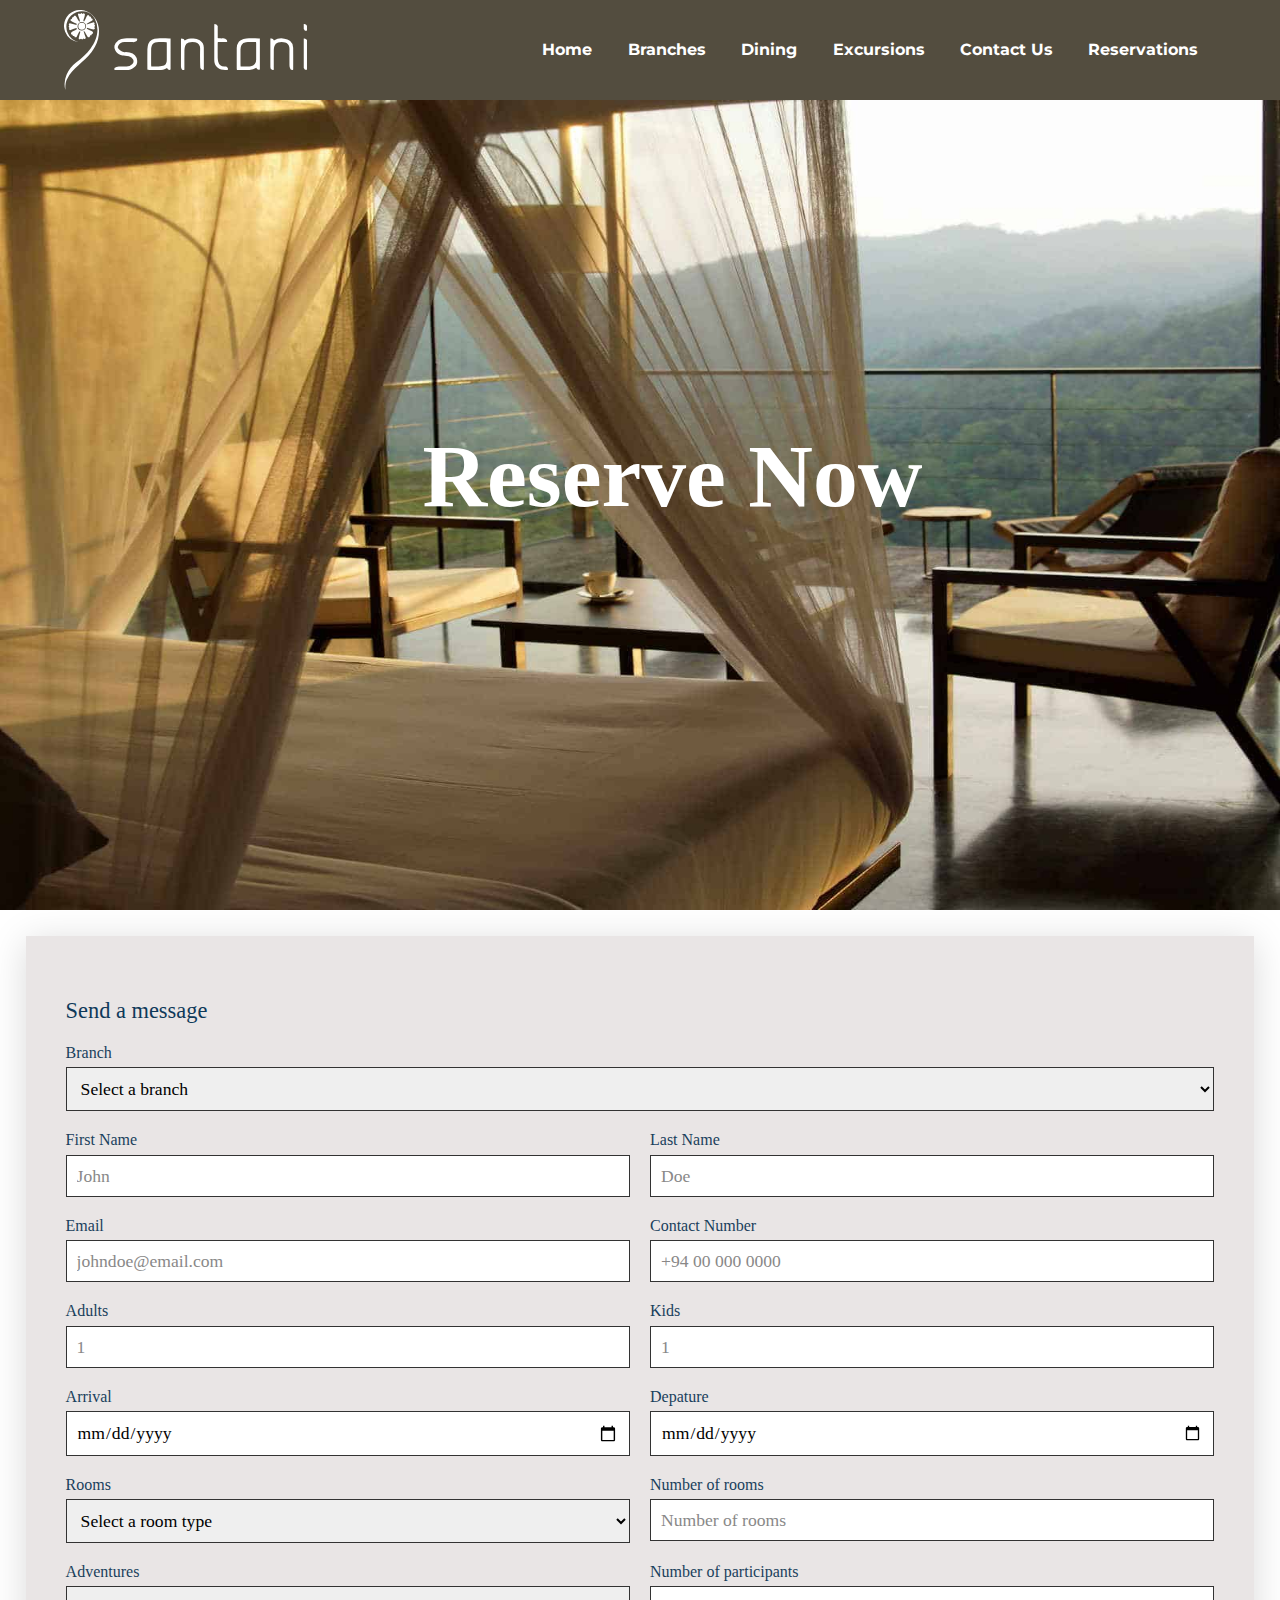
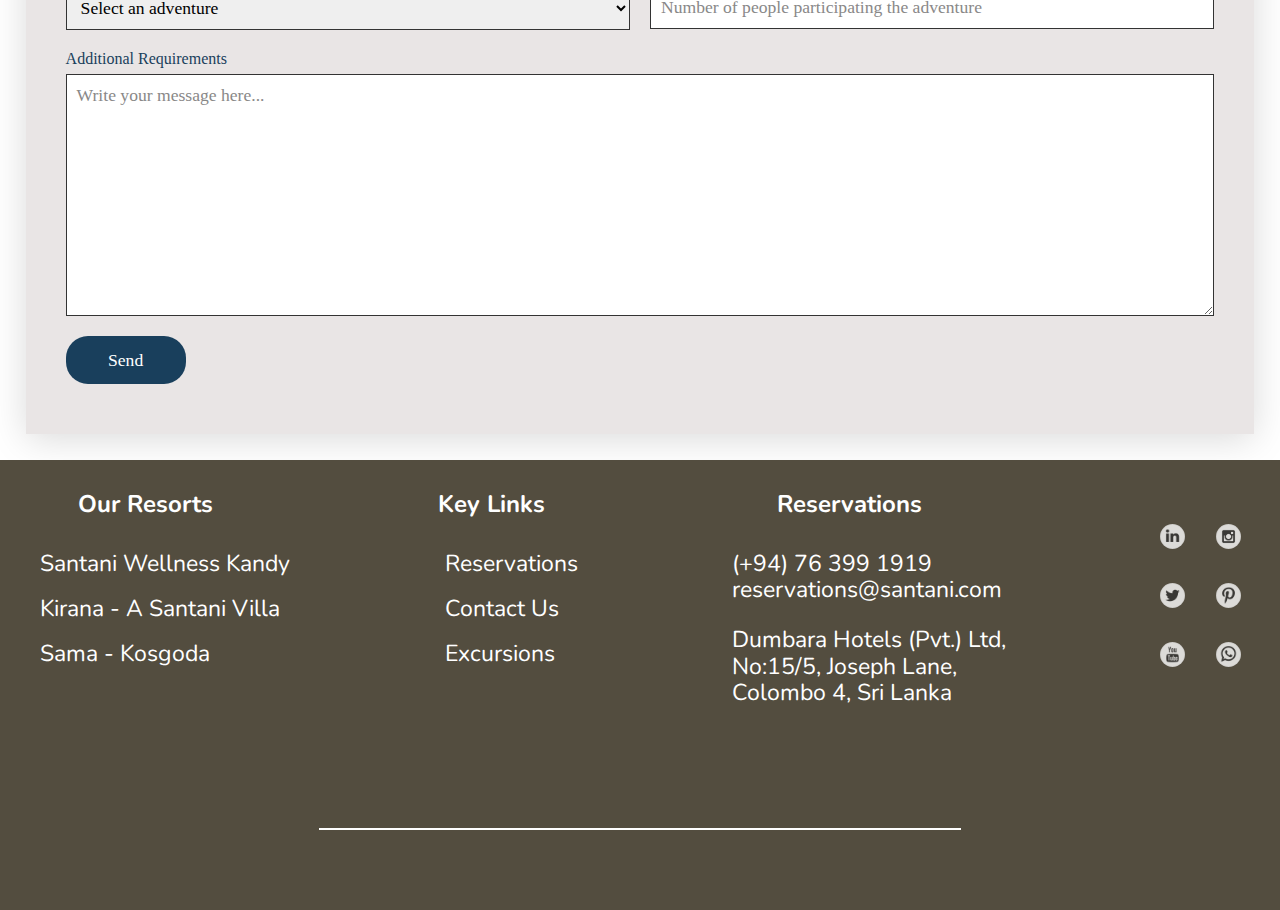
<file: reservations.html>
<!DOCTYPE html>
<html lang="en">
<head>
    <meta charset="UTF-8">
    <meta name="viewport" content="width=device-width, initial-scale=1.0">
    <link rel="apple-touch-icon" sizes="180x180" href="./favicon_package_v0/apple-touch-icon.png">
    <link rel="icon" type="image/png" sizes="32x32" href="./favicon_package_v0/favicon-32x32.png">
    <link rel="icon" type="image/png" sizes="16x16" href="./favicon_package_v0/favicon-16x16.png">
    <link rel="manifest" href="./favicon_package_v0/site.webmanifest">
    <link rel="mask-icon" href="./favicon_package_v0/safari-pinned-tab.svg" color="#5bbad5">
    <meta name="msapplication-TileColor" content="#2b5797">
    <meta name="theme-color" content="#ffffff">
    <link rel="stylesheet" href="./reset copy.css" type="text/css">
    <link rel="stylesheet" href="./style.css" type="text/css">
    <title>Reservations | Santani</title>
</head>
<body>
    <header>
        <nav>
            <input id="nav-toggle" type="checkbox">
            <section class="logo">
                <img src="./images/santani-logo.svg" alt="The Santani logo">
            </section>
            <ul class="links">
                <li><a href="./index.html">Home</a></li>
                <li><a href="./branches.html">Branches</a></li>
                <li ><a href="./dining.html">Dining</a></li>
                <li><a href="./excursions.html">Excursions</a></li>
                <li><a href="./contact.html">Contact Us</a></li>
                <li  class="active"><a href="./reservations.html">Reservations</a></li>
            </ul>
            <label for="nav-toggle" class="icon-burger">
                <section class="line"></section>
                <section class="line"></section>
                <section class="line"></section>
            </label>
        </nav>
        <section class="container">
            <section class="r-heading">Reserve Now</section>
            <img src="./images/bookingmain.png" alt="The room of the mountain view chalet">
        </section>
    </header>
    <body>
        <section class="contact-us">
            <section class="book">
                <!--start of the Form -->
                <section class="contact form">
                    <h3>Send a message</h3>
                    <form>
                        <section class="form-b">
                            <section class="inputBox1">
                                <span>Branch</span>
                                <select name="branch" id="branch">
                                    <option value="">Select a branch</option>
                                   <option value="branch">Santani Wellness Kandy</option>
                                   <option value="branch">Kirana - A Santani Villa</option>
                                   <option value="branch">Sama Kosgoda - A Santani Retreat</option>
                                </select>
                            </section>
                            <section class="row50">
                                <section class="inputBox">
                                    <span>First Name</span>
                                    <input type="text" placeholder="John" required>
                                </section>
                                <section class="inputBox">
                                    <span>Last Name</span>
                                    <input type="text" placeholder="Doe" required>
                                </section>                            
                            </section>
                            <section class="row50">
                                <section class="inputBox">
                                    <span>Email</span>
                                    <input type="email" placeholder="johndoe@email.com" required>
                                </section>
                                <section class="inputBox">
                                    <span>Contact Number</span>
                                    <input type="tel" placeholder="+94 00 000 0000" required>
                                </section>
                            </section>
                            <section class="row50">    
                                <section class="inputBox">
                                    <span>Adults</span>
                                    <input type="number" placeholder="1">
                                </section>
                                <section class="inputBox">
                                    <span>Kids</span>
                                    <input type="number" placeholder="1">
                                </section>
                            </section>
                            <section class="row50">    
                                <section class="inputBox">
                                    <span>Arrival</span>
                                    <input type="date" >
                                </section>
                                <section class="inputBox">
                                    <span>Depature</span>
                                    <input type="date" >
                                </section>
                            </section>
                            <section class="row50">    
                                <section class="inputBox">
                                    <span>Rooms</span>
                                    <select name="rooms" id="rooms">
                                    <option value="">Select a room type</option>
                                   <option value="rooms">Mountain view Chalet</option>
                                   <option value="rooms">Garden Chalet</option>
                                   <option value="rooms">Master Suite</option>
                                   <option value="rooms">Family Suite</option>
                                   <option value="rooms">Private Villa</option>
                                   <option value="rooms">Shared Villa</option>
                                    </select>
                                </section>
                                <section class="inputBox">
                                    <span>Number of rooms</span>
                                    <input type="number" placeholder="Number of rooms">
                                </section>
                            </section>
                            <section class="row50">    
                                <section class="inputBox">
                                    <span>Adventures</span>
                                    <select name="adventure" id="adventure">
                                        <option value="">Select an adventure</option>
                                       <option value="adventure">Kandy City Tour</option>
                                       <option value="adventure">Victoria Golf Club</option>
                                       <option value="adventure">Bird Watching</option>
                                       <option value="adventure">Turtle Hatchery</option>
                                       <option value="adventure">Brief Garden</option>
                                       <option value="adventure">Water Sports</option>
                                    </select>
                                </section>
                                <section class="inputBox">
                                    <span>Number of participants</span>
                                    <input type="number" placeholder="Number of people participating the adventure">
                                </section>
                            </section>
    
                            <section class="row100">
                                <section class="inputBox">
                                    <span>Additional Requirements</span>
                                    <textarea placeholder="Write your message here..."></textarea>
                                </section>
                            </section>
                            <section class="row100">
                                <section class="inputBox">
                                    <input type="submit" value="Send">
                                </section>
                            </section>
                        </section>
                    </form> <!--end of the form-->
                </section>
            </section>
        </section>
         <!-- Footer -->
   <footer>
    <section class="footer-wrapper">
        <section class="b-footer-link1">
            <h4 class="foothead">Our Resorts</h4> 
            <ul>
                <li>
                   <a href="./branches.html#sanK" target="_blank">Santani Wellness Kandy</a>
                </li> <br>
                <li>
                    <a href="./branches.html#sanB" target="_blank">Kirana - A Santani Villa</a>
                </li> <br>
                <li>
                    <a href="./branches.html#sanS" target="_blank">Sama - Kosgoda</a>
                </li> <br>
            </ul>
        </section>
        <section class="b-footer-link2">
            <h4 class="foothead">Key Links</h4>
            <ul>
                <li>
                    <a href="./reservations.html">Reservations</a>
                </li> <br>
                <li>
                    <a href="./contact.html">Contact Us</a>
                </li> <br>
                <li>
                    <a href="./excursions.html">Excursions</a>
                </li> <br>
            </ul>
        </section>
        <section class="b-footer-end">
            <h4 class="foothead">Reservations</h4>
            <ul>
                <li><a href="tel:(+94) 76 399 1919 ">(+94) 76 399 1919 </a></li>
                <li><a href="mailto:reservations@santani.com">reservations@santani.com</a></li>
                <li><a href="https://goo.gl/maps/asEp6X1gUYSYBFAx8"><p>Dumbara Hotels (Pvt.) Ltd,<br>No:15/5, Joseph Lane,<br>Colombo 4, Sri Lanka</p></a></li>
            </ul>
        </section>
        <section class="socials">
            <a href="https://www.linkedin.com/company/santani/" target="_blank"><img src="./logos/linkdin logo.jpeg" alt="linkedin logo"></a>
                <a href="https://instagram.com/santani_wellness?igshid=MzRlODBiNWFlZA==" target="_blank"><img src="./logos/instagram logo.jpeg" alt="instagram logo"></a>
                <a href="https://twitter.com/Santani_lk" target="_blank"><img src="./logos/twitter logo .jpeg" alt="twitter logo"></a>
                <a href="https://www.pinterest.com/santaniresortandspa/" target="_blank"><img src="./logos/pinterest logo.jpeg" alt="pintrest logo"></a>
                <a href="https://www.youtube.com/@SantaniWellnessKandy"><img src="./logos/yt logo.jpeg" alt="youtube logo"></a>
                <a href="https://api.whatsapp.com/send/?phone=94763991919&text&type=phone_number&app_absent=0" target="_blank"><img src="./logos/whatsapp logo.jpeg" alt="whatsapp logo"></a>
            </section>
        </section>
    </section>
    <hr>
    <!-- 1. The Santani logo and The room of the mountain view chalet were taken from https://www.santani.com/ -->
</footer>
</body>
</html>
</file>
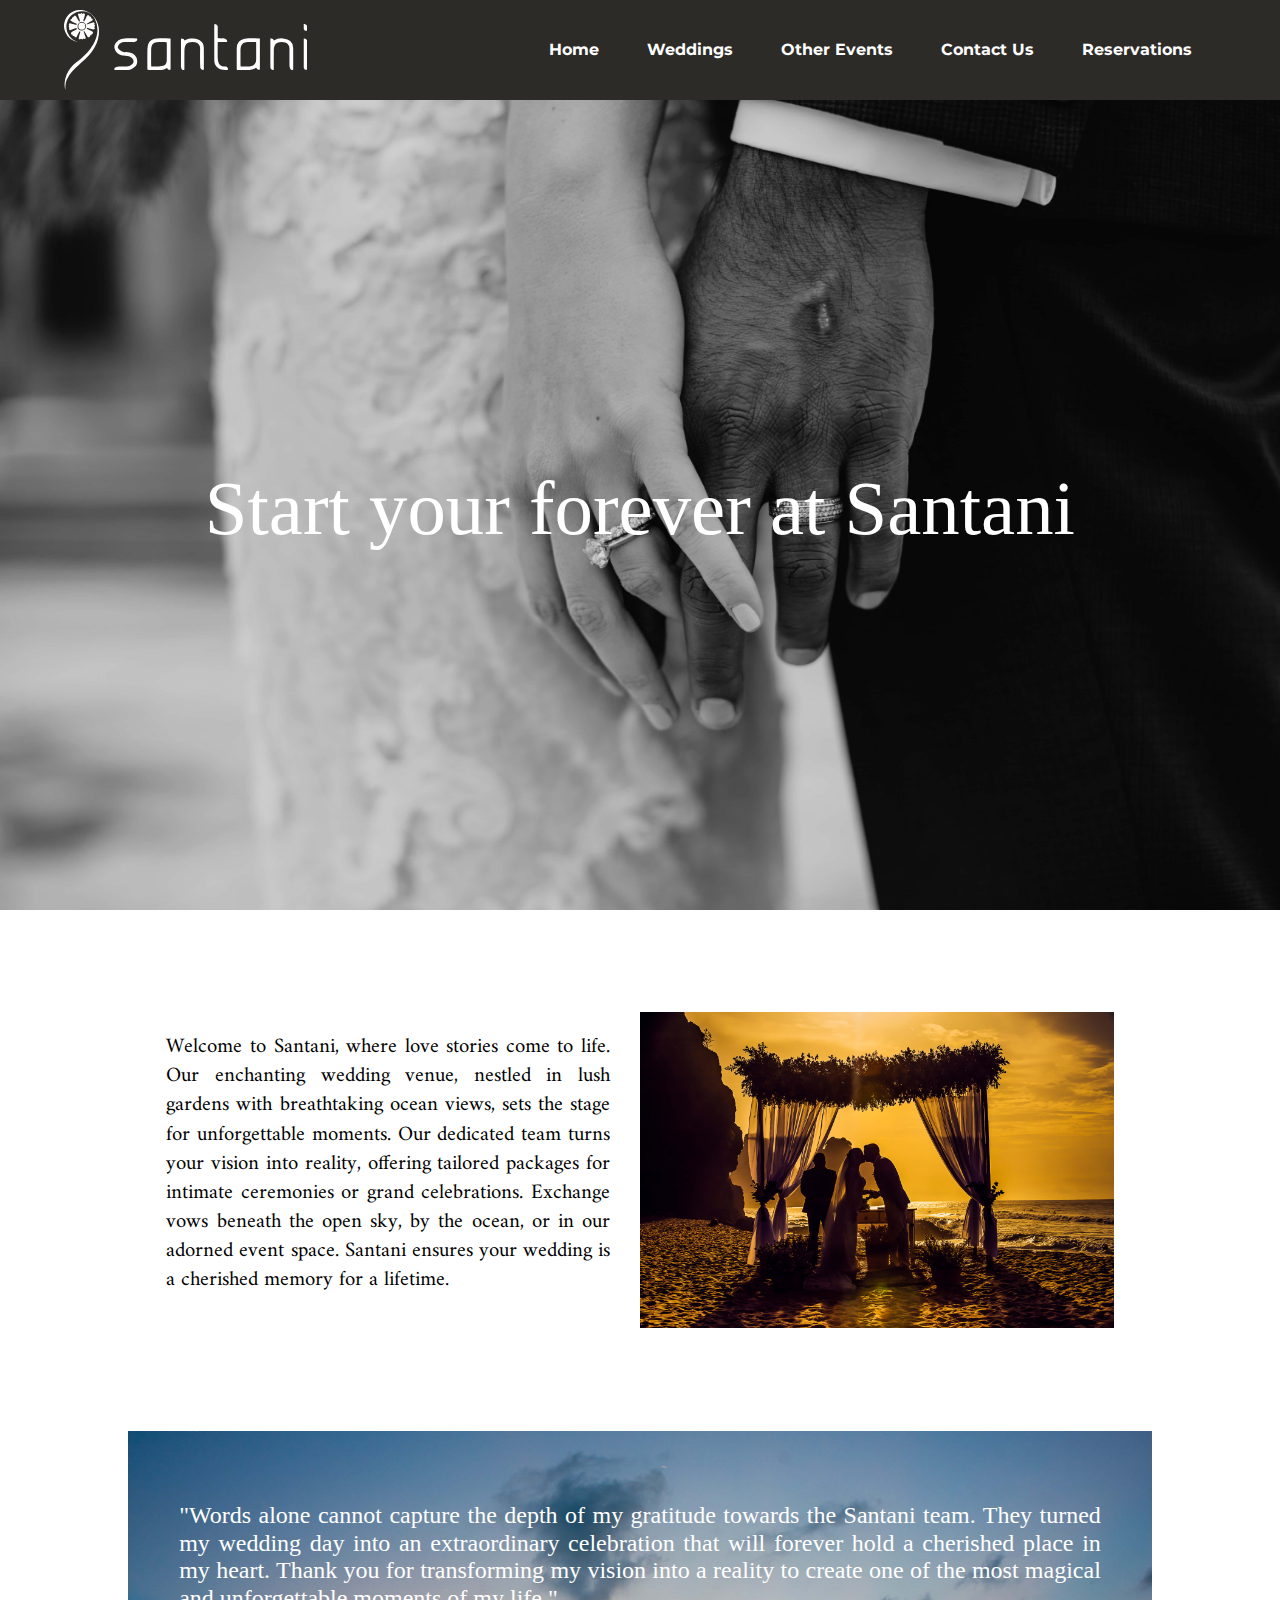
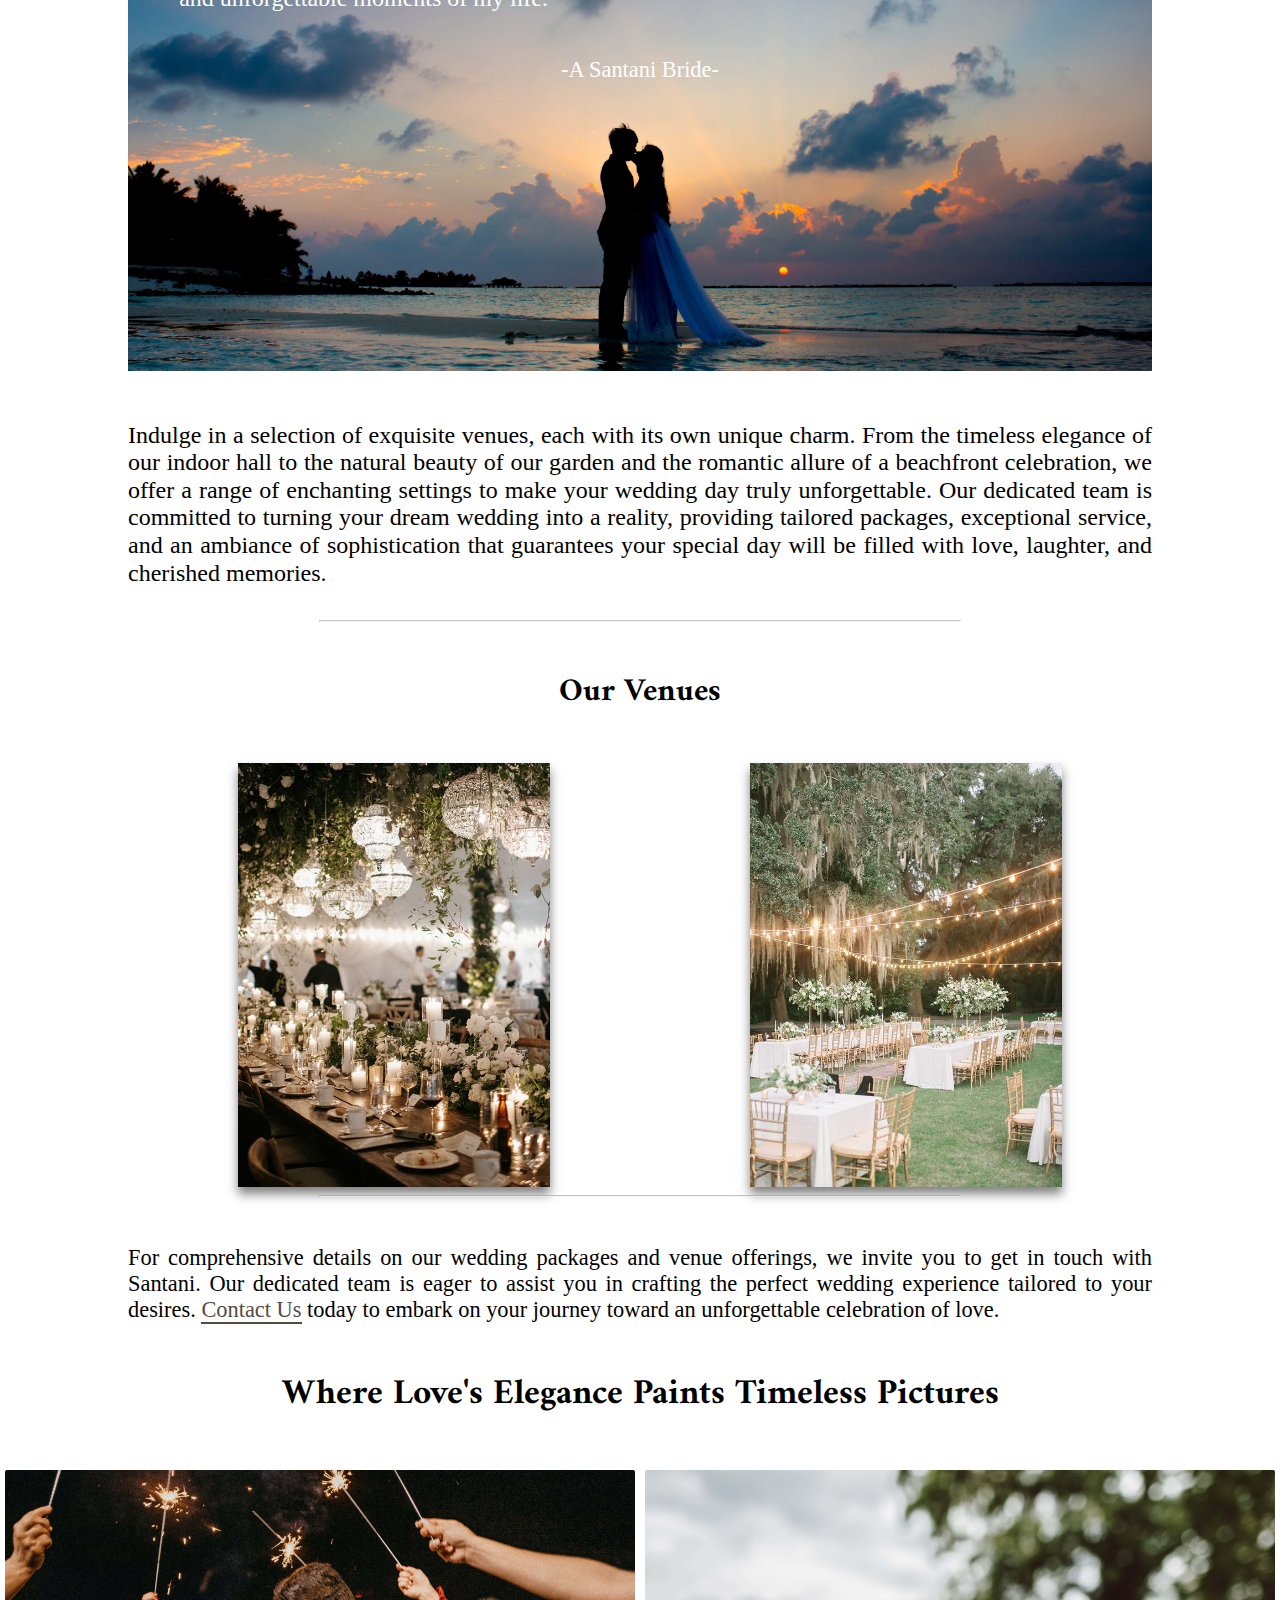
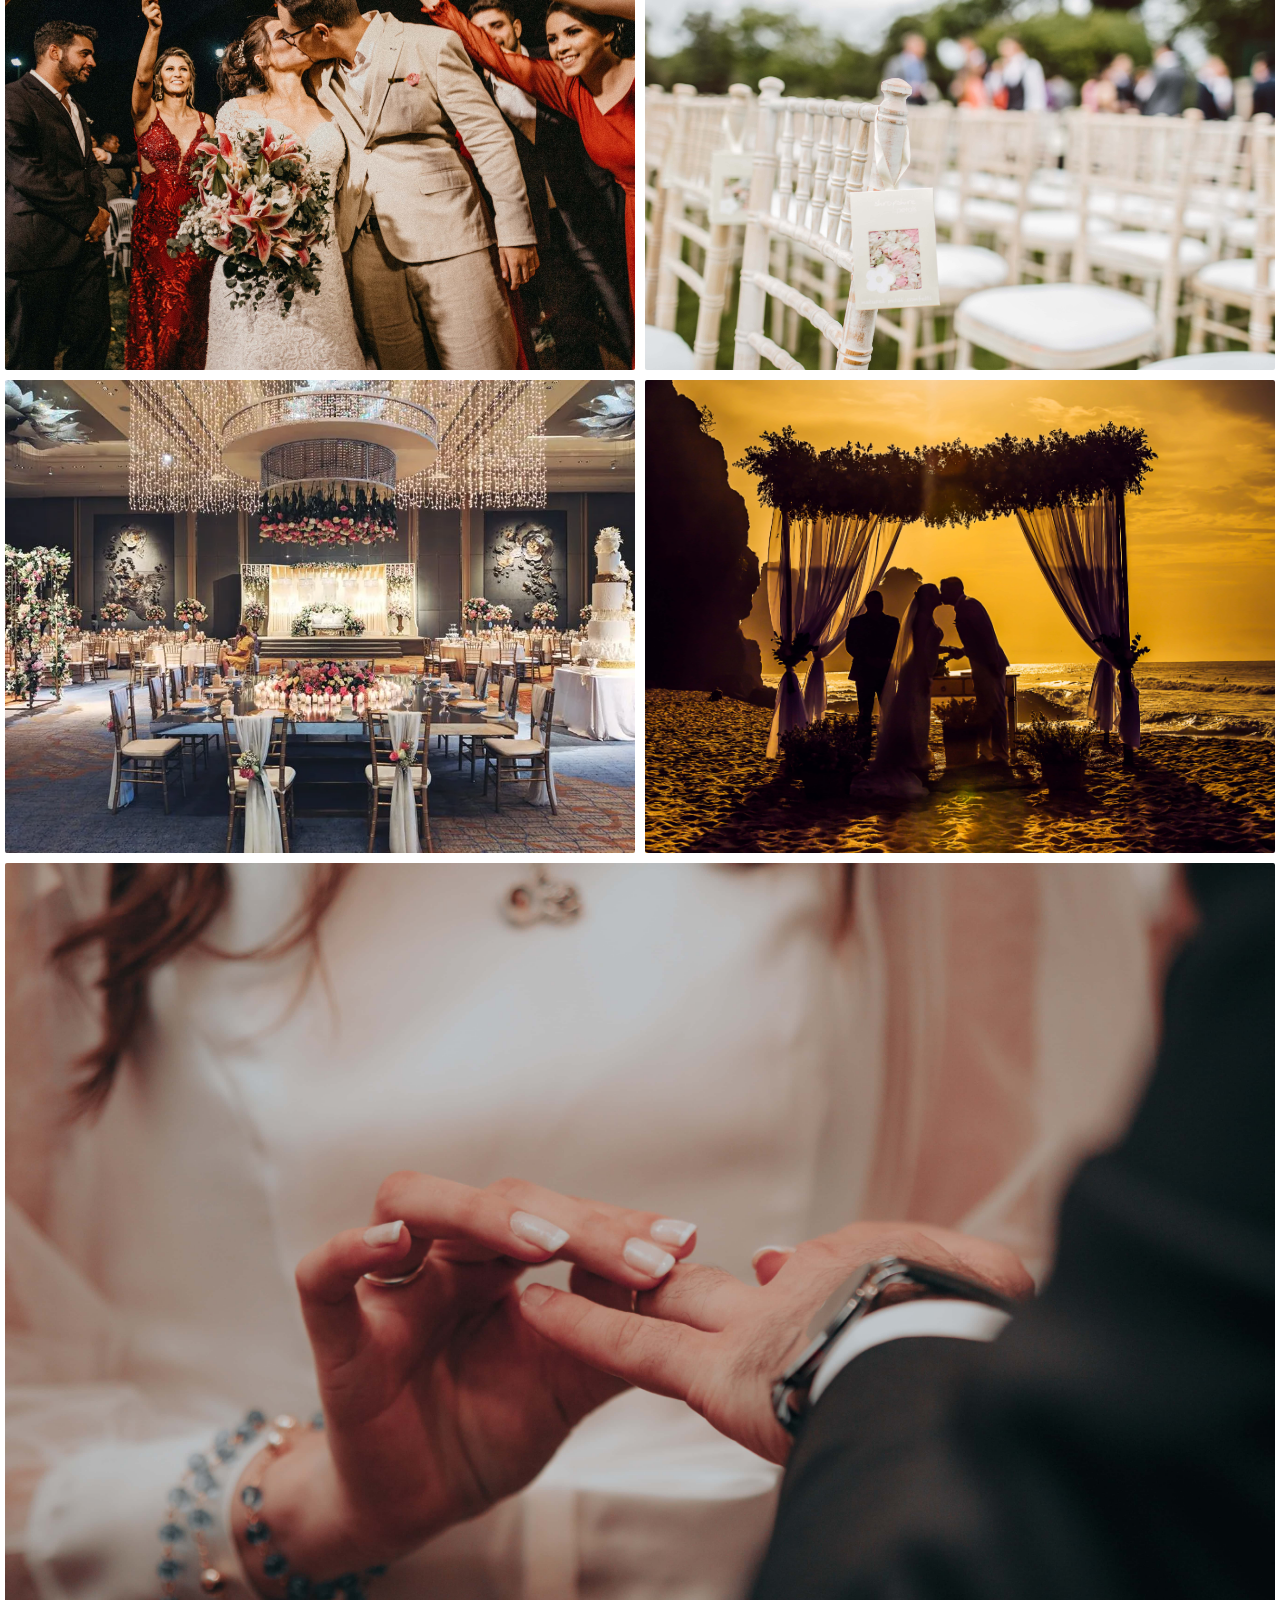
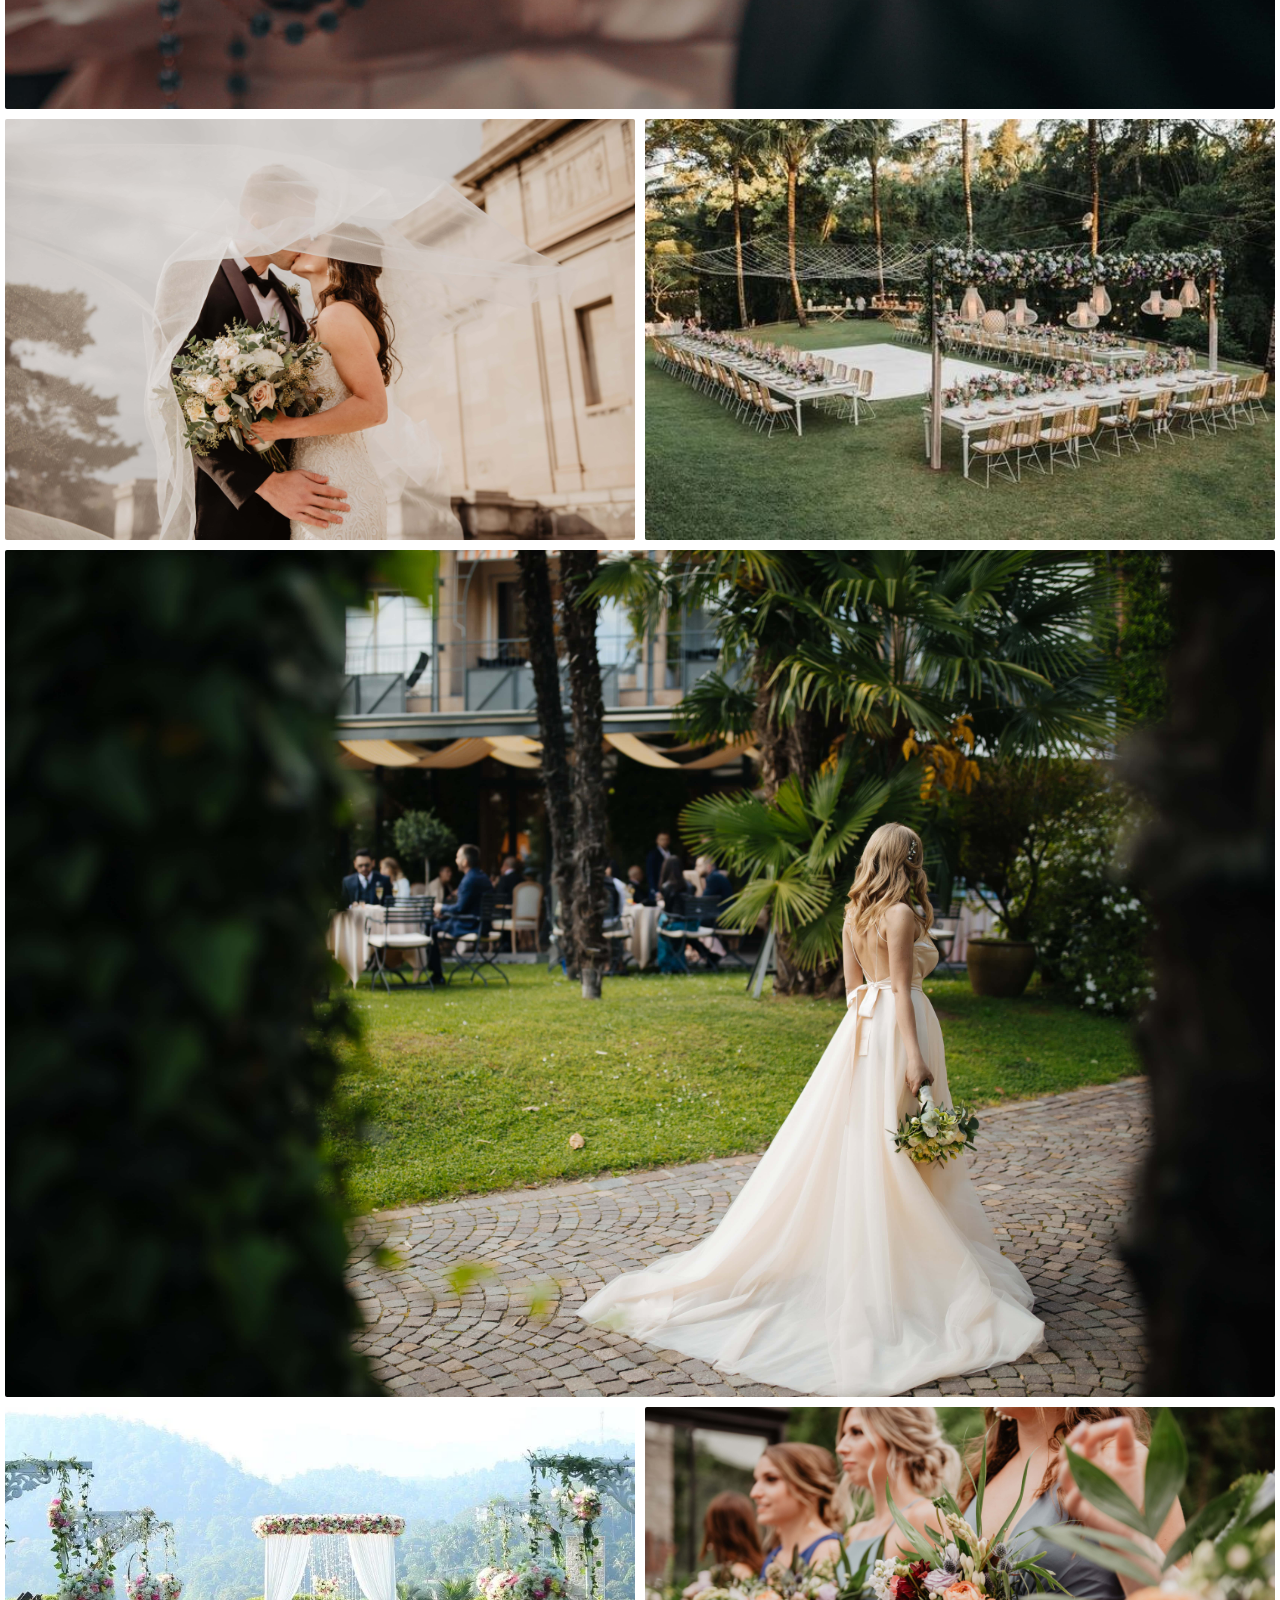
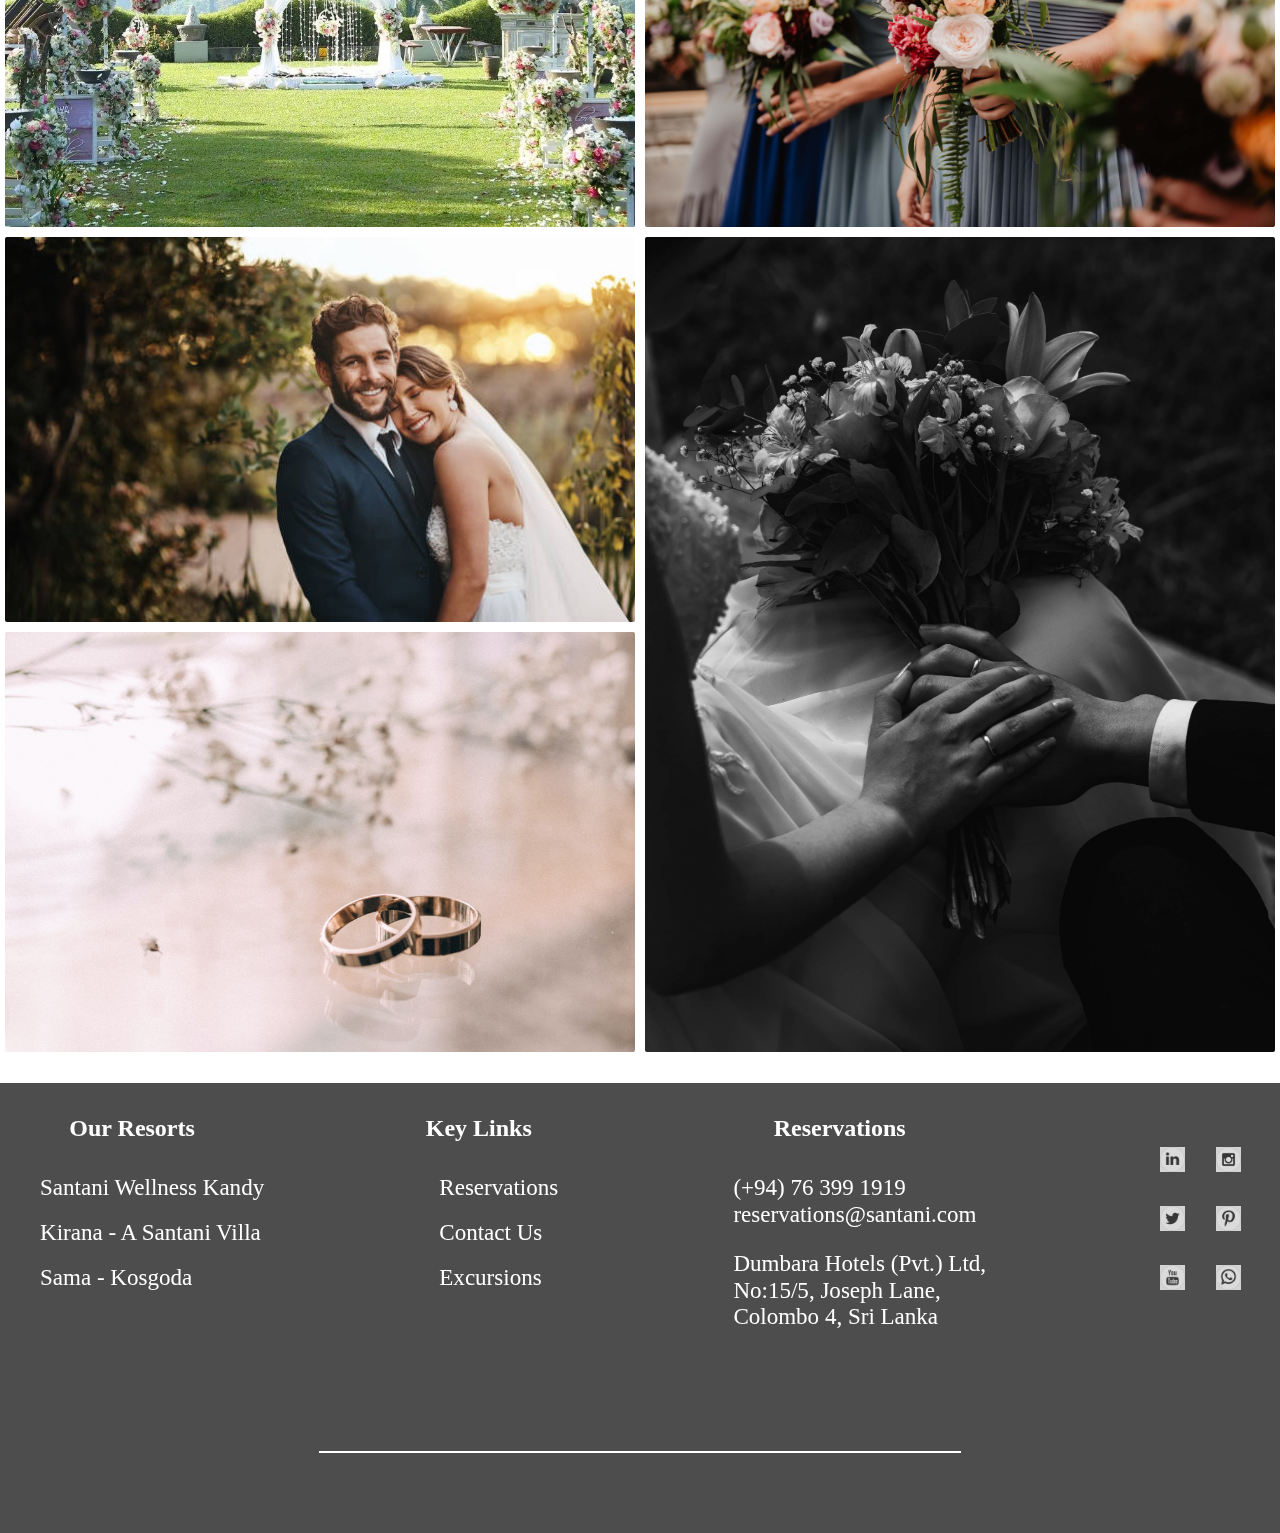
<file: wedding.html>
<!DOCTYPE html>
<html lang="en">
<head>
    <meta charset="UTF-8">
    <meta name="viewport" content="width=device-width, initial-scale=1.0">
    <link rel="apple-touch-icon" sizes="180x180" href="./favicon_package_v0/apple-touch-icon.png">
    <link rel="icon" type="image/png" sizes="32x32" href="./favicon_package_v0/favicon-32x32.png">
    <link rel="icon" type="image/png" sizes="16x16" href="./favicon_package_v0/favicon-16x16.png">
    <link rel="manifest" href="./favicon_package_v0/site.webmanifest">
    <link rel="mask-icon" href="./favicon_package_v0/safari-pinned-tab.svg" color="#5bbad5">
    <meta name="msapplication-TileColor" content="#2b5797">
    <meta name="theme-color" content="#ffffff">
    <link rel="stylesheet" href="./reset copy.css" type="text/css">
    <link rel="stylesheet" href="./wedding.css" type="text/css">
    <title>Wedding | Santani</title>
</head>
<body>
    <header>
        <nav>
            <input id="nav-toggle" type="checkbox">
            <section class="logo">
                <img src="./images/santani-logo.svg" alt="The Santani logo">
            </section>
            <ul class="links">
                <li><a href="./index.html">Home</a></li>
                <li><a href="./wedding.html">Weddings</a></li>
                <li><a href="./celebrations.html">Other Events</a></li>
                <li><a href="./contact.html">Contact Us</a></li>
                <li><a href="./reservations.html">Reservations</a></li>
            </ul>
            <label for="nav-toggle" class="icon-burger">
                <section class="line"></section>
                <section class="line"></section>
                <section class="line"></section>
            </label>
        </nav>
        <section class="container">
            <section class="w-heading">Start your forever at Santani</section>
            <img src="./images/couple.jpg" alt="">
        </section>
    </header>
    <article>
        <section class="w-para1">
            <p>Welcome to Santani, where love stories come to life. Our enchanting wedding venue, nestled in lush gardens with breathtaking ocean views, sets the stage for unforgettable moments. Our dedicated team turns your vision into reality, offering tailored packages for intimate ceremonies or grand celebrations. Exchange vows beneath the open sky, by the ocean, or in our adorned event space. Santani ensures your wedding is a cherished memory for a lifetime.</p>
    
                <img class="img1" src="./images/alter.jpg" alt="A couple kissing at the alter">
        </section>
    </article>
    <article>
        <!--A comment made by a santani bride-->
    <section class="wed-com">
        <h3>"Words alone cannot capture the depth of my gratitude towards the Santani team. They turned my wedding day into an extraordinary celebration that will forever hold a cherished place in my heart. Thank you for transforming my vision into a reality to create one of the most magical and unforgettable moments of my life."</h3>
        <p>-A Santani Bride-</p>
    </section>
    </article>
    <!--Intro to the Venues-->
    <section class="ven-intro">
        <h2>
        Indulge in a selection of exquisite venues, each with its own unique charm. From the timeless elegance of our indoor hall to the natural beauty of our garden and the romantic allure of a beachfront celebration, we offer a range of enchanting settings to make your wedding day truly unforgettable. Our dedicated team is committed to turning your dream wedding into a reality, providing tailored packages, exceptional service, and an ambiance of sophistication that guarantees your special day will be filled with love, laughter, and cherished memories.</h2>
    </section>
    <hr class="hr2">
    <!--The Venues-->
    <section class="v-heading"><h2>Our Venues</h2></section>
    <section class="wrapper">
        <section class="card">
            <img src="./images/indoor wed.jpeg" alt="A table set with centerpieces at an indoor wedding reception">
            <section class="info">
                <h1>The Imperial Ballroom</h1>
            </section>
        </section>

        <section class="card">
            <img src="./images/garden wed.jpeg" alt="Arrangement of tables at an outdoor wedding reception at a garden">
            <section class="info">
                <h1>The Garden of Eden</h1>
            </section>
        </section>
       </section>
    </section>
    <hr class="hr2">
    <section class="w-para2">
        <p>For comprehensive details on our wedding packages and venue offerings, we invite you to get in touch with Santani. Our dedicated team is eager to assist you in crafting the perfect wedding experience tailored to your desires. <a href="./contact.html">Contact Us</a> today to embark on your journey toward an unforgettable celebration of love.</p>
        
    </section>
    <!--The Gallery-->
    <section class="title">
        <h2>Where Love's Elegance Paints Timeless Pictures</h2>
    </section>
    <section class="gallery-container">
        <section class="image">
            <img src="./images/galleryimg1.jpg" alt="A couple kissing while surrounded by people holding sparklers">
        </section>
        <section class="image">
            <img src="./images/galleryimg2.jpg" alt="Chairs arranged on the side of the aisle">
        </section>
        <section class="wide2">
            <img src="./images/galleryimg3.webp" alt="Arrangement of tables in an indoor wedding reception">
        </section>
        <section class="rowcol2">
            <img src="./images/galleryimg4.jpg" alt="A couple exchanging rings at the alter">
        </section>
        <section class="image">
            <img src="./images/alter.jpg" alt="A couple kissing at the alter">
        </section>
        <section class="image">
            <img src="./images/wed-couple.jpg" alt="A couple covered by a veil, kissing">
        </section>
        <section class="rowcol2">
            <img src="./images/galleryimg5.jpg" alt="A bride holding a bouqet, facing away from the camera">
        </section>
        <section class="image">
            <img src="./images/outdoorwed.jpeg" alt="An outdoor wedding reception">
        </section>
        <section class="image">
            <img src="./images/galleryimg6.webp" alt="A traditional poruwa in a garden">
        </section>
        <section class="image">
            <img src="./images/galleryimg7.jpg" alt="Bridesmaides holding bouqets">
        </section>
        <section class="image">
            <img src="./images/galleryimg8.jpeg" alt="A bride and Groom hugging">
        </section>
        <section class="row2">
            <img src="./images/galleryimg9.jpg" alt="A bride and groom holding their hands above the bouqet">
        </section>
        <section class="image">
            <img src="./images/galleryimg10.jpg" alt="2 rings places together">
        </section>
    </section>
     <!-- Footer -->
   <footer>
    <section class="footer-wrapper">
        <section class="b-footer-link1">
            <h4 class="foothead">Our Resorts</h4> 
            <ul>
                <li>
                   <a href="./branches.html#sanK" target="_blank">Santani Wellness Kandy</a>
                </li> <br>
                <li>
                    <a href="./branches.html#sanB" target="_blank">Kirana - A Santani Villa</a>
                </li> <br>
                <li>
                    <a href="./branches.html#sanS" target="_blank">Sama - Kosgoda</a>
                </li> <br>
            </ul>
        </section>
        <section class="b-footer-link2">
            <h4 class="foothead">Key Links</h4>
            <ul>
                <li>
                    <a href="./reservations.html">Reservations</a>
                </li> <br>
                <li>
                    <a href="./contact.html">Contact Us</a>
                </li> <br>
                <li>
                    <a href="./excursions.html">Excursions</a>
                </li> <br>
            </ul>
        </section>
        <section class="b-footer-end">
            <h4 class="foothead">Reservations</h4>
            <ul>
                <li><a href="tel:(+94) 76 399 1919 ">(+94) 76 399 1919 </a></li>
                <li><a href="mailto:reservations@santani.com">reservations@santani.com</a></li>
                <li><a href="https://goo.gl/maps/asEp6X1gUYSYBFAx8"><p>Dumbara Hotels (Pvt.) Ltd,<br>No:15/5, Joseph Lane,<br>Colombo 4, Sri Lanka</p></a></li>
            </ul>
        </section>
        <section class="socials">
            <a href="https://www.linkedin.com/company/santani/" target="_blank"><img src="./logos/linkdin logo.jpeg" alt="linkedin logo"></a>
            <a href="https://instagram.com/santani_wellness?igshid=MzRlODBiNWFlZA==" target="_blank"><img src="./logos/instagram logo.jpeg" alt="instagram logo"></a>
            <a href="https://twitter.com/Santani_lk" target="_blank"><img src="./logos/twitter logo .jpeg" alt="twitter logo"></a>
            <a href="https://www.pinterest.com/santaniresortandspa/" target="_blank"><img src="./logos/pinterest logo.jpeg" alt="pintrest logo"></a>
            <a href="https://www.youtube.com/@SantaniWellnessKandy" target="_blank"><img src="./logos/yt logo.jpeg" alt="youtube logo"></a>
            <a href="https://api.whatsapp.com/send/?phone=94763991919&text&type=phone_number&app_absent=0" target="_blank"><img src="./logos/whatsapp logo.jpeg" alt="whatsapp logo"></a>
        </section>
        </section>
    </section>
    <hr>
    <!-- 1.The Santani logo was taken from https://www.santani.com/
         2. Arrangement of tables in an indoor wedding reception was taken from https://www.shangri-la.com/?WT.mc_id=SLIM_20200224_GLOBAL_SEM_GOOGLE_ALWAYSON_BRAND-EXACT-TEXTLINK_AON2019_EN-RSA-SL-Shangri%20la&&&&&ds_rl=1247775&ds_rl=1272902&ds_rl=1272902&gclid=EAIaIQobChMI-u-E1MKegQMVS1d9Ch3ZGAXhEAAYASAAEgKtJPD_BwE&gclsrc=aw.ds-->
</footer>
</body> 
</html>
</body>
</html>
</file>
<file: style.css>
@import url('https://fonts.googleapis.com/css?family=Playfair+Display|Crimson+Text|EB+Garamond|Montserrat|Raleway|Quicksand|Julius+Sans+One|Amiri|Crimson+Pro|Sweet+Sans+Pro|Lato|Poppins|Philosopher|Nunito|Ubuntu');
@import url(https://fonts.googleapis.com/css2?family=Material+Symbols+Outlined:opsz,wght,FILL,GRAD@20..48,100..700,0..1,-50..200);
:root{
    --white:#fff;
    --black:#000;
    --background:#534D3F;
}
body {
	padding: 0;
	margin: 0;
}
nav {
	position: fixed;
	z-index: 10;
	left: 0;
	right: 0;
	top: 0;
	font-family: 'Montserrat', sans-serif;
	padding: 0 5%;
	height: 100px;
	background-color: var(--background);
}
nav .logo {
	float: left;
	width: 40%;
	height: 100%;
	display: flex;
	align-items: center;
	font-size: 24px;
	color: var(--white);
}
nav .links {
	float: right;
	padding: 0;
	margin: 0;
	width: 60%;
	height: 100%;
	display: flex;
	justify-content: space-around;
	align-items: center;
}
nav .links li {
	list-style: none;
}
nav .links a {
	display: block;
	padding: 1em;
	font-size: 16px;
	font-weight: bold;
	color: var(--white);
	text-decoration: none;
}
#nav-toggle {
	position: absolute;
	top: -100px;
}
nav .icon-burger {
	display: none;
	position: absolute;
	right: 5%;
	top: 50%;
	transform: translateY(-50%);
}
nav .icon-burger .line {
	width: 30px;
	height: 5px;
	background-color: var(--white);
	margin: 5px;
	border-radius: 3px;
	transition: all .3s ease-in-out;
}
@media screen and (max-width: 915px) {
	nav .logo {
		float: none;
		width: auto;
		justify-content: center;
	}
	nav .links {
		float: none;
		position: fixed;
		z-index: 9;
		left: 0;
		right: 0;
		top: 100px;
		bottom: 100%;
		width: auto;
		height: auto;
		flex-direction: column;
		justify-content: space-evenly;
		background-color: rgba(0,0,0,.8);
		overflow: hidden;
		box-sizing: border-box;
		transition: all .5s ease-in-out;
	}
	nav .links a {
		font-size: 20px;
	}
	nav :checked ~ .links {
		bottom: 0;
	}
	nav .icon-burger {
		display: block;
	}
	nav :checked ~ .icon-burger .line:nth-child(1) {
		transform: translateY(10px) rotate(225deg);
	}
	nav :checked ~ .icon-burger .line:nth-child(3) {
		transform: translateY(-10px) rotate(-225deg);
	}
	nav :checked ~ .icon-burger .line:nth-child(2) {
		opacity: 0;
	}
}
/* Home page */
.container {
	position: relative;
	margin-top:100px;
    height: 90vh;
}
.container img {
	display: block;
	width: 100%;
    height: 90vh;
}
.heading{
    
	z-index: 5;
    position: absolute;
    top: 50%;
    left: 50%;
    transform: translate(-50%, -50%);
    text-align: center;
    display: inline-block; 
    color: var(--white);
    font-weight: 600;
    transition:0.5s ;
    font-size: 10vw;
}
@media screen and (max-width:539px) {
    .heading{
        font-size: 3em;
    }
}
.heading1{
    z-index: 5;
    position: absolute;
    top: 60%;
    left: 50%;
    transform: translate(-50%, -50%);
    text-align: center;
    font-size: 3vw;
    display: inline-block; 
  
}
.heading:hover{
    -webkit-text-stroke: 2px var(--white);
    color: transparent ;
}

.heading1{
    text-decoration: none;
    display: inline-block;
    color: var(--white);
    font-size: 2vw;
    border: 2px solid var(--white);
    padding: 14px 70px;
    border-radius: 50px;
    margin-top: 20px;
    transition: 0.6s ease;
}

.heading1:hover{
    background-color: var(--white);
    color: var(--black);
}

.para{
    text-align: center;
    font-size: 2vw;

}
.hr1{
    border-top: var(--background) solid;
    width: 20%;
}
.hr2, .hr3{
    border-top: hsl(0, 0, 0/0.5) solid;
    width: 50%;
    opacity: 0.6;
}
.para1{
    font-size: 2vw;
    font-family: "Amiri";
    font-weight: 400;
    line-height: 28px;
    letter-spacing: 2.5px;
}
#about, .h-resort, .h-olist,  .h-ulist{
    font-family: "Crimson+Text";
    font-size: 4vw ;
    font-weight: 400;
    text-align: center;
}
.para4{
    font-family: "Crimson+Text";
    text-align: justify;
    font-size: 2.2vw;
    padding: 0 10%;
}
.para5{
    font-size: 2vw;
    text-align: justify;
    padding: 0 10%;
}
@media screen and (max-width:907px) {
    .para, .para2, .para3{
        font-size: 1.2em;
    }
    .para{
        text-align: center;
    }
    .para1{
        font-size: 1.3em;
        text-align: center;
    }
    .para2 {
        width: 80%;
        margin:10%;
    }
    .para3 br{
        display: none;
    }
    .para3{
        text-align: justify;
        margin: 10%;
    }
    .para4, .para5{
        font-size: 1.3em;
    }
    .h-card1 p{
        font-size: 1.2em;
    }
    .heading1{
        text-decoration: none;
        display: inline-block;
        color: var(--white);
        font-size: 2vw;
        border: 2px solid var(--white);
        border-radius: 50px;
        margin-top: 20px;
        transition: 0.6s ease;
        padding: 5px 30px;
    }
}
.h-card1{
    display: flex;
    justify-content: space-between;
    height: 70vh;
    text-align: justify;
}
.card h2{
    text-align: center;
}
.h-card1 .card{
    display: flex;
    flex-direction: column;
    width: 35%;
    height: auto;
    padding: 2%;
}
.card img{
    width: 100%;
    height: 40vh;
}
.h-card1 .card:hover{
    box-shadow: 0px 7px 10px rgba(0,0,0,0.5);
}
@media  screen and (max-width:1149px) {
    .h-card1{
        height: 80vh;
    }
}
@media screen and (max-width:915px) {
    .h-card1{
        flex-wrap: wrap;
        height: auto;
        justify-content: center;
        align-items: center;
        margin: 0;
        width: 100%;
    }
    .card{
        width: 100%;
        height: auto;
        margin-bottom: 10%;
    }
    .container{
        height: auto;
    }
    .container img{
        height: auto;
    }
}
@media screen and (max-width:686px) {
    .h-card1{
        flex-direction: column;
        justify-content: center;
        align-items: center;
    }
}
@media screen and (max-width:633) {
    .h-card1 p{
        text-align: justify;
    }
}
@media screen and (max-width:770px){
    .hr3{
        margin-top: -5%;
    }
}
@media screen and (max-width:565px) {
    .h-card1 .card{
        display: flex;
        flex-direction: column;
        width: 95%;
        height: auto;
        padding:0 2.5%;
        margin: 0;
}
}
.ulist{
    display: flex;
    padding: 2%;
    gap: 30px;
    justify-content: center;
    text-align: justify;
    background-color: var(--white);
    margin: 5% 3%;
    border-radius: 5px;
}
.ulist:hover{
    box-shadow: 0 5px 35px rgba(0, 0, 0, 0.15);
    transition: all 0.7s ease;
}
.ulist ul li{
    font-size: 1.4em;
    line-height: 1.4em;
    font-family: "Amiri";
    color: var(--black);
}
.ulist .img1{
    width: 50%;
}
@media screen and (max-width:797px) {
    .ulist{
        flex-direction: column;
        justify-content: center;
        align-items: center;
    }
}
.olist1{
    display: flex;
    padding: 2%;
    gap: 30px;
    justify-content: center;
    text-align: justify;
    background-color: var(--white);
    margin: 5% 3%;
    border-radius: 5px;
}
.olist1:hover{
    box-shadow: 0 5px 35px rgba(0, 0, 0, 0.15);
    transition: all 0.7s ease;
}
.olist1 ol li{
    font-size: 1.4em;
    line-height: 1.4em;
    font-family: "Amiri";
    color: var(--black);
}
.olist1 .img1{
    width: 50%;
}
@media screen and (max-width:797px) {
    .olist1{
        flex-direction: column;
        justify-content: center;
        align-items: center;
    }
}
/* Branches*/
.r-heading{
    
	z-index: 5;
    position: absolute;
    top: 40%;
    left: 33%;
    text-align: center;
    color: var(--white);
    font-weight: 600;
    font-size: 7vw;
    font-family:"EB+Garamond";
}
.left1, .left2, .left3, .left4, .left5, .left6{
    width: 70%;
    height: 70vh;
    margin:0 15%;
    border-radius: 8px;
    background-repeat: no-repeat;
    background-size: cover;
    background-position: center;
}
.left1{
    background-image: url(./images/santanikandy.jpg);
}
.left2{
    background-image: url(./images/kiranabentota.jpg);
}
.left3{
    background-image: url(./images/samakosgoda.jpg);
}
.case h1{
    font-family:"Philosopher";
    font-size: 3em;
    text-align: center;
    margin: 10%;
}
.r-para{
    text-align: justify;
    font-size: 1.5em;
    width: 70%;
    margin:0 15%;
}
.r-map iframe{
    width: 70%;
    height: 40vh;
    margin: 0 15%;
}
.wrapper1{
    box-sizing: border-box;
    font-family: "Lato",sans-serif;
    display: flex;
    width: 80%;
    margin: 2% 10%;
    justify-content: center;
    align-items: center;
}
.r-card{
    width: 280px;
    height: 340px;
    padding: 2rem 1rem;
    background: var(--white);
    position: relative;
    margin-left: 20px;
    display: flex;
    align-items: center;
    box-shadow: 0px 7px 10px rgba(0,0,0,0.5);
    transition: 0.5s ease-in-out;
    justify-content: space-evenly;
}
.r-card:hover{
    transform: scale(110%);
    filter: grayscale(100%);
}
.r-card::before{
    content: "";
    position: absolute;
    top: 0;
    left: 0;
    display: block;
    width: 100%;
    height: 100%;
    z-index: 2;
    transition: 0.5s all;
    opacity: 0;
}
.r-card:hover:before{
    opacity: 1;
}
.r-card img{
    width: 100%;
    height: 100%;
    object-fit: cover;
    position: absolute;
    top: 0;
    left: 0;
}
.r-card .info1{
    position: relative;
    z-index: 3;
    color: var(--white);
    opacity: 0;
    transition: 0.5s all;
}
.r-card:hover .info1{
    opacity: 2;
    transform: translate(0px);
}
.r-card .info1 h1{
    justify-self: center;
    font-size: 20px;
    text-align: center;
    
}
@media screen and (max-width:625px) {
    .wrapper1{
        flex-direction: column;
        align-items: center;
        justify-content: center;
    }
    .r-card{
        margin: 3% 0;
    }
    
}
.r-table table {
    justify-content: center;
    justify-self: center;
    width: 90%;
    margin: 5%;
    overflow-x: auto;
}
.table{
    transform: translate(-50%,-50%);
    border-collapse: collapse;
    width: 100%;
    height: 50vh;
    border: 1px solid #bdc3c7;
    box-shadow: 2px 2px 12px rgba(0,0,0,0.2), -1px -1px 8px rgba(0,0,0,0.2);
    padding: 0 2%;
}
tr{
    transition: all .2s ease-in;
}
th, td{
    padding: 12px;
    text-align: center;
    border-bottom: 1px solid #ddd;
    color: var(--white);
}
th{
    background-color: rgb(48, 73, 71);
}
td{
    background-color: rgb(78, 102, 101);
}
tr:hover{
    background-color: #f5f5f5;
    transform: scale(1.02);
    box-shadow: 2px 2px 12px rgba(0,0,0,0.2), -1px -1px 8px rgba(0,0,0,0.2)
}
@media only screen and(max-width: 768px){
    .table{
        width: 90%;
    }
}
@media screen and (max-width:47spx) {
    .table{
        width: 80%;
        margin: 10%;
    }
    th, td{
        padding: 0;
    }
}



/* Dining */
.d-heading{
    z-index: 5;
    position: absolute;
    top: 40%;
    left: 27%;
    text-align: center;
    color: var(--white);
    font-weight: 600;
    font-size: 7vw;
    font-family:"EB+Garamond";
}
.left4{
    background-image: url(./images/olivemain.jpeg);
}
.left5{
    background-image: url(./images/float.png);
}
.left6{
    background-image: url(./images/crabmain.jpeg);
}
.d-para{
    text-align: justify;
    font-size: 2vw;
    width: 70%;
    margin:0 15%;
}
.d-para ul{
    margin-bottom: 15px;
}
.d-para a{
    text-decoration: none;
    text-transform:uppercase;
    background-color: #0e3959;
    color: var(--white);
    padding: 9px 19px;
    border-radius: 8px;
    display: inline-block;
    letter-spacing: 2px;
    margin:0 3%;
}
@media screen and (max-width:1000px) {
    .d-para{
        font-size: 1.5em;
    }
}

.ev-container{
    display: flex;
    width: 80%;
    margin: 0 10%;
    justify-content: center;
    align-items: center;
    gap: 2%;
}
.ev-container img{
    width:100%;
    height: 400px;
    border-radius: 20px;
    margin: 0 10px;
}
.ev-container h2{
    text-align: center;
}
.ev-cont1, .ev-cont2{
    display: flex;
    flex-direction: column;
}
@media screen and (max-width:900px) {
    .ev-container{
        flex-direction: column;
    }
}


/*Excursions*/
.exh2{
    text-align: center;
    font-family: "Crimson+Text";
    font-size: 2em;
    font-weight: lighter;
    margin: 4%;
}
.branch{
    margin-top: 3%;
    font-size: 2.8em;
    text-align: center;
    font-family: "Playfair+Display";
    font-weight: lighter;
}
.grid-container{
    display: grid;
    grid-template-columns: 1fr 1fr 1fr;
    gap: 60px;
    max-width: 1200px;
    margin: 20px auto;
}
.featured{
    grid-column: span 3;
    display: grid;
    grid-template-columns: 1fr 1fr;
    gap: 60px;
    align-items: center;
    border-bottom: 1px solid #bbc7c7;
    padding-bottom: 40px;
}
.featured img , .subart img, .subart iframe{
    width: 100%;
    border: 4px solid var(--white);
}
.subart iframe{
    width: 100%;
    height: 95%;
}
.featured h2{
    margin: 0px 10px 20px 10px;
    font-size: 2.5em;
    font-family: "Playfair+Display";
    font-weight: lighter;
}
.featured p{
    margin: 3px 10px 20px 10px;
    font-size: 1.5em;
    font-family: "Montserrat";
    text-align: justify;
}
.featured  a{
    text-decoration: none;
    border: 1px solid #476765;
    background-color: #476765;
    color: var(--white);
    padding: 10px;
    border-radius: 5px;
    text-align: center;
    font-size: 1.2em;
}
/*Responsive*/

@media screen and (max-width:760) {
    article .featured, p{
        display: block;
        margin: 0 20px;

    }
}
@media screen and (max-width:800px) {
    .featured{
        display: flex;
        flex-direction: column-reverse;
        justify-content: center;
        align-items: center;
    }
    .featured h2{
        text-align: center;
    }
    .featured p{
        margin: 0 10%;
    }
    .featured a{
        margin: 0 10%;
    }
    .featured img{
        width: 90%;
        margin: 0 5%;
    }
    .grid-container{
        display: flex;
        flex-direction: column;
        justify-content: center;
        align-items: center;
    }
    .subart{
        display: flex;
        justify-content: center;
        align-items: center;
        flex-direction: column;
        width: 80%;
        margin: 0 10%;
    }
}



/* Contact page */
#con1, #con2{
    z-index: 5;
    position: absolute;
    color: var(--white);
    font-weight: 600;
}
#con1{
    top: 20%;
    left: 40%;
    font-size: 5vw;
    font-weight: 300;
    color: var(--white);
}
#con2{
    font-size: 4vw;
    top: 50%;
    left: 12%;;
    color: var(--white);
    font-weight: 300;
    margin-bottom: 0px;
}
.form{
    grid-area: form;
    margin: 2%;

}
.info{
    grid-area: info;
    margin: 2%;
}
.map{
    grid-area: map;
    margin: 2%;
}
.contact{
    padding: 40px;
    background: var(--white);
    box-shadow: 0 5px 35px rgba(0,0,0,.15);
    background-color:#bdb2b256 ;
}
.box{
    position: relative;
    display: grid;
    grid-template-columns: 2fr 1fr;
    grid-template-rows: 5fr 4fr;
    grid-template-areas: 
    "form info"
    "form map";
    grid-gap:15px;
    margin-top: 2%;
}
.contact h3{
    color: #0e3959;
    font-weight: 500;
    font-size: 1.4em;
    margin-bottom: 10px;
}
/* form */
.formBox{
    position: relative;
    width: 100%;
}
.formBox .row50{
    display: flex;
    gap: 20px;
}
.inputBox{
    display: flex;
    flex-direction: column;
    margin-bottom: 10px;
    width: 50%;
}
.formBox .row100 .inputBox{
    width: 100%;
}
.inputBox span{
    color: #193f5c;
    margin-top:10px;
    margin-bottom: 5px;
    font-weight: 500;
}
.inputBox input{
    padding:10px;
    font-size: 1.1em;
    outline: none;
    border: 1px solid #333;
    resize: none;
}
.inputBox textarea{
    padding: 10px;
    font-size: 1.1em;
    outline: none;
    border: 1px solid #333;
    resize: vertical;
    min-height: 220px;
    margin-bottom: 10px;
    cursor: pointer;
}
.inputBox input[type="submit"]{
    background-color: #193f5c;
    color: var(--white);
    border: none;
    font-size: 1.1em;
    max-width: 120px;
    font-weight:500;
    cursor: pointer;
    padding: 14px 15px;
    border-radius: 22px;
    text-align: center;
}
.inputBox ::placeholder{
    color: #898888;
}
/* info */
.info{
    background: #bdb2b256;
    padding: 40px;
    box-shadow: 0 5px 35px rgba(0,0,0,0.15);
}
.info .infobox{
    margin-top: 15px;
}
.info h3{
    color:#0e3959 ;
    margin-top: 10px;
}
.info .infoBox section{
    display: flex;
    align-items: center;
    margin-bottom:10px;
    text-align: justify;
}
.info .infoBox section span{
    min-width: 45px;
    height: 45px;
    color: var(--black);
    display: flex;
    justify-self:center;
    align-items: center;
    font-size: 1em;
    border-width: 40px;
    border-radius: 4px;
    text-align: left;
    margin-right: 15px;
    
}
.info .infoBox section p{
    color: #0e3959;
    font-size: 1em;
    align-items: center;
}
.info .infoBox section a{
    color: #0e3959;
    text-decoration: none;
    font-size: 1em;
    align-items: center;
    justify-content: center;
}
.sci{
    margin-top: 40px;
    display: flex;
}
.sci li{
    list-style: none;
    margin-right: 15px;
}
.sci img{
    width: 30px;
    height:30px;
    border-radius: 50%;
}
.map{
    padding: 0;
}
.map iframe{
    width: 100%;
    height: 100%;
}
/* Responsive Design */
@media (max-width:991px){
    .box{
        grid-template-columns: 1fr;
        grid-template-rows: auto;
        grid-template-areas: "form"
        "info"
        "map";
    }
    .map{
        min-height: 300px;
        padding: 0;
    }
    .formBox .row50{
        display: flex;
        gap: 0;
        flex-direction: column;
    }
    .inputBox{
        width: 100%;
    }
    .contact{
        padding: 30px;
    }
}

/* Booking Page */
.book .contact h3{
    color: #0e3959;
    font-weight: 500;
    font-size: 1.4em;
    margin-bottom: 10px;
}

.book .form-b{
    position: relative;
    width: 100%;
}
.book .form-b .row50{
    display: flex;
    gap: 20px;
}
.book .inputBox{
    display: flex;
    flex-direction: column;
    margin-bottom: 10px;
    width: 50%;
}
.book .inputBox1{
    display: flex;
    flex-direction: column;
    margin-bottom: 10px;
}
.book .form-b .row100 .inputBox{
    width: 100%;
}
.book .inputBox span{
    color: #193f5c;
    margin-top:10px;
    margin-bottom: 5px;
    font-weight: 500;
}
.book .inputBox input{
    padding:10px;
    font-size: 1.1em;
    outline: none;
    border: 1px solid #333;
    resize: none;
}
.book .inputBox input{
    padding:10px;
    font-size: 1.1em;
    outline: none;
    border: 1px solid #333;
    resize: none;
}
.inputBox select{
    padding:10px;
    font-size: 1.1em;
    outline: none;
    border: 1px solid #333;
    resize: none;
    
}
.inputBox1 select{
    padding:10px;
    font-size: 1.1em;
    outline: none;
    border: 1px solid #333;
    resize: none;
    width: 100%;
}

.inputBox1 span{
    color: #193f5c;
    margin-top:10px;
    margin-bottom: 5px;
    font-weight: 500;
}
.book .inputBox textarea{
    padding: 10px;
    font-size: 1.1em;
    outline: none;
    border: 1px solid #333;
    resize: vertical;
    min-height: 220px;
    margin-bottom: 10px;
    cursor: pointer;
}
.book .inputBox input[type="submit"]{
    background-color: #193f5c;
    color: var(--white);
    border: none;
    font-size: 1.1em;
    max-width: 120px;
    font-weight:500;
    cursor: pointer;
    padding: 14px 15px;
    border-radius: 22px;
    text-align: center;
}


@media (max-width:991px){
    .book .form-b .row50{
        display: flex;
        gap: 0;
        flex-direction: column;
    }
    .book .inputBox{
        width: 100%;
    }
    .book .contact{
        padding: 30px;
    }
}



/* Footer */
footer{
    background-color:var(--background);
    height: 50vh;
    margin-top: 2%;
}
   
.footer-wrapper{
    z-index:4;
    display: flex;
    justify-content: space-between;
    width: 100%;
    text-align:justify;
    font-family: "Nunito",'Ariel';
    align-items: top;
    height: 40vh;
}
.foothead{
    font-size: 1.5em;
    color: var(--white);
    padding: 0  7%;
    text-align: center;
    text-decoration: 1px solid silver;
}
footer ul{
    list-style-type: none;
}

  
.b-footer-link1 ul li a:hover, .b-footer-link2 ul li a:hover, .b-footer-end a:hover{
    color: rgb(116, 116, 114);
    text-decoration: none;
}
  
.b-footer-end a, .b-footer-link1 a, .b-footer-link2 a{
    color: var(--white);
    text-decoration: none;
    font-size: 1.8vw;
}
.socials{
    display: grid;
    grid-template-columns: repeat(2,26px);
    grid-template-rows: (20px 20px 20px);
    grid-column-gap: 30px;
    grid-row-gap: 30px;
    justify-items: center;
    margin-top: 2%;
    height: 40px;
    padding: 3%;
}
   
.socials img{
    width: 25px;
    height:25px;
    opacity: 0.8;
    border-radius: 50%;
}
footer hr{
    border:1pt solid var(--white);
    width: 50%;
}

@media screen and (max-width:600px) {
    footer{
        height: 118vh;
        margin: 0;
        border-top: 1pt solid var(--white);
    }
    .footer-wrapper{
        flex-direction: column;
    }
    .foothead{
        text-align: center;
        padding: 0;
    }
    footer ul li{
        text-align: center;
    }
    .socials{
        grid-template-columns:repeat(6,26px);
        grid-template-rows:20px;
        justify-content: center;
        align-items: center;
    }
    footer hr{
        margin-top: 70vh;
    }
    .b-footer-end a, .b-footer-link1 a, .b-footer-link2 a{
        font-size: 1.2em;
    }
}
</file>
<file: celebrations.css>
@import url('https://fonts.googleapis.com/css?family=Playfair+Display|Crimson+Text|EB+Garamond|Montserrat|Raleway|Quicksand|Julius+Sans+One|Amiri|Crimson+Pro|Sweet+Sans+Pro|Lato|Poppins|Philosopher|Ubuntu');
:root{
    --white:#fff;
    --black:#000;
    --background:#534D3F;
}
body {
	padding: 0;
	margin: 0;
}
nav {
	position: fixed;
	z-index: 10;
	left: 0;
	right: 0;
	top: 0;
	font-family: 'Montserrat', sans-serif;
	padding: 0 5%;
	height: 100px;
	background-color: #6a5e41;
}
nav .logo {
	float: left;
	width: 40%;
	height: 100%;
	display: flex;
	align-items: center;
	font-size: 24px;
	color: var(--white);
}
nav .links {
	float: right;
	padding: 0;
	margin: 0;
	width: 60%;
	height: 100%;
	display: flex;
	justify-content: space-around;
	align-items: center;
}
nav .links li {
	list-style: none;
}
nav .links a {
	display: block;
	padding: 1em;
	font-size: 16px;
	font-weight: bold;
	color: var(--white);
	text-decoration: none;
}
#nav-toggle {
	position: absolute;
	top: -100px;
}
nav .icon-burger {
	display: none;
	position: absolute;
	right: 5%;
	top: 50%;
	transform: translateY(-50%);
}
nav .icon-burger .line {
	width: 30px;
	height: 5px;
	background-color: var(--white);
	margin: 5px;
	border-radius: 3px;
	transition: all .3s ease-in-out;
}
@media screen and (max-width: 915px) {
	nav .logo {
		float: none;
		width: auto;
		justify-content: center;
	}
	nav .links {
		float: none;
		position: fixed;
		z-index: 9;
		left: 0;
		right: 0;
		top: 100px;
		bottom: 100%;
		width: auto;
		height: auto;
		flex-direction: column;
		justify-content: space-evenly;
		background-color: rgba(0,0,0,.8);
		overflow: hidden;
		box-sizing: border-box;
		transition: all .5s ease-in-out;
	}
	nav .links a {
		font-size: 20px;
	}
	nav :checked ~ .links {
		bottom: 0;
	}
	nav .icon-burger {
		display: block;
	}
	nav :checked ~ .icon-burger .line:nth-child(1) {
		transform: translateY(10px) rotate(225deg);
	}
	nav :checked ~ .icon-burger .line:nth-child(3) {
		transform: translateY(-10px) rotate(-225deg);
	}
	nav :checked ~ .icon-burger .line:nth-child(2) {
		opacity: 0;
	}
	
}	
.hr2,.hr3{
        border-top: hsl(0, 0, 0/0.5) solid;
        width: 50%;
        opacity: 0.6;
}
.hr3{
    margin-top: 3%;
}
.container {
	position: relative;
	margin-top:100px;
    height: 90vh;
}
.container img {
	display: block;
	width: 100%;
    height: 90vh;
    animation-name:slidein ;
    animation-duration: 3s;
    animation-timing-function: ease;
    animation-iteration-count: infinite;
    animation-direction: alternate;
    filter: brightness(40%);
}
@keyframes slidein {
    from {filter: brightness(100%);}
    to {filter: brightness(40%);}
}
@media screen and (max-width:575px) {
    .container{
        height: 60vh;
    }
    .container img{
        height: 60vh;
        object-fit: cover;
        width: 100%;
    }
    .c-heading{
        font-size: 1.5em;
    }
}
@media screen and (max-width:493px){
    .container{
        height: 40vh;
    }
    .container img{
        height: 40vh;
        object-fit: cover;
        width: 100%;
    }
    .c-heading{
        font-size: 1.5em;
    }
}
.c-heading{
    z-index: 5;
    position: absolute;
    text-align: center;
    top: 30%;
    color: var(--white);
    font-weight: 600;
    font-size: 2vw;
    font-weight: lighter;
    text-transform:uppercase;
    font-family: "EB+Garamond";
}
.c-para1{
    display: flex;
    flex-direction: row-reverse;
    padding: 3%;
    gap: 30px;
    justify-content: center;
    text-align: justify;
    background-color: var(--white);
    margin: 5% 3%;
    border-radius: 5px;
}
.c-para1:hover{
    box-shadow: 0 5px 35px rgba(0, 0, 0, 0.15);
    transition: all 0.7s ease;
}
.c-para1 p{
    font-size: 1.3em;
    line-height: 1.4em;
    font-family: "Amiri";
    color: var(--black);
}
.c-para1 .img1{
    width: 50%;
}
@media screen and (max-width:970px) {
    .c-para1{
        flex-direction: column;
        align-items: center;
        justify-content: center;
        margin: 0 10%;
    }
    .c-para1 .img1{
        width: 100%;
    }
}
@media screen and (max-width:929px) {
    .wrapper{
        flex-direction: column;
        align-items: center;
        justify-content: center;
    }
    .card{
        margin: 3% 0;
    }
}

.c-com h3{
    font-family: "Amiri";
    padding: 2%;
    font-size: 2em;
    text-align: center;
}
.c-com p{
    font-family: "Crimson+Text";
    text-align: justify;
    padding:0 10% 0 10%;
    font-size: 1.4em;
    font-weight: lighter;
    color: var(--black);
}
.ven-intro h2{
    text-align: justify;
    font-family: "Crimson+Text";
    padding: 1% 10%;
    font-weight: lighter;
}
.v-heading h2{
    font-family: "Amiri";
    padding: 2%;
    font-size: 2em;
    text-align: center;

}
.wrapper{
    box-sizing: border-box;
    font-family: "Lato",sans-serif;
    display: flex;
    width: 80%;
    margin: 0 10%;
    justify-content: space-around;
    align-items: center;
}
.card{
    width: 280px;
    height: 340px;
    padding: 2rem 1rem;
    background: var(--white);
    position: relative;
    display: flex;
    align-items: center;
    box-shadow: 0px 7px 10px rgba(0,0,0,0.5);
    transition: 0.5s ease-in-out;
    justify-content: space-evenly;
}
.card:hover{
    transform: scale(1.1);
    filter: grayscale(100%);
}
.card::before{
    content: "";
    position: absolute;
    top: 0;
    left: 0;
    display: block;
    width: 100%;
    height: 100%;
    z-index: 2;
    transition: 0.5s all;
    opacity: 0;
}
.card:hover:before{
    opacity: 1;
}
.card img{
    width: 100%;
    height: 100%;
    object-fit: cover;
    position: absolute;
    top: 0;
    left: 0;
}
.card .info{
    position: relative;
    z-index: 3;
    color: var(--white);
    opacity: 0;
    transform: translate(30px);
    transition: 0.5s all;
}
.card:hover .info{
    opacity: 2;
    transform: translate(0px);
}
.card .info h1{
    justify-self: center;
    font-size: 20px;
    text-align: center;
}
.c-para2 p{
    color: rgb(0, 0, 0);
    text-align: justify;
    margin: 0 10%;
    font-size: 1.4em;
    margin-top: 2%;
}
.c-para2 a{
    color: var(--background);
    font-size: 1.4em;
    text-decoration: none;
    text-align: center;
    border-bottom:2px solid var(--background);
}
.title h2{
    margin-top: 3%;
    padding: 1%;
    text-align: center;
    font-family: "Amiri";
    font-size: 2.2em;
}
.gallery-container > section{
    display: flex;
    justify-content: center;
    align-items: center;
}
.gallery-container > section > img{
    width: 100%;
    height: 100%;
    object-fit: cover;
    border-radius: 2px;
    filter: grayscale(100%);
}
.gallery-container img:hover{
    filter: grayscale(0);
    justify-content: center;
}
.gallery-container {
    padding: 5px;
    margin-top: 3%;
    display: grid;
    grid-gap:10px;
    grid-template-columns: repeat(auto-fit, minmax(600, 1fr));
    grid-template-rows: 500px;
    grid-auto-flow: dense;
}
.gallery-container .col2{
    grid-column: span 2;
}
.gallery-container .row2{
    grid-row: span 2;
}
.gallery-container .rowcol2{
    grid-column: span 2;
    grid-row: span 2;
}
@media screen and(max-width:320px) {
    .gallery-container{
        padding-top: 16%;
    }
}
@media screen and(max-width:720px) {
    .gallery-container{
        margin-top: 27px;
    }
}
@media screen and(max-width:1000px) {
    .gallery-container{
        margin-top: 10%;
    }
}

/* Footer */
footer{
    background-color:#6a5e41;
    height: 50vh;
    margin-top: 2%;
}
   
.footer-wrapper{
    z-index:4;
    display: flex;
    justify-content: space-between;
    width: 100%;
    text-align:justify;
    font-family: "Nunito",'Ariel';
    align-items: top;
    height: 40vh;
}
.foothead{
    font-size: 1.5em;
    color: var(--white);
    padding: 0  7%;
    text-align: center;
    text-decoration: 1px solid silver;
}
footer ul{
    list-style-type: none;
}

  
.b-footer-link1 ul li a:hover, .b-footer-link2 ul li a:hover, .b-footer-end a:hover{
    color: rgb(116, 116, 114);
    text-decoration: none;
}
  
.b-footer-end a, .b-footer-link1 a, .b-footer-link2 a{
    color: var(--white);
    text-decoration: none;
    font-size: 1.8vw;
}
.socials{
    display: grid;
    grid-template-columns: repeat(2,26px);
    grid-template-rows: (20px 20px 20px);
    grid-column-gap: 30px;
    grid-row-gap: 30px;
    justify-items: center;
    margin-top: 2%;
    height: 40px;
    padding: 3%;
}
   
.socials img{
    width: 25px;
    height:25px;
    opacity: 0.8;
}

@media screen and (max-width:600px) {
    footer{
        height: 100vh;
        margin: 0;
        border-top: 1pt solid var(--white);
    }
    .footer-wrapper{
        flex-direction: column;
    }
    .foothead{
        text-align: center;
        padding: 0;
    }
    footer ul li{
        text-align: center;
    }
    .socials{
        grid-template-columns:repeat(6,26px);
        grid-template-rows:20px;
        justify-content: center;
        align-items: center;
    }
    .b-footer-end a, .b-footer-link1 a, .b-footer-link2 a{
        font-size: 1.2em;
    }
}
</file>
<file: wedding.css>
@import url('https://fonts.googleapis.com/css?family=Playfair+Display|Crimson+Text|EB+Garamond|Montserrat|Raleway|Quicksand|Julius+Sans+One|Amiri|Crimson+Pro|Sweet+Sans+Pro|Lato|Poppins|Philosopher|Ubuntu');
:root{
    --white:#fff;
    --black:#000;
    --background:#534D3F;
}
body {
	padding: 0;
	margin: 0;
}
nav {
	position: fixed;
	z-index: 10;
	left: 0;
	right: 0;
	top: 0;
	font-family: 'Montserrat', sans-serif;
	padding: 0 5%;
	height: 100px;
	background-color: #2d2b27;
}
nav .logo {
	float: left;
	width: 40%;
	height: 100%;
	display: flex;
	align-items: center;
	font-size: 24px;
	color:var(--white);
}
nav .links {
	float: right;
	padding: 0;
	margin: 0;
	width: 60%;
	height: 100%;
	display: flex;
	justify-content: space-around;
	align-items: center;
}
nav .links li {
	list-style: none;
}
nav .links a {
	display: block;
	padding: 1em;
	font-size: 16px;
	font-weight: bold;
	color: var(--white);
	text-decoration: none;
}
#nav-toggle {
	position: absolute;
	top: -100px;
}
nav .icon-burger {
	display: none;
	position: absolute;
	right: 5%;
	top: 50%;
	transform: translateY(-50%);
}
nav .icon-burger .line {
	width: 30px;
	height: 5px;
	background-color: var(--white);
	margin: 5px;
	border-radius: 3px;
	transition: all .3s ease-in-out;
}
@media screen and (max-width: 915px) {
	nav .logo {
		float: none;
		width: auto;
		justify-content: center;
	}
	nav .links {
		float: none;
		position: fixed;
		z-index: 9;
		left: 0;
		right: 0;
		top: 100px;
		bottom: 100%;
		width: auto;
		height: auto;
		flex-direction: column;
		justify-content: space-evenly;
		background-color: rgba(0,0,0,.8);
		overflow: hidden;
		box-sizing: border-box;
		transition: all .5s ease-in-out;
	}
	nav .links a {
		font-size: 20px;
	}
	nav :checked ~ .links {
		bottom: 0;
	}
	nav .icon-burger {
		display: block;
	}
	nav :checked ~ .icon-burger .line:nth-child(1) {
		transform: translateY(10px) rotate(225deg);
	}
	nav :checked ~ .icon-burger .line:nth-child(3) {
		transform: translateY(-10px) rotate(-225deg);
	}
	nav :checked ~ .icon-burger .line:nth-child(2) {
		opacity: 0;
	}
	
}	
.hr2{
        border-top: hsl(0, 0, 0/0.5) solid;
        width: 50%;
        opacity: 0.6;
}
.container {
	position: relative;
	margin-top:100px;
    height: 90vh;
    filter: grayscale(100%);
}
.container img {
	display: block;
	width: 100%;
    height: 90vh;
}

.w-heading
{
   position: absolute;
   z-index: 12;
   font-size: 6vw;
   text-align: center;
   color: var(--white);
   top: 45%;
   left: 16%;
   animation: clip;
   animation-duration: 4s;
   animation-iteration-count: infinite;
   animation-direction: alternate;
}
@keyframes clip {
    from {
      color: var(--white);
    }
    to{
        color: var(--black);
    }
  }

.w-para1{
    display: flex;
    padding: 3%;
    gap: 30px;
    justify-content: center;
    text-align: justify;
    background-color: var(--white);
    margin: 5% 10%;
    padding: 3%;
    border-radius: 5px;
}
.w-para1:hover{
    box-shadow: 0 5px 35px rgba(0, 0, 0, 0.15);
    transition: all 0.7s ease;
}
.w-para1 p{
    top: 50%;
    font-size: 1.3em;
    line-height: 1.4em;
    font-family: "Amiri";
    color: var(--black);
}
.w-para1 .img1{
    width: 50%;
}
@media screen and (max-width:915px) {
    .container{
        height: auto;
    }
    .container img{
        height: auto;
    }
}
@media screen and (max-width:910px) {
    .w-para1{
        flex-direction: column-reverse;
    }
    .w-para1 .img1{
        width: 100%;
    }
}
@media screen and (max-width:929px) {
    .wrapper{
        flex-direction: column;
        align-items: center;
        justify-content: center;
    }
    .card{
        margin: 3% 0;
    }
}
.wed-com{
    background-image: url(./images/backwed.jpg);
    background-size: cover;
    background-position: center;
    width: 80%;
    height: 60vh;
    margin: 3% 10%;
}
.wed-com h3{
    text-align: justify;
    font-family: "Crimson+Text";
    padding:7% 5% 0 5%;
    font-size: 1.5em;
    font-weight: lighter;
    color: var(--white);
}
.wed-com p, .w-para2 p{
    font-family: "Crimson+Text";
    padding: 2% 10% 0 10%;
    font-size: 1.4em;
    font-weight: lighter;
    
}
.wed-com p{
    color: var(--white);
    text-align: center;
}
.ven-intro h2{
    text-align: justify;
    font-family: "Crimson+Text";
    padding: 1% 10%;
    font-weight: lighter;
}
.v-heading h2{
    font-family: "Amiri";
    padding: 2%;
    font-size: 2em;
    text-align: center;

}
.wrapper{
    box-sizing: border-box;
    font-family: "Lato",sans-serif;
    display: flex;
    width: 80%;
    margin: 0 10%;
    justify-content: space-around;
    align-items: center;
}
.card{
    width: 280px;
    height: 360px;
    padding: 2rem 1rem;
    background: var(--white);
    position: relative;
    margin-left: 20px;
    display: flex;
    align-items: center;
    box-shadow: 0px 7px 10px rgba(0,0,0,0.5);
    transition: 0.5s ease-in-out;
    justify-content: center;
}
.card:hover{
    transform: translate(20px);
    filter: grayscale(100%);
}
.card::before{
    content: "";
    position: absolute;
    top: 0;
    left: 0;
    display: block;
    width: 100%;
    height: 100%;
    z-index: 2;

    transition: 0.5s all;
    opacity: 0;
}
.card:hover:before{
    opacity: 1;
}
.card img{
    width: 100%;
    height: 100%;
    object-fit: cover;
    position: absolute;
    top: 0;
    left: 0;
}
.card .info{
    position: relative;
    z-index: 3;
    color: var(--white);
    opacity: 0;
    transform: translate(30px);
    transition: 0.5s all;
}
.card:hover .info{
    opacity: 2;
    transform: translate(0px);
}
.card .info h1{
    justify-self: center;
    font-size: 20px;
    text-align: center;
    
}
.w-para2 p{
    color: black;
    text-align: justify;
}
.w-para2 a{
    color: var(--background);
    font-size: 1em;
    text-decoration: none;
    text-align: center;
    border-bottom:2px solid var(--background);
}
.title h2{
    margin-top: 3%;
    padding: 1%;
    text-align: center;
    font-family: "Amiri";
    font-size: 2.2em;
}
.gallery-container > section{
    display: flex;
    justify-content: center;
    align-items: center;
}
.gallery-container > section > img{
    width: 100%;
    height: 100%;
    object-fit: cover;
    border-radius: 2px;
}
.gallery-container {
    padding: 5px;
    margin-top: 3%;
    display: grid;
    grid-gap:10px;
    grid-template-columns: repeat(auto-fit, minmax(600, 1fr));
    grid-template-rows: 500px;
    grid-auto-flow: dense;
}
.gallery-container .col2{
    grid-column: span 2;
}
.gallery-container .row2{
    grid-row: span 2;
}
.gallery-container .rowcol2{
    grid-column: span 2;
    grid-row: span 2;
}
@media screen and(max-width:320px) {
    .gallery-container{
        padding-top: 16%;
    }
}
@media screen and(max-width:720px) {
    .gallery-container{
        margin-top: 27px;
    }
}
@media screen and(max-width:1000px) {
    .gallery-container{
        margin-top: 10%;
    }
}
/* Footer */
footer{
    background-color:var(--background);
    height: 50vh;
    margin-top: 2%;
    filter: grayscale(100%);
}
   
.footer-wrapper{
    z-index:4;
    display: flex;
    justify-content: space-between;
    width: 100%;
    text-align:justify;
    font-family: "Nunito",'Ariel';
    align-items: top;
    height: 40vh;
}
.foothead{
    font-size: 1.5em;
    color: var(--white);
    padding: 0  7%;
    text-align: center;
    text-decoration: 1px solid silver;
}
footer ul{
    list-style-type: none;
}

  
.b-footer-link1 ul li a:hover, .b-footer-link2 ul li a:hover, .b-footer-end a:hover{
    color: rgb(116, 116, 114);
    text-decoration: none;
}
  
.b-footer-end a, .b-footer-link1 a, .b-footer-link2 a{
    color: var(--white);
    text-decoration: none;
    font-size: 1.8vw;
}
.socials{
    display: grid;
    grid-template-columns: repeat(2,26px);
    grid-template-rows: (20px 20px 20px);
    grid-column-gap: 30px;
    grid-row-gap: 30px;
    justify-items: center;
    margin-top: 2%;
    height: 40px;
    padding: 3%;
}
   
.socials img{
    width: 25px;
    height:25px;
    opacity: 0.8;
}
footer hr{
    border:1pt solid var(--white);
    width: 50%;
}
.copyright{
    text-align: center;
    color:var(--white);
}
@media screen and (max-width:600px) {
    footer{
        height: 118vh;
        margin: 0;
        border-top: 1pt solid var(--white);
    }
    .footer-wrapper{
        flex-direction: column;
    }
    .foothead{
        text-align: center;
        padding: 0;
    }
    footer ul li{
        text-align: center;
    }
    .socials{
        grid-template-columns:repeat(6,26px);
        grid-template-rows:20px;
        justify-content: center;
        align-items: center;
    }
    footer hr{
        margin-top: 70vh;
    }
    .b-footer-end a, .b-footer-link1 a, .b-footer-link2 a{
        font-size: 1.2em;
    }
}
</file>
<file: reset copy.css>
/*! normalize.css v8.0.1 | MIT License | github.com/necolas/normalize.css */

/* Document
   ========================================================================== */

/**
 * 1. Correct the line height in all browsers.
 * 2. Prevent adjustments of font size after orientation changes in iOS.
 */

 html {
    line-height: 1.15; /* 1 */
    -webkit-text-size-adjust: 100%; /* 2 */
  }
  
  /* Sections
     ========================================================================== */
  
  /**
   * Remove the margin in all browsers.
   */
  
  body {
    margin: 0;
  }
  
  /**
   * Render the `main` element consistently in IE.
   */
  
  main {
    display: block;
  }
  
  /**
   * Correct the font size and margin on `h1` elements within `section` and
   * `article` contexts in Chrome, Firefox, and Safari.
   */
  
  h1 {
    font-size: 2em;
    margin: 0.67em 0;
  }
  
  /* Grouping content
     ========================================================================== */
  
  /**
   * 1. Add the correct box sizing in Firefox.
   * 2. Show the overflow in Edge and IE.
   */
  
  hr {
    box-sizing: content-box; /* 1 */
    height: 0; /* 1 */
    overflow: visible; /* 2 */
  }
  
  /**
   * 1. Correct the inheritance and scaling of font size in all browsers.
   * 2. Correct the odd `em` font sizing in all browsers.
   */
  
  pre {
    font-family: monospace, monospace; /* 1 */
    font-size: 1em; /* 2 */
  }
  
  /* Text-level semantics
     ========================================================================== */
  
  /**
   * Remove the gray background on active links in IE 10.
   */
  
  a {
    background-color: transparent;
  }
  
  /**
   * 1. Remove the bottom border in Chrome 57-
   * 2. Add the correct text decoration in Chrome, Edge, IE, Opera, and Safari.
   */
  
  abbr[title] {
    border-bottom: none; /* 1 */
    text-decoration: underline; /* 2 */
    text-decoration: underline dotted; /* 2 */
  }
  
  /**
   * Add the correct font weight in Chrome, Edge, and Safari.
   */
  
  b,
  strong {
    font-weight: bolder;
  }
  
  /**
   * 1. Correct the inheritance and scaling of font size in all browsers.
   * 2. Correct the odd `em` font sizing in all browsers.
   */
  
  code,
  kbd,
  samp {
    font-family: monospace, monospace; /* 1 */
    font-size: 1em; /* 2 */
  }
  
  /**
   * Add the correct font size in all browsers.
   */
  
  small {
    font-size: 80%;
  }
  
  /**
   * Prevent `sub` and `sup` elements from affecting the line height in
   * all browsers.
   */
  
  sub,
  sup {
    font-size: 75%;
    line-height: 0;
    position: relative;
    vertical-align: baseline;
  }
  
  sub {
    bottom: -0.25em;
  }
  
  sup {
    top: -0.5em;
  }
  
  /* Embedded content
     ========================================================================== */
  
  /**
   * Remove the border on images inside links in IE 10.
   */
  
  img {
    border-style: none;
  }
  
  /* Forms
     ========================================================================== */
  
  /**
   * 1. Change the font styles in all browsers.
   * 2. Remove the margin in Firefox and Safari.
   */
  
  button,
  input,
  optgroup,
  select,
  textarea {
    font-family: inherit; /* 1 */
    font-size: 100%; /* 1 */
    line-height: 1.15; /* 1 */
    margin: 0; /* 2 */
  }
  
  /**
   * Show the overflow in IE.
   * 1. Show the overflow in Edge.
   */
  
  button,
  input { /* 1 */
    overflow: visible;
  }
  
  /**
   * Remove the inheritance of text transform in Edge, Firefox, and IE.
   * 1. Remove the inheritance of text transform in Firefox.
   */
  
  button,
  select { /* 1 */
    text-transform: none;
  }
  
  /**
   * Correct the inability to style clickable types in iOS and Safari.
   */
  
  button,
  [type="button"],
  [type="reset"],
  [type="submit"] {
    -webkit-appearance: button;
  }
  
  /**
   * Remove the inner border and padding in Firefox.
   */
  
  button::-moz-focus-inner,
  [type="button"]::-moz-focus-inner,
  [type="reset"]::-moz-focus-inner,
  [type="submit"]::-moz-focus-inner {
    border-style: none;
    padding: 0;
  }
  
  /**
   * Restore the focus styles unset by the previous rule.
   */
  
  button:-moz-focusring,
  [type="button"]:-moz-focusring,
  [type="reset"]:-moz-focusring,
  [type="submit"]:-moz-focusring {
    outline: 1px dotted ButtonText;
  }
  
  /**
   * Correct the padding in Firefox.
   */
  
  fieldset {
    padding: 0.35em 0.75em 0.625em;
  }
  
  /**
   * 1. Correct the text wrapping in Edge and IE.
   * 2. Correct the color inheritance from `fieldset` elements in IE.
   * 3. Remove the padding so developers are not caught out when they zero out
   *    `fieldset` elements in all browsers.
   */
  
  legend {
    box-sizing: border-box; /* 1 */
    color: inherit; /* 2 */
    display: table; /* 1 */
    max-width: 100%; /* 1 */
    padding: 0; /* 3 */
    white-space: normal; /* 1 */
  }
  
  /**
   * Add the correct vertical alignment in Chrome, Firefox, and Opera.
   */
  
  progress {
    vertical-align: baseline;
  }
  
  /**
   * Remove the default vertical scrollbar in IE 10+.
   */
  
  textarea {
    overflow: auto;
  }
  
  /**
   * 1. Add the correct box sizing in IE 10.
   * 2. Remove the padding in IE 10.
   */
  
  [type="checkbox"],
  [type="radio"] {
    box-sizing: border-box; /* 1 */
    padding: 0; /* 2 */
  }
  
  /**
   * Correct the cursor style of increment and decrement buttons in Chrome.
   */
  
  [type="number"]::-webkit-inner-spin-button,
  [type="number"]::-webkit-outer-spin-button {
    height: auto;
  }
  
  /**
   * 1. Correct the odd appearance in Chrome and Safari.
   * 2. Correct the outline style in Safari.
   */
  
  [type="search"] {
    -webkit-appearance: textfield; /* 1 */
    outline-offset: -2px; /* 2 */
  }
  
  /**
   * Remove the inner padding in Chrome and Safari on macOS.
   */
  
  [type="search"]::-webkit-search-decoration {
    -webkit-appearance: none;
  }
  
  /**
   * 1. Correct the inability to style clickable types in iOS and Safari.
   * 2. Change font properties to `inherit` in Safari.
   */
  
  ::-webkit-file-upload-button {
    -webkit-appearance: button; /* 1 */
    font: inherit; /* 2 */
  }
  
  /* Interactive
     ========================================================================== */
  
  /*
   * Add the correct display in Edge, IE 10+, and Firefox.
   */
  
  details {
    display: block;
  }
  
  /*
   * Add the correct display in all browsers.
   */
  
  summary {
    display: list-item;
  }
  
  /* Misc
     ========================================================================== */
  
  /**
   * Add the correct display in IE 10+.
   */
  
  template {
    display: none;
  }
  
  /**
   * Add the correct display in IE 10.
   */
  
  [hidden] {
    display: none;
  }
</file>
